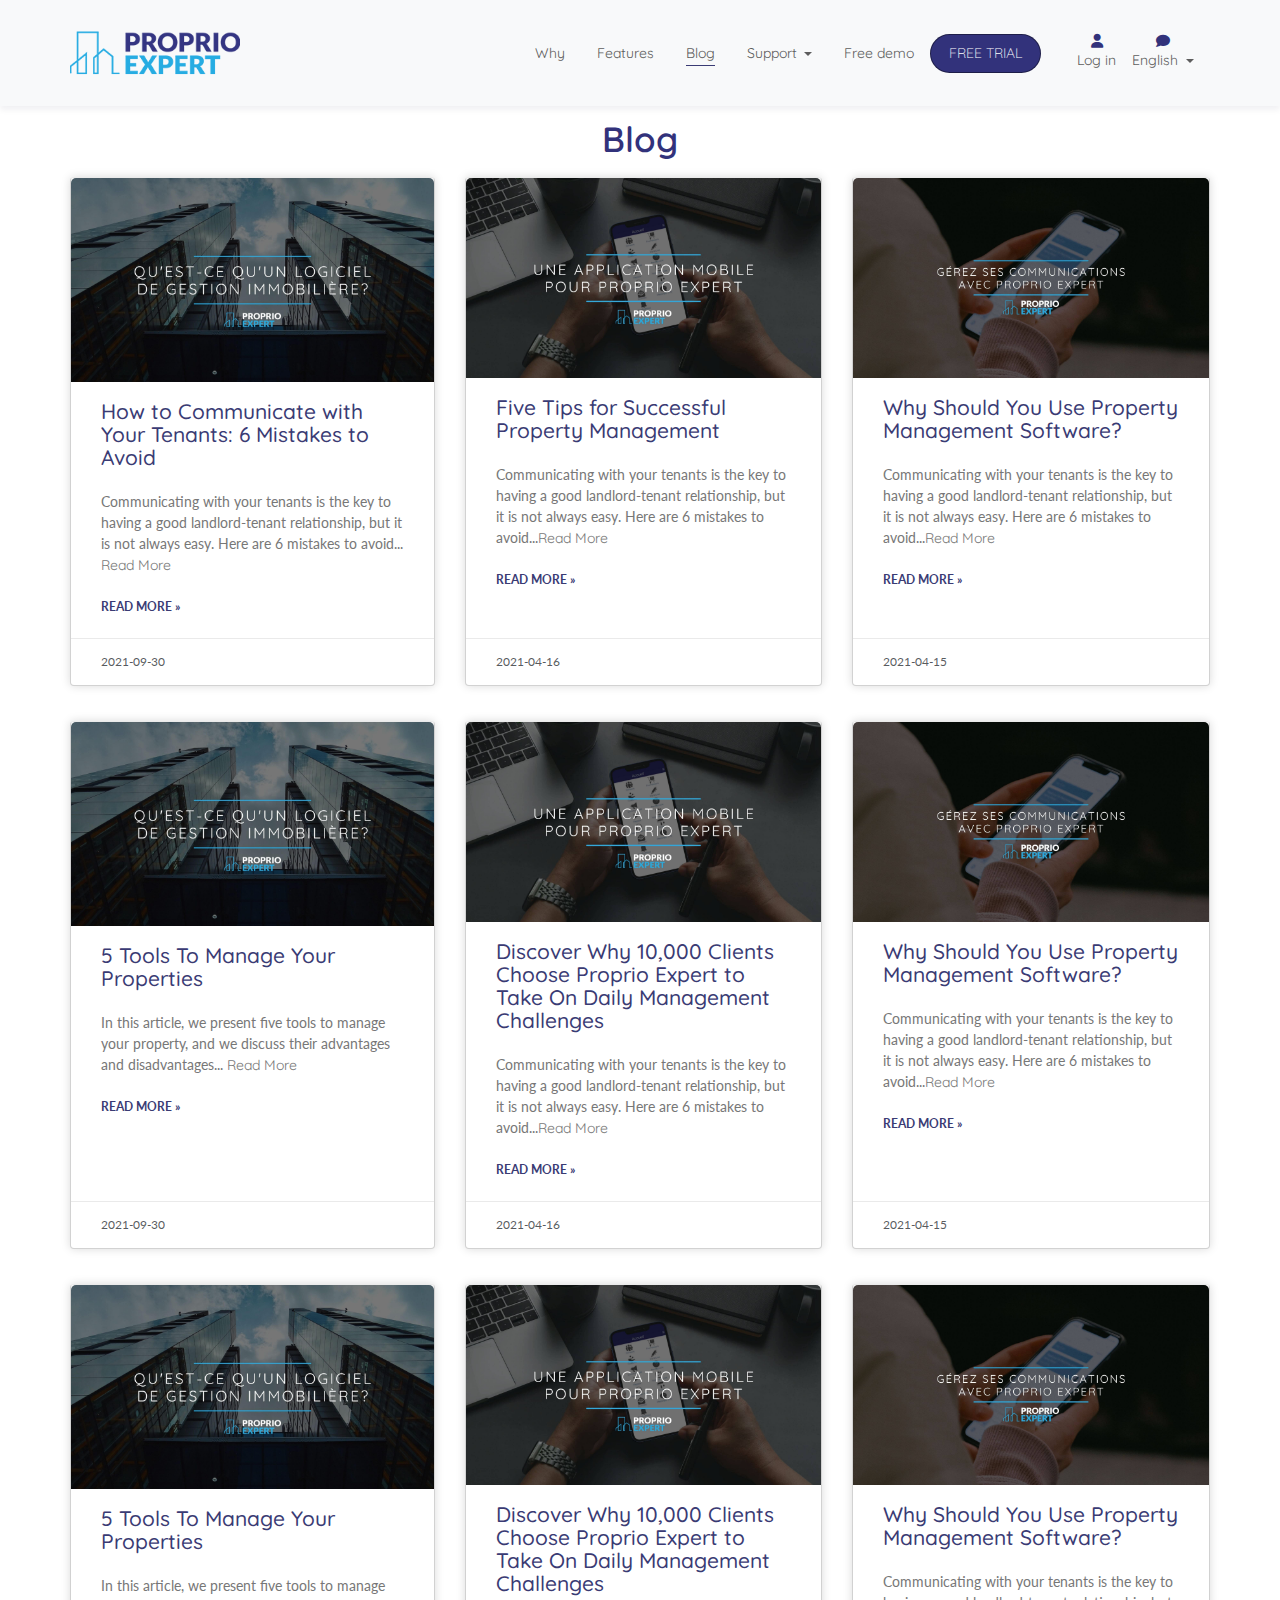
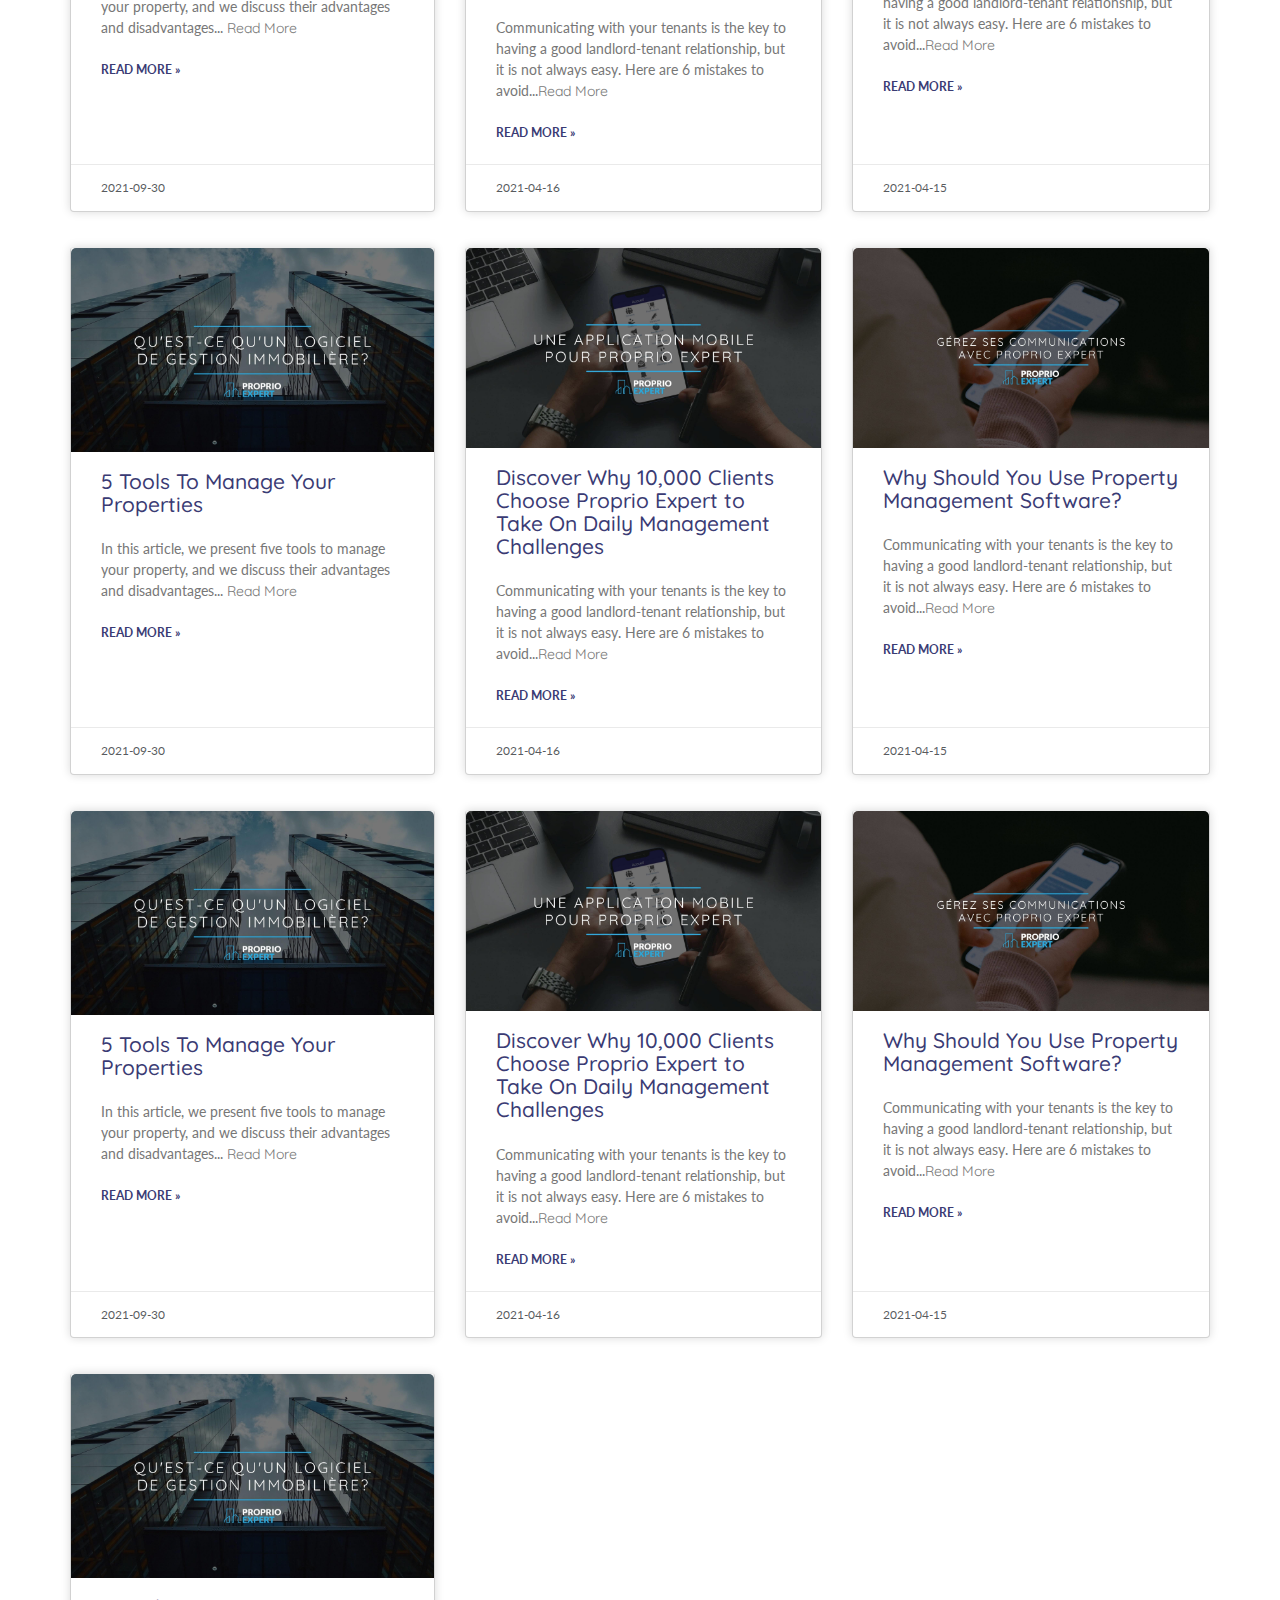
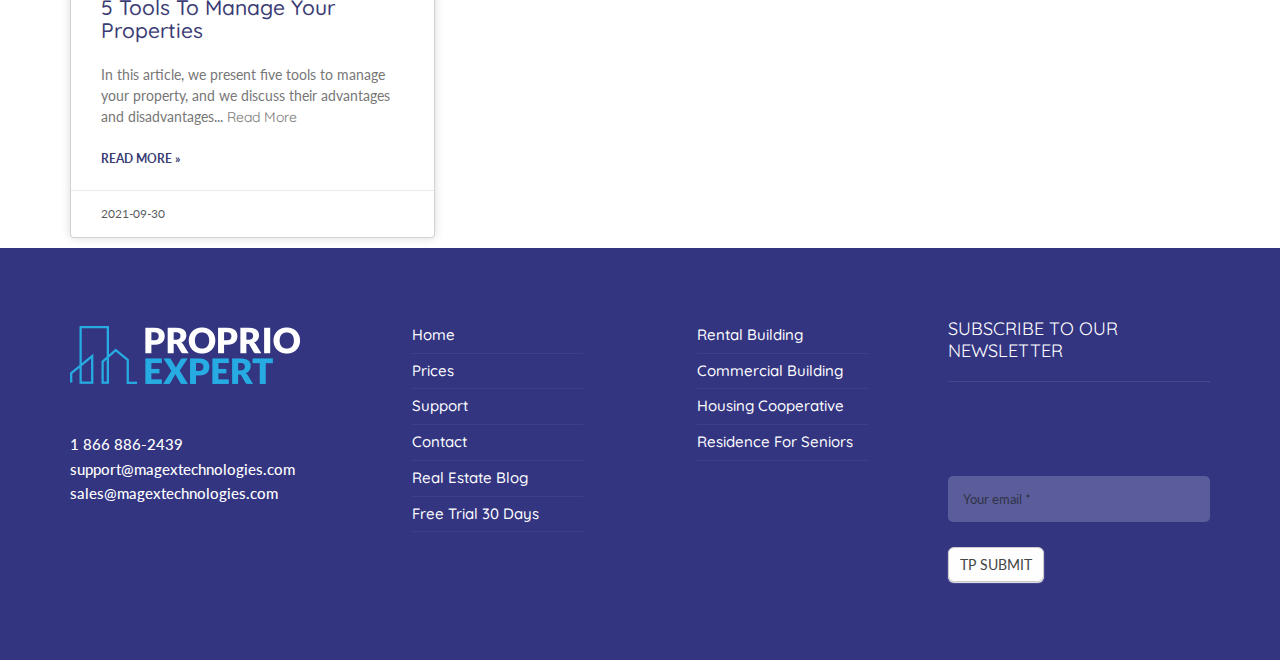
<file: Blog.html>
<!DOCTYPE html>
<html lang="en">
<head>
    <meta charset="UTF-8">
    <meta http-equiv="X-UA-Compatible" content="IE=edge">
    <meta name="viewport" content="width=device-width, initial-scale=1.0">
    <title>Proprio</title>
    <link rel="stylesheet" href="https://cdn.jsdelivr.net/npm/bootstrap@5.0.2/dist/css/bootstrap.min.css">
    <link rel="stylesheet" href="https://cdnjs.cloudflare.com/ajax/libs/font-awesome/6.1.1/css/all.min.css">
    <link rel="stylesheet" href="https://droitthemes.com/html/mak/css/imagelightbox.css">
    <link rel="stylesheet" href="./assets/css/slick-theme.css">
    <link rel="stylesheet" href="./assets/css/slick.css">
    <link rel="stylesheet" href="./assets/css/magnific-popup.css">
    <link rel="stylesheet" href="./assets/css/animate.min.css">
    <link rel="stylesheet" href="./assets/css/style.css">
</head>
<body id="home">
  <!--Start header Section-->
    <header class="Header" id="FixedScrol">
      <nav class="navbar navbar-expand-lg navbar-light bg-light ">
          <div class="container CtmCont">
            <a class="navbar-brand " href="index.html">
                <img src="./assets/image/pe-logo-171x55@2x.png" alt="img" class="img-fluid">
            </a>
            <button class="navbar-toggler" type="button" data-bs-toggle="collapse" data-bs-target="#navbarSupportedContent" aria-controls="navbarSupportedContent" aria-expanded="false" aria-label="Toggle navigation">
              <span class="navbar-toggler-icon"></span>
            </button>
            <div class="collapse navbar-collapse NavCollap" id="navbarSupportedContent">
              <ul class="navbar-nav ms-auto mb-2 mb-lg-0 NavberNav">
                <li class="nav-item">
                  <a class="nav-link" href="Why.html">Why</a>
                </li> 
                <li class="nav-item">
                  <a class="nav-link" href="Features.html">Features</a>
                </li>
                 <li class="nav-item">
                  <a class="nav-link active" href="Blog.html">Blog</a>
                </li> 
                <li class="nav-item dropdown">
                      <a class="nav-link dropdown-toggle" href="#" id="navbarDropdown" role="button" aria-expanded="false">
                          Support
                      </a>
                      <ul class="dropdown-menu" aria-labelledby="navbarDropdown">
                          <li><a class="dropdown-item" href="NotFoundPage.html">Procedures</a></li>
                          <li><a class="dropdown-item" href="#">Training</a></li>
                          <li><a class="dropdown-item" href="Contact.html">Contact</a></li>
                      </ul>
                  </li>
                <li class="nav-item">
                  <a class="nav-link" href="FreeDemo.html">Free demo</a>
                </li>
                <li class="nav-item">
                  <a class="nav-link freeButton" href="FreeTrial.html ">FREE TRIAL</a>
                </li> 
                <li class="nav-item ">
                  <a class="nav-link fontSiz" href="#"> 
                      <span><i class="fa-solid fa-user"></i></span> 
                      Log in</a>
                </li>
                <li class="nav-item dropdown language">
                  <a class="nav-link dropdown-toggle fontSiz" href="#" id="navbarDropdowns" role="button" aria-expanded="false">
                      <span><i class="fa-solid fa-comment"></i></span>
                      English
                  </a>
                  <ul class="dropdown-menu" aria-labelledby="navbarDropdowns">
                    <li> <a class="dropdown-item" href="#">Français</a></li>
                    <li> <a class="dropdown-item" href="#">English</a></li>
                  </ul>
                </li>
              </ul>
            </div>
          </div>
        </nav>
  </header>
  <!--End header section-->
  <!--Start Blog Section-->
  <section class="BlogWrap">
    <div class="container">
        <!-- Blog Head title -->
        <div class="col-12">
            <h1 class="BlogHead">Blog</h1>
        </div>
        <!-- Blog Head title -->
        <div class="GridBlog">
            <!-- Blog Items -->
            <div class="CTMrow">
              <div class="card ">
                  <div class="CardBlogImg">
                    <img src="./assets/image/compress2.jpg" class="card-img-top" alt="img">
                  </div>
                
                <div class="card-body">
                  <h5 class="card-title">
                    How to Communicate with Your Tenants: 6 Mistakes to Avoid </h5>
                    <p>Communicating with your tenants is the key to having a good landlord-tenant relationship, but it is not always easy. Here are 6 mistakes to avoid...<a href="#">Read More</a></p>
                  <p class="card-text">Read more &raquo;</p>
                </div>
                <div class="card-footer">
                  <small class="text-muted">2021-09-30</small>
                </div>
              </div>
            </div>
            <!-- Blog Items -->
            <div class="CTMrow">
              <div class="card ">
                <div class="CardBlogImg">
                    <img src="./assets/image/compress1.jpg" class="card-img-top" alt="img">
                  </div>
                <div class="card-body">
                  <h5 class="card-title">
                    Five Tips for Successful Property Management  </h5>
                    <p>Communicating with your tenants is the key to having a good landlord-tenant relationship, but it is not always easy. Here are 6 mistakes to avoid...<a href="#">Read More</a></p>
                  <p class="card-text">Read more &raquo;</p>
                </div>
                <div class="card-footer">
                  <small class="text-muted">2021-04-16</small>
                </div>
              </div>
            </div>
            <!-- Blog Items -->
            <div class="CTMrow">
              <div class="card ">
                <div class="CardBlogImg">
                    <img src="./assets/image/compress42.jpg" class="card-img-top" alt="img">
                  </div>
                <div class="card-body">
                  <h5 class="card-title">
                    Why Should You Use Property Management Software? </h5>
                    <p>Communicating with your tenants is the key to having a good landlord-tenant relationship, but it is not always easy. Here are 6 mistakes to avoid...<a href="#">Read More</a></p>
                  <p class="card-text">Read more &raquo;</p>
                </div>
                <div class="card-footer">
                  <small class="text-muted">2021-04-15</small>
                </div>
              </div>
            </div>
            <!-- Blog Items -->
            <div class="CTMrow">
              <div class="card ">
                  <div class="CardBlogImg">
                    <img src="./assets/image/compress2.jpg" class="card-img-top" alt="img">
                  </div>
                
                <div class="card-body">
                  <h5 class="card-title">5 Tools To Manage Your Properties  </h5>
                    <p>In this article, we present five tools to manage your property, and we discuss their advantages and disadvantages... <a href="#">Read More</a></p>
                  <p class="card-text">Read more &raquo;</p>
                </div>
                <div class="card-footer">
                  <small class="text-muted">2021-09-30</small>
                </div>
              </div>
            </div>
            <!-- Blog Items -->
            <div class="CTMrow">
              <div class="card ">
                <div class="CardBlogImg">
                    <img src="./assets/image/compress1.jpg" class="card-img-top" alt="img">
                  </div>
                <div class="card-body">
                  <h5 class="card-title">Discover Why 10,000 Clients Choose Proprio Expert to Take On Daily Management Challenges</h5>
                    <p>Communicating with your tenants is the key to having a good landlord-tenant relationship, but it is not always easy. Here are 6 mistakes to avoid...<a href="#">Read More</a></p>
                  <p class="card-text">Read more &raquo;</p>
                </div>
                <div class="card-footer">
                  <small class="text-muted">2021-04-16</small>
                </div>
              </div>
            </div>
            <!-- Blog Items -->
            <div class="CTMrow">
              <div class="card ">
                <div class="CardBlogImg">
                    <img src="./assets/image/compress42.jpg" class="card-img-top" alt="img">
                  </div>
                <div class="card-body">
                  <h5 class="card-title">
                    Why Should You Use Property Management Software? </h5>
                    <p>Communicating with your tenants is the key to having a good landlord-tenant relationship, but it is not always easy. Here are 6 mistakes to avoid...<a href="#">Read More</a></p>
                  <p class="card-text">Read more &raquo;</p>
                </div>
                <div class="card-footer">
                  <small class="text-muted">2021-04-15</small>
                </div>
              </div>
            </div>
            <!-- Blog Items -->
            <div class="CTMrow">
              <div class="card ">
                  <div class="CardBlogImg">
                    <img src="./assets/image/compress2.jpg" class="card-img-top" alt="img">
                  </div>
                
                <div class="card-body">
                  <h5 class="card-title">5 Tools To Manage Your Properties  </h5>
                    <p>In this article, we present five tools to manage your property, and we discuss their advantages and disadvantages... <a href="#">Read More</a></p>
                  <p class="card-text">Read more &raquo;</p>
                </div>
                <div class="card-footer">
                  <small class="text-muted">2021-09-30</small>
                </div>
              </div>
            </div>
            <!-- Blog Items -->
            <div class="CTMrow">
              <div class="card ">
                <div class="CardBlogImg">
                    <img src="./assets/image/compress1.jpg" class="card-img-top" alt="img">
                  </div>
                <div class="card-body">
                  <h5 class="card-title">Discover Why 10,000 Clients Choose Proprio Expert to Take On Daily Management Challenges</h5>
                    <p>Communicating with your tenants is the key to having a good landlord-tenant relationship, but it is not always easy. Here are 6 mistakes to avoid...<a href="#">Read More</a></p>
                  <p class="card-text">Read more &raquo;</p>
                </div>
                <div class="card-footer">
                  <small class="text-muted">2021-04-16</small>
                </div>
              </div>
            </div>
            <!-- Blog Items -->
            <div class="CTMrow">
              <div class="card ">
                <div class="CardBlogImg">
                    <img src="./assets/image/compress42.jpg" class="card-img-top" alt="img">
                  </div>
                <div class="card-body">
                  <h5 class="card-title">
                    Why Should You Use Property Management Software? </h5>
                    <p>Communicating with your tenants is the key to having a good landlord-tenant relationship, but it is not always easy. Here are 6 mistakes to avoid...<a href="#">Read More</a></p>
                  <p class="card-text">Read more &raquo;</p>
                </div>
                <div class="card-footer">
                  <small class="text-muted">2021-04-15</small>
                </div>
              </div>
            </div>
            <!-- Blog Items -->
            <div class="CTMrow">
              <div class="card ">
                  <div class="CardBlogImg">
                    <img src="./assets/image/compress2.jpg" class="card-img-top" alt="img">
                  </div>
                
                <div class="card-body">
                  <h5 class="card-title">5 Tools To Manage Your Properties  </h5>
                    <p>In this article, we present five tools to manage your property, and we discuss their advantages and disadvantages... <a href="#">Read More</a></p>
                  <p class="card-text">Read more &raquo;</p>
                </div>
                <div class="card-footer">
                  <small class="text-muted">2021-09-30</small>
                </div>
              </div>
            </div>
            <!-- Blog Items -->
            <div class="CTMrow">
              <div class="card ">
                <div class="CardBlogImg">
                    <img src="./assets/image/compress1.jpg" class="card-img-top" alt="img">
                  </div>
                <div class="card-body">
                  <h5 class="card-title">Discover Why 10,000 Clients Choose Proprio Expert to Take On Daily Management Challenges</h5>
                    <p>Communicating with your tenants is the key to having a good landlord-tenant relationship, but it is not always easy. Here are 6 mistakes to avoid...<a href="#">Read More</a></p>
                  <p class="card-text">Read more &raquo;</p>
                </div>
                <div class="card-footer">
                  <small class="text-muted">2021-04-16</small>
                </div>
              </div>
            </div>
            <!-- Blog Items -->
            <div class="CTMrow">
              <div class="card ">
                <div class="CardBlogImg">
                    <img src="./assets/image/compress42.jpg" class="card-img-top" alt="img">
                  </div>
                <div class="card-body">
                  <h5 class="card-title">
                    Why Should You Use Property Management Software? </h5>
                    <p>Communicating with your tenants is the key to having a good landlord-tenant relationship, but it is not always easy. Here are 6 mistakes to avoid...<a href="#">Read More</a></p>
                  <p class="card-text">Read more &raquo;</p>
                </div>
                <div class="card-footer">
                  <small class="text-muted">2021-04-15</small>
                </div>
              </div>
            </div>
            <!-- Blog Items -->
            <div class="CTMrow">
              <div class="card ">
                  <div class="CardBlogImg">
                    <img src="./assets/image/compress2.jpg" class="card-img-top" alt="img">
                  </div>
                
                <div class="card-body">
                  <h5 class="card-title">5 Tools To Manage Your Properties  </h5>
                    <p>In this article, we present five tools to manage your property, and we discuss their advantages and disadvantages... <a href="#">Read More</a></p>
                  <p class="card-text">Read more &raquo;</p>
                </div>
                <div class="card-footer">
                  <small class="text-muted">2021-09-30</small>
                </div>
              </div>
            </div>
            <!-- Blog Items -->
            <div class="CTMrow">
              <div class="card ">
                <div class="CardBlogImg">
                    <img src="./assets/image/compress1.jpg" class="card-img-top" alt="img">
                  </div>
                <div class="card-body">
                  <h5 class="card-title">Discover Why 10,000 Clients Choose Proprio Expert to Take On Daily Management Challenges</h5>
                    <p>Communicating with your tenants is the key to having a good landlord-tenant relationship, but it is not always easy. Here are 6 mistakes to avoid...<a href="#">Read More</a></p>
                  <p class="card-text">Read more &raquo;</p>
                </div>
                <div class="card-footer">
                  <small class="text-muted">2021-04-16</small>
                </div>
              </div>
            </div>
            <!-- Blog Items -->
            <div class="CTMrow">
              <div class="card ">
                <div class="CardBlogImg">
                    <img src="./assets/image/compress42.jpg" class="card-img-top" alt="img">
                  </div>
                <div class="card-body">
                  <h5 class="card-title">
                    Why Should You Use Property Management Software? </h5>
                    <p>Communicating with your tenants is the key to having a good landlord-tenant relationship, but it is not always easy. Here are 6 mistakes to avoid...<a href="#">Read More</a></p>
                  <p class="card-text">Read more &raquo;</p>
                </div>
                <div class="card-footer">
                  <small class="text-muted">2021-04-15</small>
                </div>
              </div>
            </div>
            <!-- Blog Items -->
            <div class="CTMrow">
              <div class="card ">
                  <div class="CardBlogImg">
                    <img src="./assets/image/compress2.jpg" class="card-img-top" alt="img">
                  </div>
                
                <div class="card-body">
                  <h5 class="card-title">5 Tools To Manage Your Properties  </h5>
                    <p>In this article, we present five tools to manage your property, and we discuss their advantages and disadvantages... <a href="#">Read More</a></p>
                  <p class="card-text">Read more &raquo;</p>
                </div>
                <div class="card-footer">
                  <small class="text-muted">2021-09-30</small>
                </div>
              </div>
            </div>
           
            
          </div>
    </div>
</section>
<!--End Blog Section-->
 
  <!--Start footer Section-->
  <footer class="footerWrap">
    <div class="container CtmContiner">
      <div class="footerGrid">
          <div class="FooterInner">
            <div class="FooterLogoimg">
              <a href="#"><img src="./assets/image/footerLogo.png" alt="img" class="img-fluid FooterIMG"></a>
            </div>
            <div class="footerSaport">
              <p class="footerPrag">1 866 886-2439 </p>
              <p class="footerPrag">support@magextechnologies.com</p>
              <p class="footerPrag">sales@magextechnologies.com</p>
            </div>
          </div>
          <div class="FooterInner">
            <ul class="FooterManu">
              <li class="footerList">
                <a href="#" class="footerLink">home</a>
              </li>
              <li class="footerList">
                <a href="#" class="footerLink">Prices</a>
              </li>
              <li class="footerList">
                <a href="#" class="footerLink">Support</a>
              </li>
              <li class="footerList">
                <a href="#" class="footerLink">Contact</a>
              </li>
              <li class="footerList">
                <a href="#" class="footerLink">Real estate blog</a>
              </li>
              <li class="footerList">
                <a href="#" class="footerLink">Free trial 30 days</a>
              </li>
            </ul>
          </div>
          <div class="FooterInner">
            <ul class="FooterManu">
              <li class="footerList">
                <a href="#" class="footerLink">Rental building</a>
              </li>
              <li class="footerList">
                <a href="#" class="footerLink">Commercial building</a>
              </li>
              <li class="footerList">
                <a href="#" class="footerLink">housing cooperative</a>
              </li>
              <li class="footerList">
                <a href="#" class="footerLink">Residence for seniors</a>
              </li>
            </ul>
          </div>
          <div class="FooterInner">
            <div class="FooterSubmit">
              <h3 class="submitHead">SUBSCRIBE TO OUR NEWSLETTER</h3>
            </div>
            <div class="footerSubmitMail">
              <form>
                <div class="mb-3 F_Mail">
                  <input type="email" class="form-control" id="exampleInputEmail1" placeholder="Your email *">
                </div>
                <button type="submit" class="btn btn-primary SubmitBtn"> TP SUBMIT </button>
              </form>
            </div>
          </div>
      </div>
    </div>
  </footer>
   <!--End footer Section-->
   <!--Stary UP Scroll ICON -->
    <div class="up_icon">
      <a href="#home">
        <i class="fa-solid fa-angle-up UpIcon"></i>
      </a>
    </div>
   <!--End UP Scroll ICON -->


  <script src="https://code.jquery.com/jquery-3.6.0.min.js"></script>
  <script src="https://cdn.jsdelivr.net/npm/bootstrap@5.0.2/dist/js/bootstrap.bundle.min.js"></script>
  <script src="./assets/js/slick.min.js"></script>
  <script src="./assets/js/imagelightbox.js"></script>
  <script src="./assets/js/imagesloaded.pkgd.min.js"></script>
  <script src="./assets/js/jquery.magnific-popup.min.js"></script>
  <script src="./assets/js/wow.min.js"></script>
  <script src="./assets/js/main.js"></script>
</body>
</html>
</file>
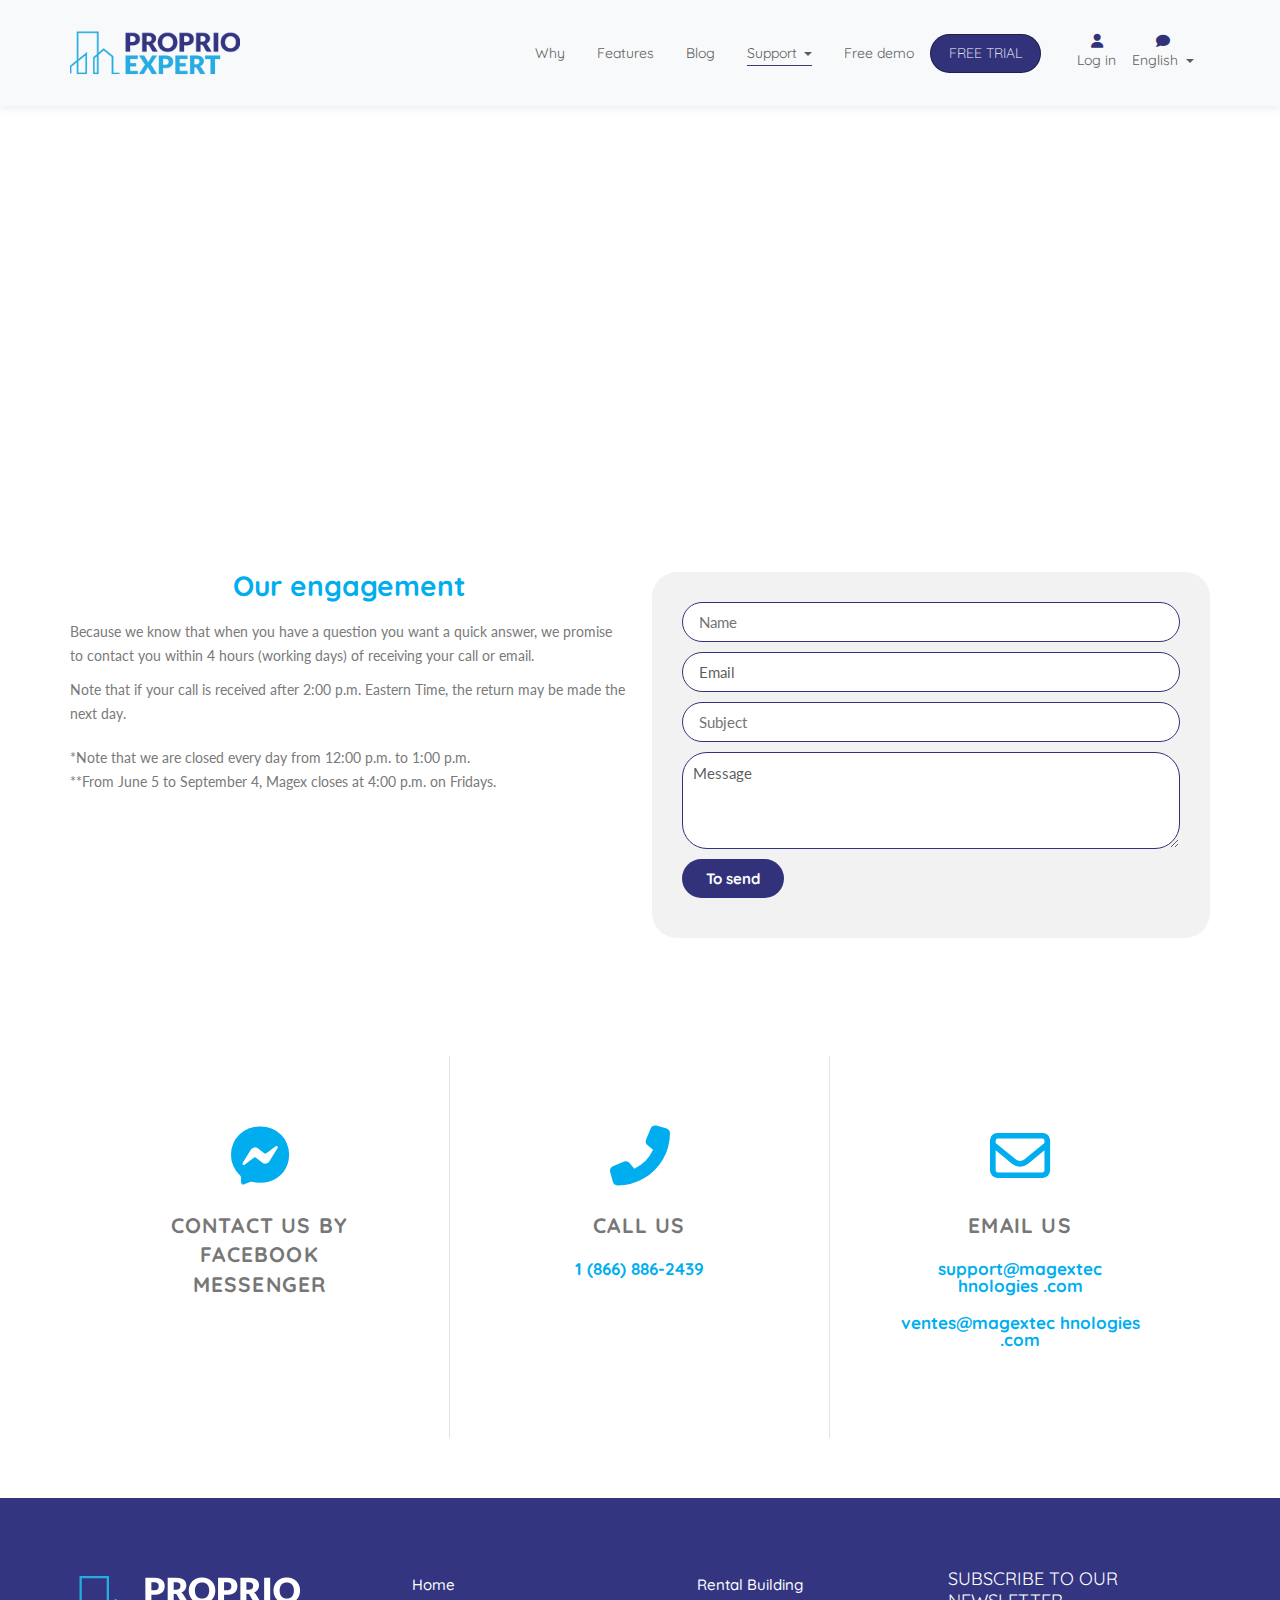
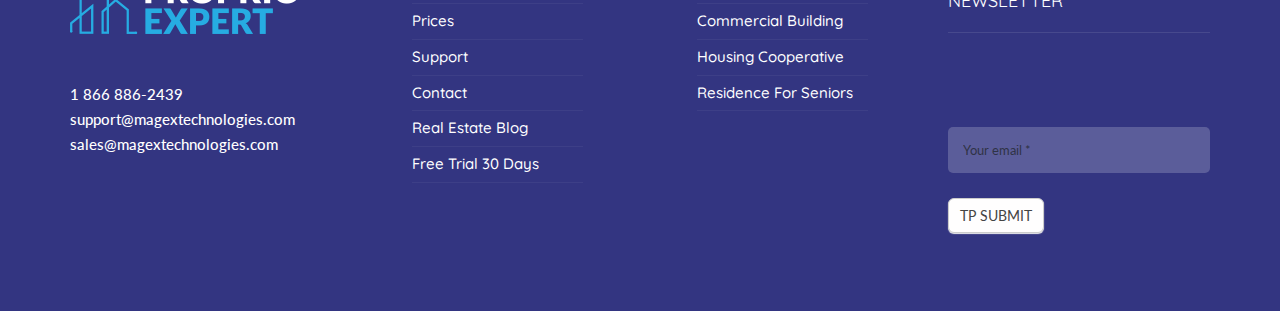
<file: Contact.html>
<!DOCTYPE html>
<html lang="en">
<head>
    <meta charset="UTF-8">
    <meta http-equiv="X-UA-Compatible" content="IE=edge">
    <meta name="viewport" content="width=device-width, initial-scale=1.0">
    <title>Proprio</title>
    <link rel="stylesheet" href="https://cdn.jsdelivr.net/npm/bootstrap@5.0.2/dist/css/bootstrap.min.css">
    <link rel="stylesheet" href="https://cdnjs.cloudflare.com/ajax/libs/font-awesome/6.1.1/css/all.min.css">
    <link rel="stylesheet" href="https://droitthemes.com/html/mak/css/imagelightbox.css">
    <link rel="stylesheet" href="./assets/css/slick-theme.css">
    <link rel="stylesheet" href="./assets/css/slick.css">
    <link rel="stylesheet" href="./assets/css/magnific-popup.css">
    <link rel="stylesheet" href="./assets/css/animate.min.css">
    <link rel="stylesheet" href="./assets/css/style.css">
</head>
<body id="home">
  <!--Start header Section-->
    <header class="Header" id="FixedScrol">
      <nav class="navbar navbar-expand-lg navbar-light bg-light ">
          <div class="container CtmCont">
            <a class="navbar-brand " href="index.html">
                <img src="./assets/image/pe-logo-171x55@2x.png" alt="img" class="img-fluid">
            </a>
            <button class="navbar-toggler" type="button" data-bs-toggle="collapse" data-bs-target="#navbarSupportedContent" aria-controls="navbarSupportedContent" aria-expanded="false" aria-label="Toggle navigation">
              <span class="navbar-toggler-icon"></span>
            </button>
            <div class="collapse navbar-collapse NavCollap" id="navbarSupportedContent">
              <ul class="navbar-nav ms-auto mb-2 mb-lg-0 NavberNav">
                <li class="nav-item">
                  <a class="nav-link" href="Why.html">Why</a>
                </li> 
                <li class="nav-item">
                  <a class="nav-link" href="Features.html">Features</a>
                </li>
                 <li class="nav-item">
                  <a class="nav-link" href="Blog.html">Blog</a>
                </li> 
                <li class="nav-item dropdown ">
                      <a class="nav-link dropdown-toggle active" href="#" id="navbarDropdown" role="button" aria-expanded="false">
                          Support
                      </a>
                      <ul class="dropdown-menu" aria-labelledby="navbarDropdown">
                          <li><a class="dropdown-item" href="NotFoundPage.html">Procedures</a></li>
                          <li><a class="dropdown-item" href="#">Training</a></li>
                          <li><a class="dropdown-item " href="Contact.html">Contact</a></li>
                      </ul>
                  </li>
                <li class="nav-item">
                  <a class="nav-link" href="FreeDemo.html">Free demo</a>
                </li>
                <li class="nav-item">
                  <a class="nav-link freeButton" href="FreeTrial.html">FREE TRIAL</a>
                </li> 
                <li class="nav-item ">
                  <a class="nav-link fontSiz" href="LogIn.html"> 
                      <span><i class="fa-solid fa-user"></i></span> 
                      Log in</a>
                </li>
                <li class="nav-item dropdown language">
                  <a class="nav-link dropdown-toggle fontSiz" href="#" id="navbarDropdowns" role="button" aria-expanded="false">
                      <span><i class="fa-solid fa-comment"></i></span>
                      English
                  </a>
                  <ul class="dropdown-menu" aria-labelledby="navbarDropdowns">
                    <li> <a class="dropdown-item" href="#">Français</a></li>
                    <li> <a class="dropdown-item" href="#">English</a></li>
                  </ul>
                </li>
              </ul>
            </div>
          </div>
        </nav>
  </header>
  <!--End header section-->  
  <!--Start Contact section-->  
    <section class="ContactWrapper">
      <div class="YourLOcation">
        <iframe src="https://maps.google.com/maps?q=Magex%20Technologies&t=m&z=14&output=embed&iwloc=near" style="border:0;" allowfullscreen="" loading="lazy" referrerpolicy="no-referrer-when-downgrade"></iframe>
      </div>
      <div class="container">
        <div class="row CROWS">
          <div class="col-xl-6 col-lg-6 col-md-6 col-sm-12">
            <div class="AboutContaint">
              <h3 class="AboutHead">Our engagement</h3>
              <p class="AboutPra">Because we know that when you have a question you want a quick answer, we promise to contact you within 4 hours (working days) of receiving your call or email.</p>
              <p class="AboutPra">Note that if your call is received after 2:00 p.m. Eastern Time, the return may be made the next day.</p>
              <div class="aboutPraDat">
                <p>*Note that we are closed every day from 12:00 p.m. to 1:00 p.m. </p>
                <p>**From June 5 to September 4, Magex closes at 4:00 p.m. on Fridays.</p>
              </div>
            </div>
          </div>
          <div class="col-xl-6 col-lg-6 col-md-6 col-sm-12">
          <div class="AboutFromMain">
            <form action="/action_page.php">
              <!-- <label for="name">name</label><br> -->
              <input type="text" id="name" name="fname" placeholder="Name"><br>
              <!-- <label for="exampleFormControlInput1" class="form-label">Email*</label> -->
              <input type="email" class="form-control" id="exampleFormControlInput1" placeholder="Email">
              <!-- <label for="subject">Subject</label><br> -->
              <input type="text" id="subject" name="subject" placeholder="Subject"><br>
              <!-- <label for="exampleFormControlTextarea1" class="form-label">Message</label> -->
              <textarea class="form-control" id="exampleFormControlTextarea1" rows="3" placeholder="Message"></textarea>
              <div class="AboutBUTTON">
                <a class="AboutButton" href="#">To send</a>
              </div>
            </form>
          </div>
          </div>
        </div>
        <div class="ContactGrid">
          <div class="ContactItems">
            <div class="ContactInner">
              <a href="#"><i class="fab fa-facebook-messenger ContactICON"></i></a>
            </div>
            <h3 class="Contacthed">
              <a href="#" > Contact us by facebook Messenger</a>
            </h3>
          </div>
          <div class="ContactItems">
            <div class="ContactInner">
              <a href="#"><i class="fas fa-phone-alt ContactICON"></i></a>
            </div>
            <h3 class="Contacthed">
              <a href="#" > Call us </a >
            </h3>
            <div class="ContactLINK">
              <a href="#" >1 (866) 886-2439</a>
            </div>
          </div>
          <div class="ContactItems">
            <div class="ContactInner">
              <a href="#"><i class="far fa-envelope ContactICON"></i></a>
            </div>
            <h3 class="Contacthed">
              <a href="#" >Email us </a>
            </h3>
            <div class="ContactLINK">
              <a href="#" >
                support@magextec
                hnologies
                .com</a>
            </div>
            <div class="ContactLINK">
              <a href="#" >
                ventes@magextec
                hnologies
                .com</a>
            </div>
          </div>
        </div>
      </div>
    </section>
  <!--End Contact section-->  
  <!--Start footer Section-->
  <footer class="footerWrap">
    <div class="container CtmContiner">
      <div class="footerGrid">
          <div class="FooterInner">
            <div class="FooterLogoimg">
              <a href="#"><img src="./assets/image/footerLogo.png" alt="img" class="img-fluid FooterIMG"></a>
            </div>
            <div class="footerSaport">
              <p class="footerPrag">1 866 886-2439 </p>
              <p class="footerPrag">support@magextechnologies.com</p>
              <p class="footerPrag">sales@magextechnologies.com</p>
            </div>
          </div>
          <div class="FooterInner">
            <ul class="FooterManu">
              <li class="footerList">
                <a href="#" class="footerLink">home</a>
              </li>
              <li class="footerList">
                <a href="#" class="footerLink">Prices</a>
              </li>
              <li class="footerList">
                <a href="#" class="footerLink">Support</a>
              </li>
              <li class="footerList">
                <a href="#" class="footerLink">Contact</a>
              </li>
              <li class="footerList">
                <a href="#" class="footerLink">Real estate blog</a>
              </li>
              <li class="footerList">
                <a href="#" class="footerLink">Free trial 30 days</a>
              </li>
            </ul>
          </div>
          <div class="FooterInner">
            <ul class="FooterManu">
              <li class="footerList">
                <a href="#" class="footerLink">Rental building</a>
              </li>
              <li class="footerList">
                <a href="#" class="footerLink">Commercial building</a>
              </li>
              <li class="footerList">
                <a href="#" class="footerLink">housing cooperative</a>
              </li>
              <li class="footerList">
                <a href="#" class="footerLink">Residence for seniors</a>
              </li>
            </ul>
          </div>
          <div class="FooterInner">
            <div class="FooterSubmit">
              <h3 class="submitHead">SUBSCRIBE TO OUR NEWSLETTER</h3>
            </div>
            <div class="footerSubmitMail">
              <form>
                <div class="mb-3 F_Mail">
                  <input type="email" class="form-control" id="exampleInputEmail1" placeholder="Your email *">
                </div>
                <button type="submit" class="btn btn-primary SubmitBtn"> TP SUBMIT </button>
              </form>
            </div>
          </div>
      </div>
    </div>
  
  </footer>
   <!--End footer Section-->
   <!--Stary UP Scroll ICON -->
    <div class="up_icon">
      <a href="#home">
        <i class="fa-solid fa-angle-up UpIcon"></i>
      </a>
    </div>
   <!--End UP Scroll ICON -->


  <script src="https://code.jquery.com/jquery-3.6.0.min.js"></script>
  <script src="https://cdn.jsdelivr.net/npm/bootstrap@5.0.2/dist/js/bootstrap.bundle.min.js"></script>
  <script src="./assets/js/slick.min.js"></script>
  <script src="./assets/js/imagelightbox.js"></script>
  <script src="./assets/js/imagesloaded.pkgd.min.js"></script>
  <script src="./assets/js/jquery.magnific-popup.min.js"></script>
  <script src="./assets/js/wow.min.js"></script>
  <script src="./assets/js/main.js"></script>
</body>
</html>
</file>
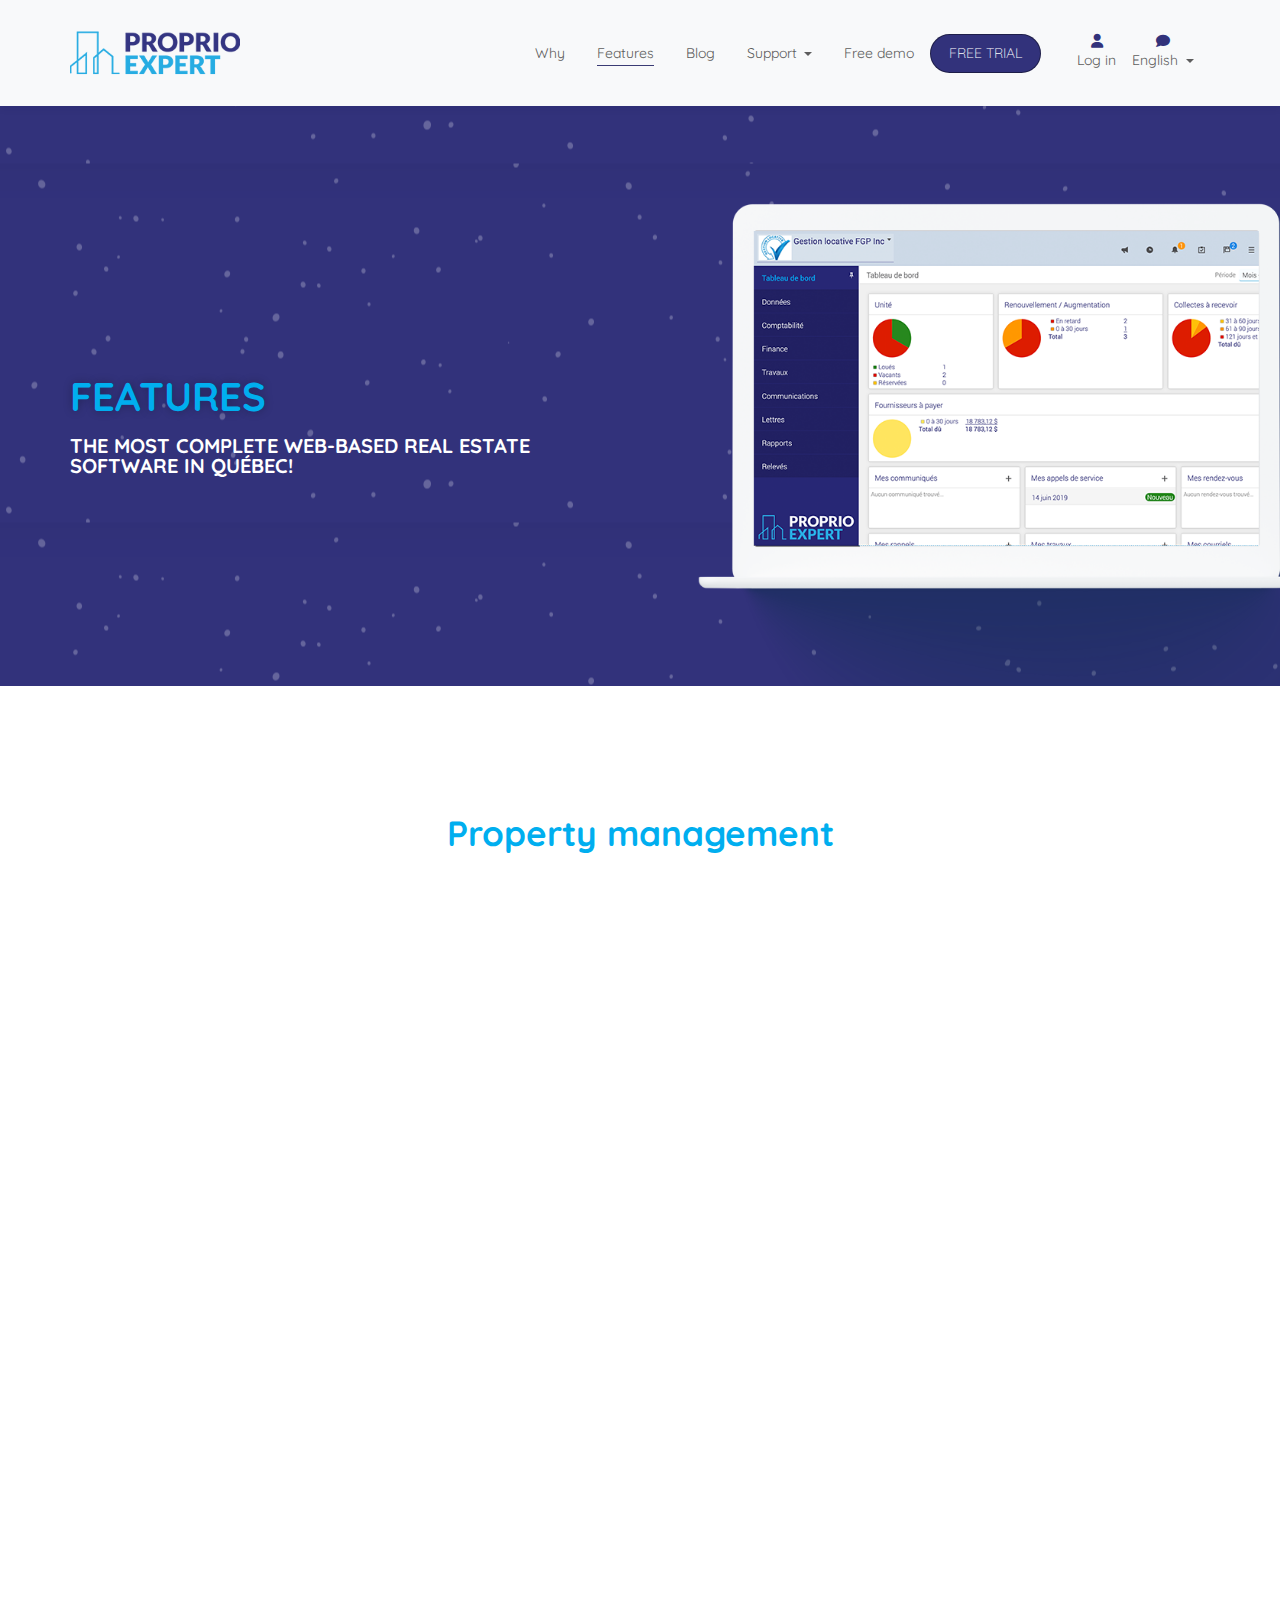
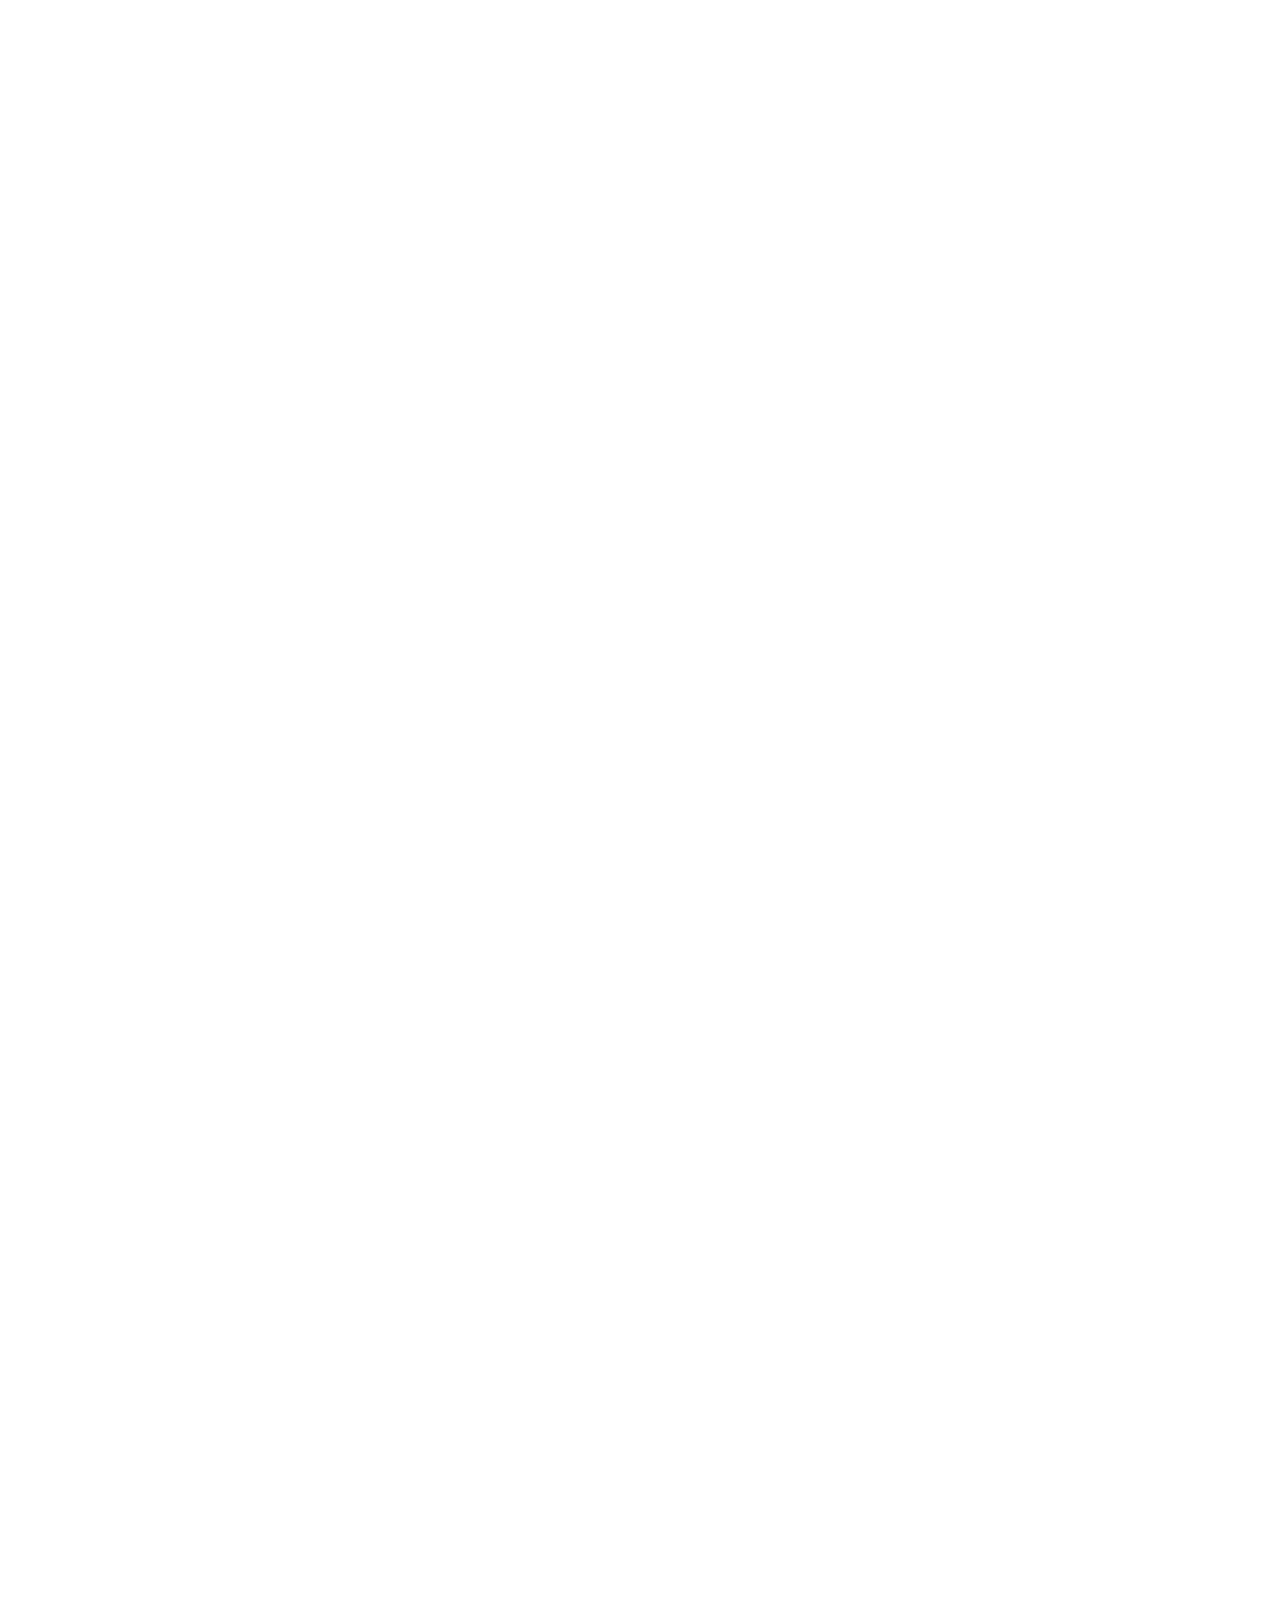
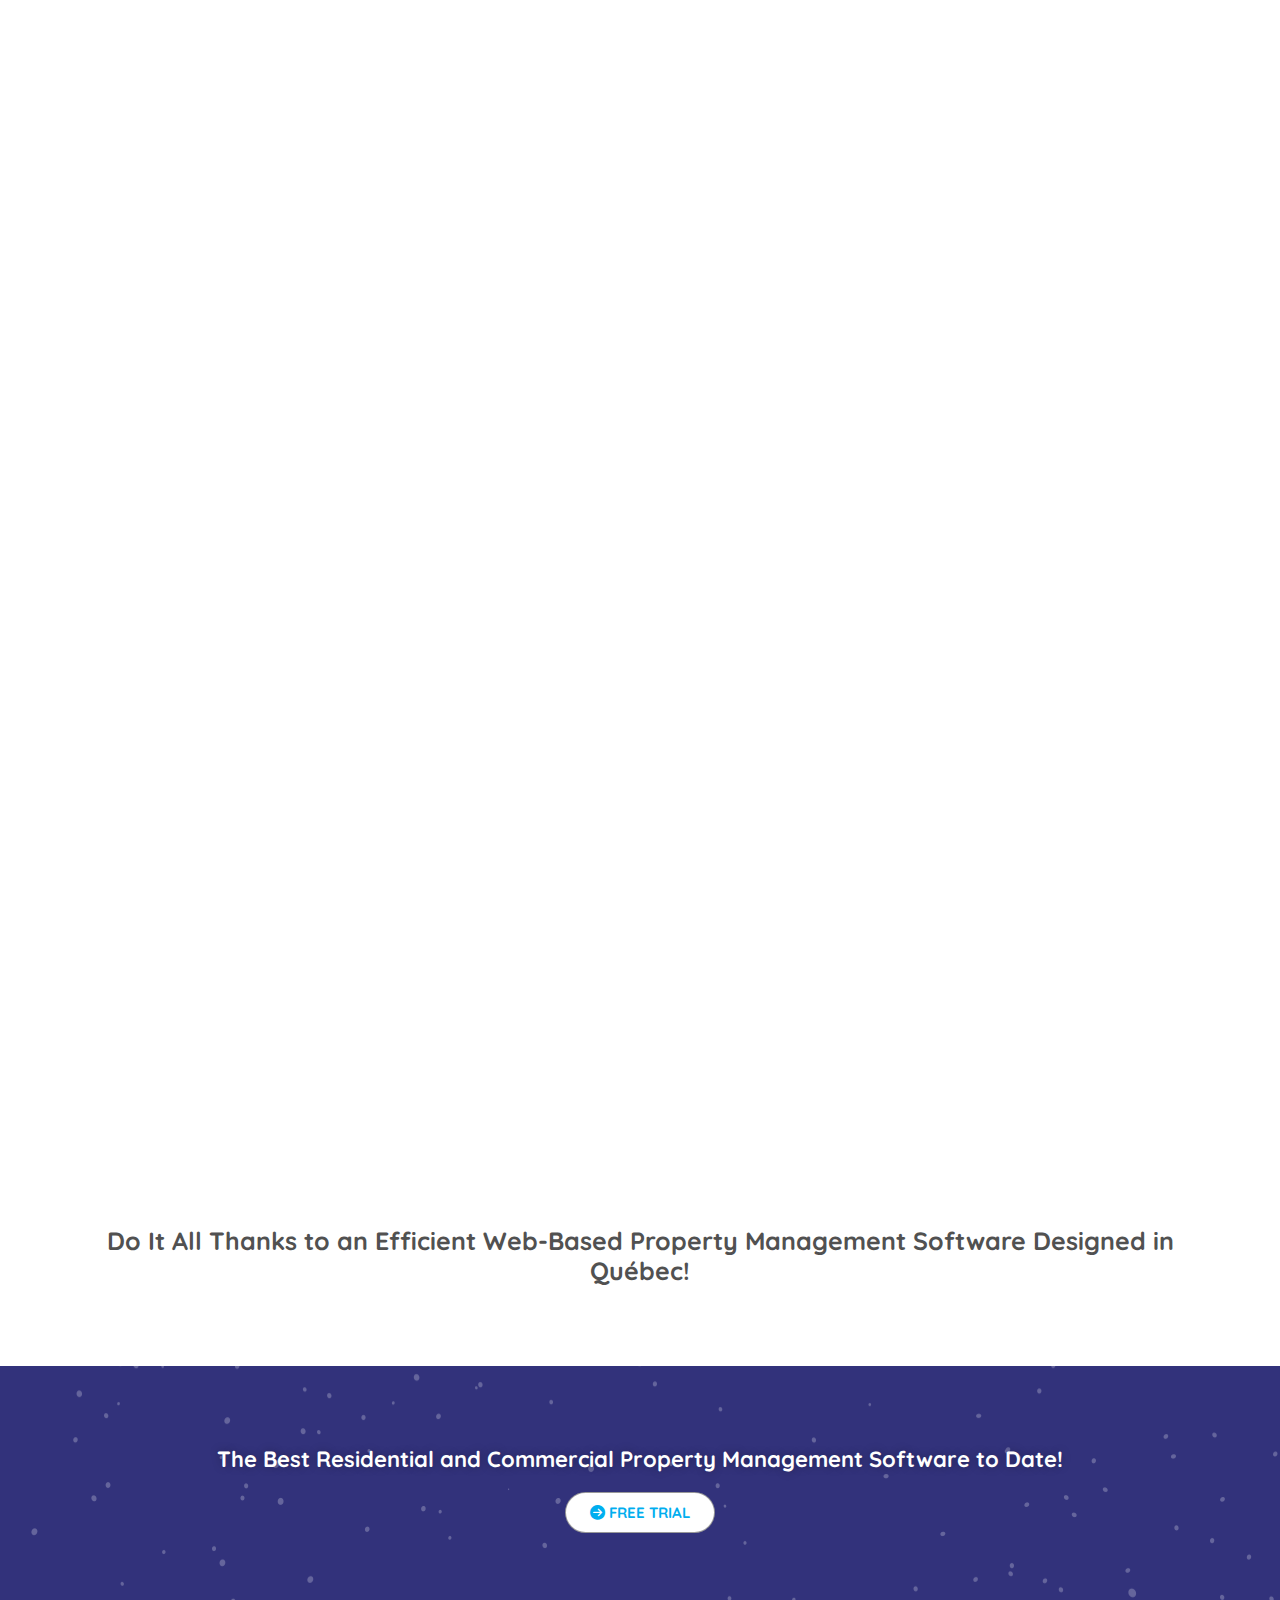
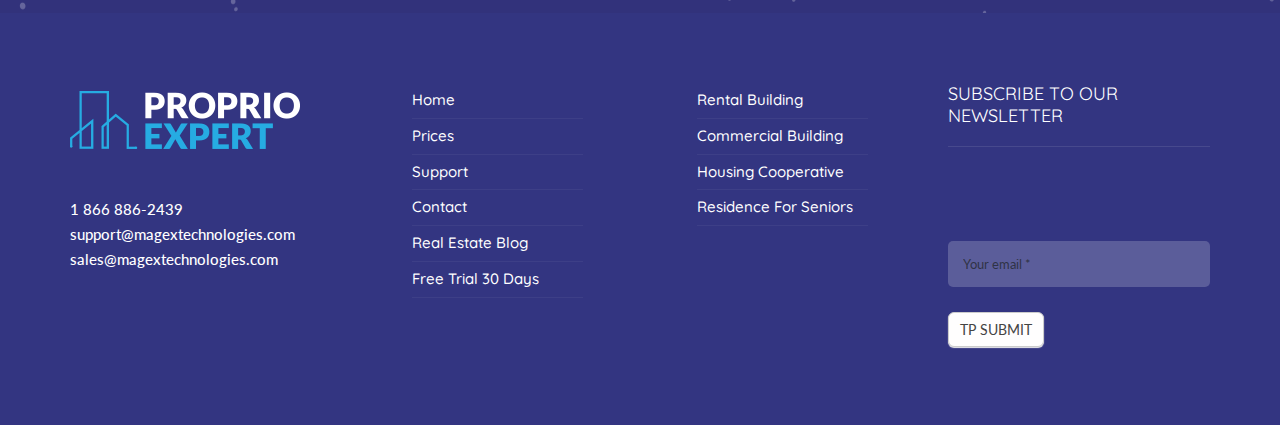
<file: Features.html>
<!DOCTYPE html>
<html lang="en">
<head>
    <meta charset="UTF-8">
    <meta http-equiv="X-UA-Compatible" content="IE=edge">
    <meta name="viewport" content="width=device-width, initial-scale=1.0">
    <title>Proprio</title>
    <link rel="stylesheet" href="https://cdn.jsdelivr.net/npm/bootstrap@5.0.2/dist/css/bootstrap.min.css">
    <link rel="stylesheet" href="https://cdnjs.cloudflare.com/ajax/libs/font-awesome/6.1.1/css/all.min.css">
    <link rel="stylesheet" href="https://droitthemes.com/html/mak/css/imagelightbox.css">
    <link rel="stylesheet" href="./assets/css/slick-theme.css">
    <link rel="stylesheet" href="./assets/css/slick.css">
    <link rel="stylesheet" href="./assets/css/magnific-popup.css">
    <link rel="stylesheet" href="./assets/css/animate.min.css">
    <link rel="stylesheet" href="./assets/css/style.css">
</head>
<body id="home">
  <!--Start header Section-->
    <header class="Header" id="FixedScrol">
      <nav class="navbar navbar-expand-lg navbar-light bg-light ">
          <div class="container CtmCont">
            <a class="navbar-brand " href="index.html">
                <img src="./assets/image/pe-logo-171x55@2x.png" alt="img" class="img-fluid">
            </a>
            <button class="navbar-toggler" type="button" data-bs-toggle="collapse" data-bs-target="#navbarSupportedContent" aria-controls="navbarSupportedContent" aria-expanded="false" aria-label="Toggle navigation">
              <span class="navbar-toggler-icon"></span>
            </button>
            <div class="collapse navbar-collapse NavCollap" id="navbarSupportedContent">
              <ul class="navbar-nav ms-auto mb-2 mb-lg-0 NavberNav">
                <li class="nav-item">
                  <a class="nav-link" href="Why.html">Why</a>
                </li> 
                <li class="nav-item">
                  <a class="nav-link active" href="Features.html">Features</a>
                </li>
                 <li class="nav-item">
                  <a class="nav-link" href="Blog.html">Blog</a>
                </li> 
                <li class="nav-item dropdown">
                      <a class="nav-link dropdown-toggle" href="#" id="navbarDropdown" role="button" aria-expanded="false">
                          Support
                      </a>
                      <ul class="dropdown-menu" aria-labelledby="navbarDropdown">
                          <li><a class="dropdown-item" href="NotFoundPage.html">Procedures</a></li>
                          <li><a class="dropdown-item" href="#">Training</a></li>
                          <li><a class="dropdown-item" href="Contact.html">Contact</a></li>
                      </ul>
                  </li>
                <li class="nav-item">
                  <a class="nav-link" href="FreeDemo.html">Free demo</a>
                </li>
                <li class="nav-item">
                  <a class="nav-link freeButton" href="FreeTrial.html">FREE TRIAL</a>
                </li> 
                <li class="nav-item ">
                  <a class="nav-link fontSiz" href="LogIn.html"> 
                      <span><i class="fa-solid fa-user"></i></span> 
                      Log in</a>
                </li>
                <li class="nav-item dropdown language">
                  <a class="nav-link dropdown-toggle fontSiz" href="#" id="navbarDropdowns" role="button" aria-expanded="false">
                      <span><i class="fa-solid fa-comment"></i></span>
                      English
                  </a>
                  <ul class="dropdown-menu" aria-labelledby="navbarDropdowns">
                    <li> <a class="dropdown-item" href="#">Français</a></li>
                    <li> <a class="dropdown-item" href="#">English</a></li>
                  </ul>
                </li>
              </ul>
            </div>
          </div>
        </nav>
  </header>
  <!--End header section-->
  <!--Start Banner Section-->
  <section class="FeaturesWrap">
        <div class="container">
            <div class="row">
                <div class="col-xl-6 col-md-6 col-sm-6 col-12">
                    <div class="FeaturesBanner">
                        <h2 class="Featureshead wow fadeInLeft" data-wow-duration="1.75s" data-wow-delay="0.50s">Features</h2>
                        <p class="FeaturesPrag wow fadeInUp" data-wow-duration="1.75s" data-wow-delay="0.50s">THE MOST COMPLETE WEB-BASED REAL ESTATE SOFTWARE IN QUÉBEC!</p>
                    </div>
                </div>
                <div class="col-xl-6 col-md-6 col-sm-6 col-12">
                    <div class="FeaturesBannerRight">
                        <div class="FeaturesIMGWrap wow fadeInUp" data-wow-duration="1.75s" data-wow-delay="0.50s">
                            <img src="./assets/image/Featuresbanner.png" alt="img" class="img-fluid FeaturesIMG">
                        </div>
                    </div>
                </div>
            </div>
        </div>
    </section>
  <!--End Banner Section-->
  <!--Start Property Section-->
  <section class="PropertyWrapper">
      <div class="container">
          <div class="PropertyHeadTitle wow fadeInUp" data-wow-duration="1s" data-wow-delay="0.50s">
              <h2 class="PropertyHead ">Property management</h2>
          </div>
          <!--DEMO items -->
            <div class="PropertyGrid">
                <div class="PropertyTitle wow fadeIn" data-wow-duration="1.75s" data-wow-delay="0.50s">
                <h3 class="PropertyHead">Real estate dashboard</h3>
                <p class="PropertyPra">Proprio Expert Web notifies you when you have one or more <strong>vacant apartments, rents with balance, rental requests</strong> to be analyzed, <strong>appointments on your agenda, maintenance and repairs</strong>  to be carried out and much more in one fell swoop eye!</p>
                    <ul class="PropertyManuItems wow fadeIn" data-wow-duration="1.75s" data-wow-delay="0.50s">
                        <li class="PropertyList">
                        <span class="PropertyIcons">
                        <i class="fas fa-check"></i> </span>
                        <span>A solution to create, sign and manage leases electronically!</span>
                        </li>
                        <li class="PropertyList">
                        <span class="PropertyIcons">
                        <i class="fas fa-check"></i> </span>
                        <span>Easy access to data, in real time and at all times</span>
                        </li>
                        <li class="PropertyList">
                        <span class="SoftListIcons">
                        <i class="fas fa-check"></i> </span>
                        <span>An easy to use interface</span>
                        </li>
                    </ul> 
                    <div class="FREETRIALbtn wow fadeInLeft" data-wow-duration="1.75s" data-wow-delay="0.50s">
                    <a href="#">
                        <span class="FreeIcon"><i class="fas fa-arrow-circle-right"></i> </span> 
                        FREE TRY</a>
                    </div>
                </div>
                <div class="PropertyImg wow fadeInRight" data-wow-duration="1.75s" data-wow-delay="0.50s">
                    <img src="./assets/image/freetryl.png" alt="img" class="img-fluid DiscIMG">
                </div>

            </div>
            <!--DEMO items -->
          <!--DEMO items -->
            <div class="PropertyGrid">
                <div class="PropertyImg wow fadeInLeft" data-wow-duration="1.75s" data-wow-delay="0.50s">
                    <img src="./assets/image/tryal2.png" alt="img" class="img-fluid DiscIMG">
                </div>
                <div class="PropertyTitle wow fadeIn" data-wow-duration="1.75s" data-wow-delay="0.50s">
                <h3 class="PropertyHead">Automated Letters and Notices</h3>
                <p class="PropertyPra">Imagine <strong>letters and notices that write themselves</strong> addressed to the right tenant with information that concerns them, such as their address, the amount of their late payment, or the amount of their rent increase.</p>
                <p class="PropertyPra">Thanks to Proprio Expert, not only can you do that, but you can also <strong>send emails and text messages directly on the platform</strong> to be analyzed, <strong>appointments on your agenda, maintenance and repairs</strong>  . Of course, the communications are archived for future reference.</p>
                    <div class="FREETRIALbtn wow fadeInRight" data-wow-duration="1.75s" data-wow-delay="0.50s">
                    <a href="#">
                        <span class="FreeIcon"><i class="fas fa-arrow-circle-right"></i> </span> 
                        DISCOVER ALL THE FEATURES OF PROPRIO EXPERT</a>
                    </div>
                </div>
            </div>
            <!--DEMO items -->
          <!--DEMO items -->
            <div class="PropertyGrid">
                <div class="PropertyTitle wow fadeIn" data-wow-duration="1.75s" data-wow-delay="0.50s">
                <h3 class="PropertyHead">Real estate dashboard</h3>
                <p class="PropertyPra">Proprio Expert Web notifies you when you have one or more <strong>vacant apartments, rents with balance, rental requests</strong> to be analyzed, <strong>appointments on your agenda, maintenance and repairs</strong>  to be carried out and much more in one fell swoop eye!</p>
                    <ul class="PropertyManuItems wow fadeIn" data-wow-duration="1.75s" data-wow-delay="0.50s">
                        <li class="PropertyList">
                        <span class="PropertyIcons">
                        <i class="fas fa-check"></i> </span>
                        <span>A solution to create, sign and manage leases electronically!</span>
                        </li>
                        <li class="PropertyList">
                        <span class="PropertyIcons">
                        <i class="fas fa-check"></i> </span>
                        <span>Easy access to data, in real time and at all times</span>
                        </li>
                        <li class="PropertyList">
                        <span class="SoftListIcons">
                        <i class="fas fa-check"></i> </span>
                        <span>An easy to use interface</span>
                        </li>
                    </ul> 
                    <div class="FREETRIALbtn wow fadeInLeft" data-wow-duration="1.75s" data-wow-delay="0.50s">
                    <a href="#">
                        <span class="FreeIcon"><i class="fas fa-arrow-circle-right"></i> </span> 
                        FREE TRY</a>
                    </div>
                </div>
                <div class="PropertyImg wow fadeInRight" data-wow-duration="1.75s" data-wow-delay="0.50s">
                    <img src="./assets/image/tryal3.png" alt="img" class="img-fluid DiscIMG">
                </div>

            </div>
            <!--DEMO items -->
          <!--DEMO items -->
          <div class="PropertyGrid">
            <div class="PropertyImg wow fadeInLeft" data-wow-duration="1.75s" data-wow-delay="0.50s">
                <img src="./assets/image/tryal4.png" alt="img" class="img-fluid DiscIMG">
            </div>
            <div class="PropertyTitle wow fadeIn" data-wow-duration="1.75s" data-wow-delay="0.50s">
            <h3 class="PropertyHead">Real estate dashboard</h3>
            <p class="PropertyPra">Proprio Expert Web notifies you when you have one or more <strong>vacant apartments, rents with balance, rental requests</strong> to be analyzed, <strong>appointments on your agenda, maintenance and repairs</strong>  to be carried out and much more in one fell swoop eye!</p>
                <ul class="PropertyManuItems wow fadeIn" data-wow-duration="1.75s" data-wow-delay="0.50s">
                    <li class="PropertyList">
                    <span class="PropertyIcons">
                    <i class="fas fa-check"></i> </span>
                    <span>A solution to create, sign and manage leases electronically!</span>
                    </li>
                    <li class="PropertyList">
                    <span class="PropertyIcons">
                    <i class="fas fa-check"></i> </span>
                    <span>Easy access to data, in real time and at all times</span>
                    </li>
                    <li class="PropertyList">
                    <span class="SoftListIcons">
                    <i class="fas fa-check"></i> </span>
                    <span>An easy to use interface</span>
                    </li>
                </ul> 
                <div class="FREETRIALbtn wow fadeInRight" data-wow-duration="1.75s" data-wow-delay="0.50s">
                <a href="#">
                    <span class="FreeIcon"><i class="fas fa-arrow-circle-right"></i> </span> 
                    FREE TRY</a>
                </div>
            </div>
        </div>
        <!--DEMO items -->
            <!--proper Head-->
            <div class="PropertyHeadTitle ComboHed wow fadeInUp" data-wow-duration="1s" data-wow-delay="0.50s">
                <h2 class="PropertyHead ">Property Accounting</h2>
            </div>
            <!--proper Head-->
          <!--DEMO items -->
            <div class="PropertyGrid">
                <div class="PropertyTitle wow fadeIn" data-wow-duration="1.75s" data-wow-delay="0.50s">
                <h3 class="PropertyHead">Real estate dashboard</h3>
                <p class="PropertyPra">Proprio Expert Web notifies you when you have one or more <strong>vacant apartments, rents with balance, rental requests</strong> to be analyzed, <strong>appointments on your agenda, maintenance and repairs</strong>  to be carried out and much more in one fell swoop eye!</p>
                    <ul class="PropertyManuItems wow fadeIn" data-wow-duration="1.75s" data-wow-delay="0.50s">
                        <li class="PropertyList">
                        <span class="PropertyIcons">
                        <i class="fas fa-check"></i> </span>
                        <span>A solution to create, sign and manage leases electronically!</span>
                        </li>
                        <li class="PropertyList">
                        <span class="PropertyIcons">
                        <i class="fas fa-check"></i> </span>
                        <span>Easy access to data, in real time and at all times</span>
                        </li>
                        <li class="PropertyList">
                        <span class="SoftListIcons">
                        <i class="fas fa-check"></i> </span>
                        <span>An easy to use interface</span>
                        </li>
                    </ul> 
                    <div class="FREETRIALbtn wow fadeInLeft" data-wow-duration="1.75s" data-wow-delay="0.50s">
                    <a href="#">
                        <span class="FreeIcon"><i class="fas fa-arrow-circle-right"></i> </span> 
                        FREE TRY</a>
                    </div>
                </div>
                <div class="PropertyImg wow fadeInRight" data-wow-duration="1.75s" data-wow-delay="0.50s">
                    <img src="./assets/image/tryal5.png" alt="img" class="img-fluid DiscIMG ExIMG">
                </div>

            </div>
            <!--DEMO items -->
          <!--DEMO items -->
          <div class="PropertyGrid">
            <div class="PropertyImg wow fadeInLeft" data-wow-duration="1.75s" data-wow-delay="0.50s">
                <img src="./assets/image/tryal6.png" alt="img" class="img-fluid DiscIMG ExIMG">
            </div>
            <div class="PropertyTitle wow fadeIn" data-wow-duration="1.75s" data-wow-delay="0.50s">
            <h3 class="PropertyHead">Real estate dashboard</h3>
            <p class="PropertyPra">Proprio Expert Web notifies you when you have one or more <strong>vacant apartments, rents with balance, rental requests</strong> to be analyzed, <strong>appointments on your agenda, maintenance and repairs</strong>  to be carried out and much more in one fell swoop eye!</p>
                <ul class="PropertyManuItems wow fadeIn" data-wow-duration="1.75s" data-wow-delay="0.50s">
                    <li class="PropertyList">
                    <span class="PropertyIcons">
                    <i class="fas fa-check"></i> </span>
                    <span>A solution to create, sign and manage leases electronically!</span>
                    </li>
                    <li class="PropertyList">
                    <span class="PropertyIcons">
                    <i class="fas fa-check"></i> </span>
                    <span>Easy access to data, in real time and at all times</span>
                    </li>
                    <li class="PropertyList">
                    <span class="SoftListIcons">
                    <i class="fas fa-check"></i> </span>
                    <span>An easy to use interface</span>
                    </li>
                </ul> 
                <div class="FREETRIALbtn wow fadeInRight" data-wow-duration="1.75s" data-wow-delay="0.50s">
                <a href="#">
                    <span class="FreeIcon"><i class="fas fa-arrow-circle-right"></i> </span> 
                    FREE TRY</a>
                </div>
            </div>
        </div>
        <!--DEMO items -->
        <!--proper Head-->
            <div class="PropertyHeadTitle">
                <h2 class="PropertyHeadbtm ">Do It All Thanks to an Efficient Web-Based Property Management Software Designed in Québec!</h2>
            </div>
            <!--proper Head-->
      </div>
  </section>
  <!--End Property Section-->
  
  <!--End Property Section-->
  <section class="SoftwareManagement">
      <div class="container">
          <div class="SoftwareManagementMiin">
              <div class="SoftwareManagementContint">
                  <h2 class="SoftwareManagementHead">The Best Residential and Commercial Property Management Software to Date!</h2>
                  <div class="FreeBUTTON"><a class="freeButton" href="#"> <span><i class="fas fa-arrow-circle-right"></i> </span>FREE TRIAL</a></div>
              </div>

          </div>
      </div>
  </section>
  <!--End Property Section-->
    
  <!--Start footer Section-->
  <footer class="footerWrap">
    <div class="container CtmContiner">
      <div class="footerGrid">
          <div class="FooterInner">
            <div class="FooterLogoimg">
              <a href="#"><img src="./assets/image/footerLogo.png" alt="img" class="img-fluid FooterIMG"></a>
            </div>
            <div class="footerSaport">
              <p class="footerPrag">1 866 886-2439 </p>
              <p class="footerPrag">support@magextechnologies.com</p>
              <p class="footerPrag">sales@magextechnologies.com</p>
            </div>
          </div>
          <div class="FooterInner">
            <ul class="FooterManu">
              <li class="footerList">
                <a href="#" class="footerLink">home</a>
              </li>
              <li class="footerList">
                <a href="#" class="footerLink">Prices</a>
              </li>
              <li class="footerList">
                <a href="#" class="footerLink">Support</a>
              </li>
              <li class="footerList">
                <a href="#" class="footerLink">Contact</a>
              </li>
              <li class="footerList">
                <a href="#" class="footerLink">Real estate blog</a>
              </li>
              <li class="footerList">
                <a href="#" class="footerLink">Free trial 30 days</a>
              </li>
            </ul>
          </div>
          <div class="FooterInner">
            <ul class="FooterManu">
              <li class="footerList">
                <a href="#" class="footerLink">Rental building</a>
              </li>
              <li class="footerList">
                <a href="#" class="footerLink">Commercial building</a>
              </li>
              <li class="footerList">
                <a href="#" class="footerLink">housing cooperative</a>
              </li>
              <li class="footerList">
                <a href="#" class="footerLink">Residence for seniors</a>
              </li>
            </ul>
          </div>
          <div class="FooterInner">
            <div class="FooterSubmit">
              <h3 class="submitHead">SUBSCRIBE TO OUR NEWSLETTER</h3>
            </div>
            <div class="footerSubmitMail">
              <form>
                <div class="mb-3 F_Mail">
                  <input type="email" class="form-control" id="exampleInputEmail1" placeholder="Your email *">
                </div>
                <button type="submit" class="btn btn-primary SubmitBtn"> TP SUBMIT </button>
              </form>
            </div>
          </div>
      </div>
    </div>
  </footer>
   <!--End footer Section-->
   <!--Stary UP Scroll ICON -->
    <div class="up_icon">
      <a href="#home">
        <i class="fa-solid fa-angle-up UpIcon"></i>
      </a>
    </div>
   <!--End UP Scroll ICON -->


  <script src="https://code.jquery.com/jquery-3.6.0.min.js"></script>
  <script src="https://cdn.jsdelivr.net/npm/bootstrap@5.0.2/dist/js/bootstrap.bundle.min.js"></script>
  <script src="./assets/js/slick.min.js"></script>
  <script src="./assets/js/imagelightbox.js"></script>
  <script src="./assets/js/imagesloaded.pkgd.min.js"></script>
  <script src="./assets/js/jquery.magnific-popup.min.js"></script>
  <script src="./assets/js/wow.min.js"></script>
  <script src="./assets/js/main.js"></script>
</body>
</html>
</file>
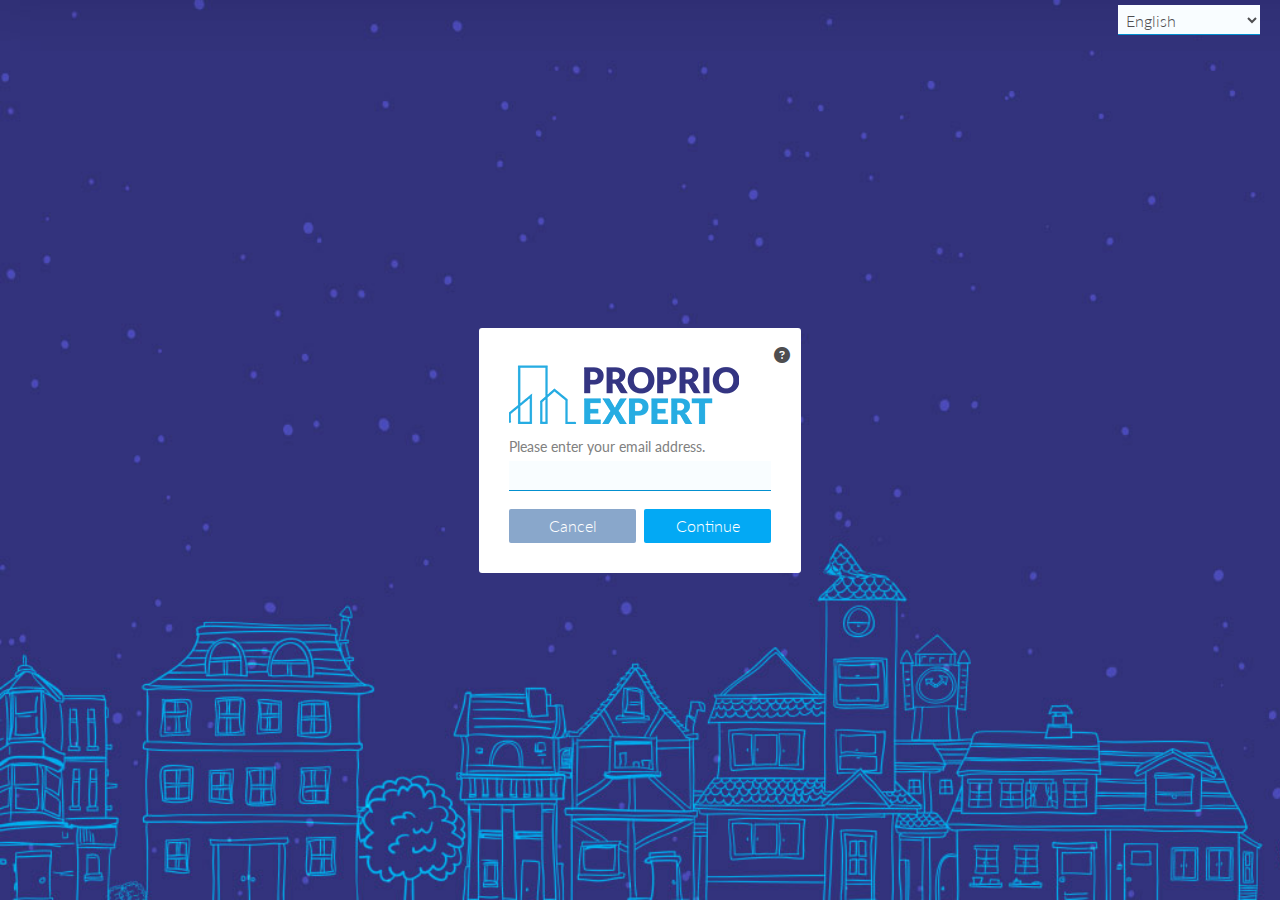
<file: ForgetMail.html>
<!DOCTYPE html>
<html lang="en">
<head>
    <meta charset="UTF-8">
    <meta http-equiv="X-UA-Compatible" content="IE=edge">
    <meta name="viewport" content="width=device-width, initial-scale=1.0">
    <title>Proprio</title>
    <link rel="stylesheet" href="https://cdn.jsdelivr.net/npm/bootstrap@5.0.2/dist/css/bootstrap.min.css">
    <link rel="stylesheet" href="https://cdnjs.cloudflare.com/ajax/libs/font-awesome/6.1.1/css/all.min.css">
    <link rel="stylesheet" href="./assets/css/animate.min.css">
    <link rel="stylesheet" href="./assets/css/style.css">
</head>
<body>
    <div class="ForgetMailWrap">
        <div class="ForgetMailLangusENG">
            <select >
                <option selected="selected" value="1">English</option>
                <option value="0">French</option>
                <option value="3">Portuguese</option>
            </select>
        </div>
        <div class="ForgetMailContaintWrapper">
            <div class="ForgetMailContaint">
                <div class="ForgetMailInner">
                    <div class="ForgetMailFlax">
                        <div class="ForgetMailLOGO">
                            <a class="logo" href="index.html"><img src="./assets/image/pe-logo-171x55@2x.png" alt="ProprioExpert" class="img-fluid" ></a>
                        </div>
                        <div class="ForgetMailQustion">
                            <a href="#"><i class="fas fa-question-circle"></i></a>
                        </div>
                    </div>
                    <div class="paddingTop">
                        <div class="inputLabel">Please enter your email address.</div>
                        <div class="ForgetMailLangus">
                            <input type="text" maxlength="50">
                        </div>
                    </div>
                    <div class="ForgetMailBUTTON">
                        <button class="ForgetMailBtn" >Cancel</button>
                        <button class="ForgetMailBtn ForgetMailBtnTwo">Continue</button>
                      </div>
                </div>
            </div>
        </div>
        
    </div>

    <script src="https://code.jquery.com/jquery-3.6.0.min.js"></script>
    <script src="https://cdn.jsdelivr.net/npm/bootstrap@5.0.2/dist/js/bootstrap.bundle.min.js"></script>
    <script src="./assets/js/wow.min.js"></script>
    <script src="./assets/js/main.js"></script>
</body>
</html>
</file>
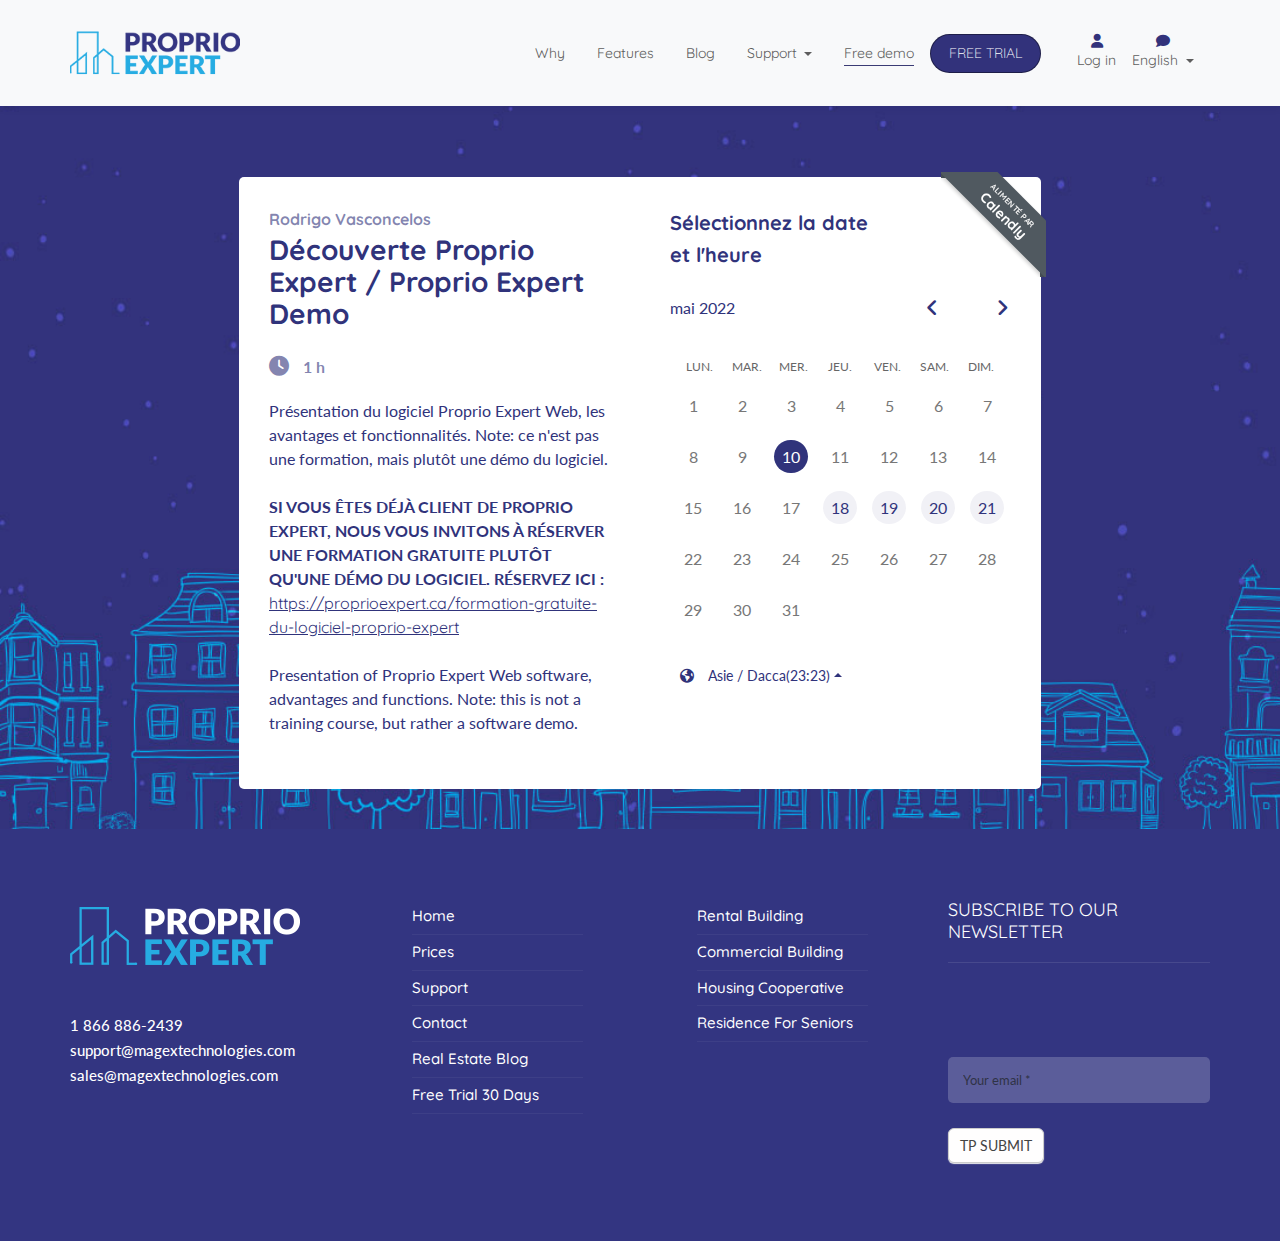
<file: FreeDemo.html>
<!DOCTYPE html>
<html lang="en">
<head>
    <meta charset="UTF-8">
    <meta http-equiv="X-UA-Compatible" content="IE=edge">
    <meta name="viewport" content="width=device-width, initial-scale=1.0">
    <title>Proprio</title>
    <link rel="stylesheet" href="https://cdn.jsdelivr.net/npm/bootstrap@5.0.2/dist/css/bootstrap.min.css">
    <link rel="stylesheet" href="https://cdnjs.cloudflare.com/ajax/libs/font-awesome/6.1.1/css/all.min.css">
    <link rel="stylesheet" href="./assets/css/animate.min.css">
    <link rel="stylesheet" href="./assets/css/style.css">
</head>
<body id="home">
    <!--Start header Section-->
      <header class="Header" id="FixedScrol">
        <nav class="navbar navbar-expand-lg navbar-light bg-light ">
            <div class="container CtmCont">
              <a class="navbar-brand " href="index.html">
                  <img src="./assets/image/pe-logo-171x55@2x.png" alt="img" class="img-fluid">
              </a>
              <button class="navbar-toggler" type="button" data-bs-toggle="collapse" data-bs-target="#navbarSupportedContent" aria-controls="navbarSupportedContent" aria-expanded="false" aria-label="Toggle navigation">
                <span class="navbar-toggler-icon"></span>
              </button>
              <div class="collapse navbar-collapse NavCollap" id="navbarSupportedContent">
                <ul class="navbar-nav ms-auto mb-2 mb-lg-0 NavberNav">
                  <li class="nav-item">
                    <a class="nav-link" href="Why.html">Why</a>
                  </li> 
                  <li class="nav-item">
                    <a class="nav-link" href="Features.html">Features</a>
                  </li>
                   <li class="nav-item">
                    <a class="nav-link" href="Blog.html">Blog</a>
                  </li> 
                  <li class="nav-item dropdown">
                        <a class="nav-link dropdown-toggle" href="#" id="navbarDropdown" role="button" aria-expanded="false">
                            Support
                        </a>
                        <ul class="dropdown-menu" aria-labelledby="navbarDropdown">
                            <li><a class="dropdown-item" href="NotFoundPage.html">Procedures</a></li>
                            <li><a class="dropdown-item" href="#">Training</a></li>
                            <li><a class="dropdown-item" href="Contact.html">Contact</a></li>
                        </ul>
                    </li>
                  <li class="nav-item">
                    <a class="nav-link active" href="FreeDemo.html">Free demo</a>
                  </li>
                  <li class="nav-item">
                    <a class="nav-link freeButton" href="FreeTrial.html">FREE TRIAL</a>
                  </li> 
                  <li class="nav-item ">
                    <a class="nav-link fontSiz" href="LogIn.html"> 
                        <span><i class="fa-solid fa-user"></i></span> 
                        Log in</a>
                  </li>
                  <li class="nav-item dropdown language">
                    <a class="nav-link dropdown-toggle fontSiz" href="#" id="navbarDropdowns" role="button" aria-expanded="false">
                        <span><i class="fa-solid fa-comment"></i></span>
                        English
                    </a>
                    <ul class="dropdown-menu" aria-labelledby="navbarDropdowns">
                      <li> <a class="dropdown-item" href="#">Français</a></li>
                      <li> <a class="dropdown-item" href="#">English</a></li>
                    </ul>
                  </li>
                </ul>
              </div>
            </div>
          </nav>
    </header>
    <!--End header section-->
    <section class="FreeDemoWrap">
        <div class="FreeDemoContaint">
            <div class="Calendly">
                <a href="#">
                    <div class="CalendlyTitl">
                        <div class="Claenpr">alimenté par</div>
                        <div class="ClaenHed" >Calendly</div>
                    </div>
                </a>
            </div>
            <div class="FreeDemoItem">
                <h4 class="DemoTitle">Rodrigo Vasconcelos</h4>
                <h2 class="DemoHead">Découverte Proprio Expert / Proprio Expert Demo</h2>
                <div class="UpdatTime">
                    <span><i class="fas fa-clock"></i></span>
                    <span>1 h</span>
                </div>
                <p class="Demopra">Présentation du logiciel Proprio Expert Web, les avantages et fonctionnalités. Note: ce n'est pas une formation, mais plutôt une démo du logiciel.</p>

                <p class="Demopra"><strong>SI VOUS ÊTES DÉJÀ CLIENT DE PROPRIO EXPERT, NOUS VOUS INVITONS À RÉSERVER UNE FORMATION GRATUITE PLUTÔT QU'UNE DÉMO DU LOGICIEL. RÉSERVEZ ICI :</strong>
                <a href="#">https://proprioexpert.ca/formation-gratuite-du-logiciel-proprio-expert</a></p>
                
                <p class="Demopra">Presentation of Proprio Expert Web software, advantages and functions. Note: this is not a training course, but rather a software demo.</p>
            </div>
            <div class="FreeDemoItem">
                <h2 class="DemoHead FontSiz">Sélectionnez la date et l'heure</h2>
                <div class="FreeDemoClander">
                    <div class="month"> 
                        <Div class="TopTitel"> 
                            <p >
                                mai <span> 2022</span>
                            </p>
                            <div class="ArrowIcon">
                                <span class="prev"><i class="far fa-angle-left"></i></span>
                                <span class="next"><i class="far fa-angle-right"></i></span>
                            </div>
                        </Div>
                      </div>
                      
                      <ul class="weekdays">
                        <li>LUN.</li>
                        <li>MAR.</li>
                        <li>MER.</li>
                        <li>JEU.</li>
                        <li>VEN.</li>
                        <li>SAM.</li>
                        <li>DIM.</li>
                      </ul>
                      
                      <ul class="days">  
                        <li>1</li>
                        <li>2</li>
                        <li>3</li>
                        <li>4</li>
                        <li>5</li>
                        <li>6</li>
                        <li>7</li>
                        <li>8</li>
                        <li>9</li>
                        <li><span class="active">10</span></li>
                        <li>11</li>
                        <li>12</li>
                        <li>13</li>
                        <li>14</li>
                        <li>15</li>
                        <li>16</li>
                        <li>17</li>
                        <li><span >18</span></li>
                        <li><span >19</span></li>
                        <li><span >20</span></li>
                        <li><span >21</span></li>
                        <li>22</li>
                        <li>23</li>
                        <li>24</li>
                        <li>25</li>
                        <li>26</li>
                        <li>27</li>
                        <li>28</li>
                        <li>29</li>
                        <li>30</li>
                        <li>31</li>
                      </ul>
                      <div class="Asiewrap">
                        <div class="dropup">
                            <button class="btn btn-default dropdown-toggle" type="button" data-toggle="dropdown"><span><i class="fas fa-globe-americas"></i></span> Asie / Dacca(23:23)</button>
                            <ul class="dropdown-menu">
                            <li><a href="#">Heure du Pacifique - USA et Canada</a></li>
                            <li><a href="#">Heure du Pacifique - USA et Canada</a></li>
                            <li><a href="#">Heure du Pacifique - USA et Canada</a></li>
                            <li><a href="#">About Us</a></li>
                            </ul>
                        </div>
                    </div>
                </div>
            </div>
            
        </div>
        
    </section>
     <!--Start footer Section-->
  <footer class="footerWrap">
    <div class="container CtmContiner">
      <div class="footerGrid">
          <div class="FooterInner">
            <div class="FooterLogoimg">
              <a href="#"><img src="./assets/image/footerLogo.png" alt="img" class="img-fluid FooterIMG"></a>
            </div>
            <div class="footerSaport">
              <p class="footerPrag">1 866 886-2439 </p>
              <p class="footerPrag">support@magextechnologies.com</p>
              <p class="footerPrag">sales@magextechnologies.com</p>
            </div>
          </div>
          <div class="FooterInner">
            <ul class="FooterManu">
              <li class="footerList">
                <a href="#" class="footerLink">home</a>
              </li>
              <li class="footerList">
                <a href="#" class="footerLink">Prices</a>
              </li>
              <li class="footerList">
                <a href="#" class="footerLink">Support</a>
              </li>
              <li class="footerList">
                <a href="#" class="footerLink">Contact</a>
              </li>
              <li class="footerList">
                <a href="#" class="footerLink">Real estate blog</a>
              </li>
              <li class="footerList">
                <a href="#" class="footerLink">Free trial 30 days</a>
              </li>
            </ul>
          </div>
          <div class="FooterInner">
            <ul class="FooterManu">
              <li class="footerList">
                <a href="#" class="footerLink">Rental building</a>
              </li>
              <li class="footerList">
                <a href="#" class="footerLink">Commercial building</a>
              </li>
              <li class="footerList">
                <a href="#" class="footerLink">housing cooperative</a>
              </li>
              <li class="footerList">
                <a href="#" class="footerLink">Residence for seniors</a>
              </li>
            </ul>
          </div>
          <div class="FooterInner">
            <div class="FooterSubmit">
              <h3 class="submitHead">SUBSCRIBE TO OUR NEWSLETTER</h3>
            </div>
            <div class="footerSubmitMail">
              <form>
                <div class="mb-3 F_Mail">
                  <input type="email" class="form-control" id="exampleInputEmail1" placeholder="Your email *">
                </div>
                <button type="submit" class="btn btn-primary SubmitBtn"> TP SUBMIT </button>
              </form>
            </div>
          </div>
      </div>
    </div>
  </footer>
     <!--End footer Section-->
   <!--Stary UP Scroll ICON -->
   <div class="up_icon">
    <a href="#home">
      <i class="fa-solid fa-angle-up UpIcon"></i>
    </a>
  </div>
 <!--End UP Scroll ICON -->

    <script src="https://code.jquery.com/jquery-3.6.0.min.js"></script>
    <script src="https://cdn.jsdelivr.net/npm/bootstrap@5.0.2/dist/js/bootstrap.bundle.min.js"></script>
    <script src="./assets/js/wow.min.js"></script>
    <script src="./assets/js/main.js"></script>
</body>
</html>
</file>
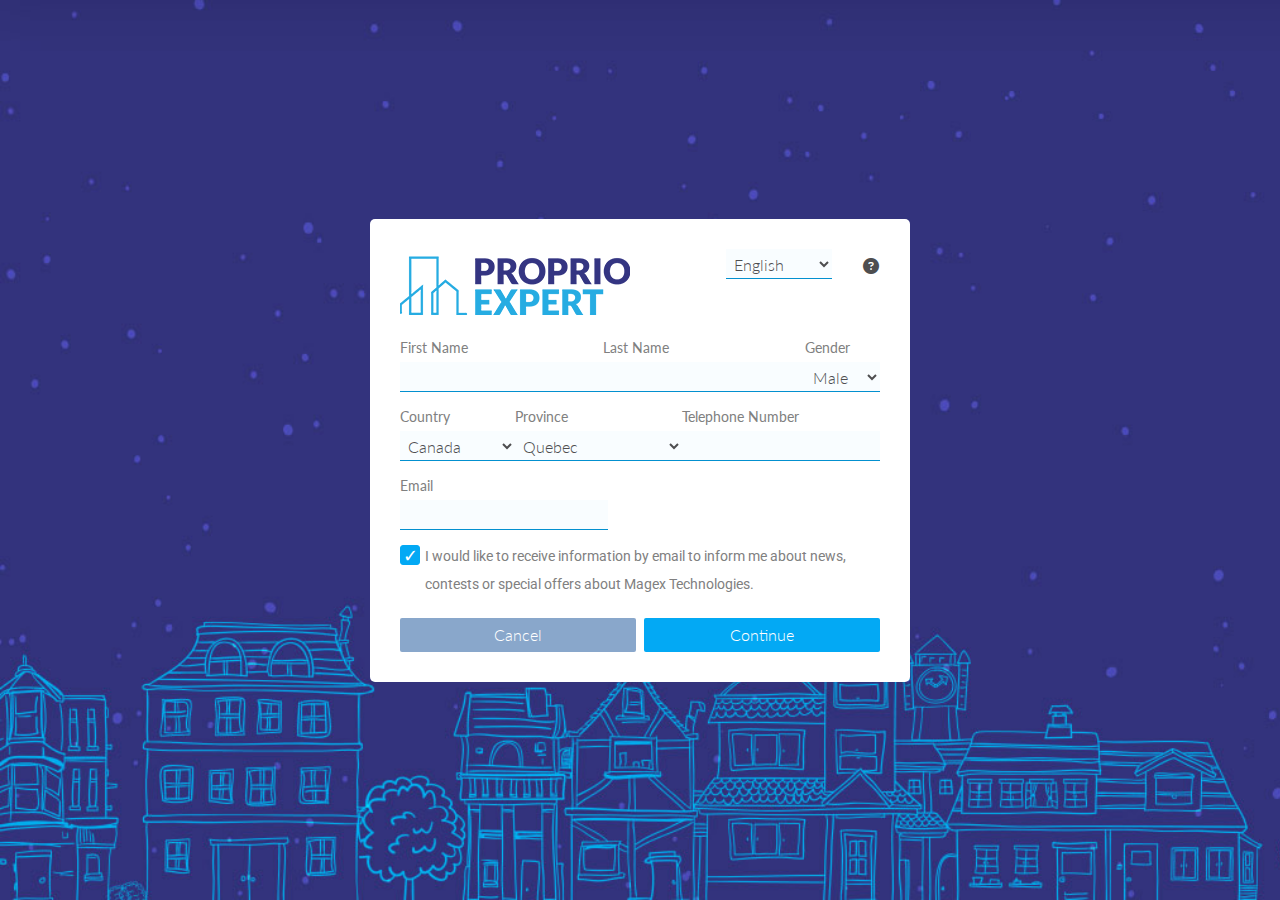
<file: FreeTrial.html>
<!DOCTYPE html>
<html lang="en">
<head>
    <meta charset="UTF-8">
    <meta http-equiv="X-UA-Compatible" content="IE=edge">
    <meta name="viewport" content="width=device-width, initial-scale=1.0">
    <title>Proprio</title>
    <link rel="stylesheet" href="https://cdn.jsdelivr.net/npm/bootstrap@5.0.2/dist/css/bootstrap.min.css">
    <link rel="stylesheet" href="https://cdnjs.cloudflare.com/ajax/libs/font-awesome/6.1.1/css/all.min.css">
    <link rel="stylesheet" href="./assets/css/animate.min.css">
    <link rel="stylesheet" href="./assets/css/style.css">
</head>
<body>
    <div class="FreeTrialWrap">
        <div class="FreeTrialContaint">

            <div class="FreeTrialInner">
                <div class="freeTrialFlaxHED">
                    <div class="TrialLOGO">
                        <a class="logo" href="index.html"><img src="./assets/image/pe-logo-171x55@2x.png" alt="ProprioExpert" class="img-fluid" ></a>
                    </div>
                    <div class="column">
                     </div>
                    <div class="TrialLangus">
                        <select >
                            <option selected="selected" value="1">English</option>
                            <option value="0">French</option>
                            <option value="3">Portuguese</option>
		                </select>
                    </div>
                    <div class="FreeTrialQustion">
                        <a href="#"><i class="fas fa-question-circle"></i></a>
                    </div>
                </div>

               <div class="freeTrialFlax">
                    <div class="paddingTop">
                        <div class="inputLabel">
                            First Name
                        </div>
                        <div class="TrialLangus">
                            <input type="text" maxlength="50">
                        </div>
                    </div>
                   
                    <div class="paddingTop">
                        <div class="inputLabel">
                            Last Name
                        </div>
                        <div class="TrialLangus">
                            <input type="text" maxlength="50">
                        </div>
                    </div>
                    <div class="paddingTop">
                        <div class="inputLabel">
                            Gender
                        </div>
                        <div class="TrialLangus">
                            <select >
                                <option value="3">Autre</option>
                                <option value="1">Female</option>
                                <option selected="selected" value="0">Male</option>
                            </select>
                        </div>
                    </div>


                </div> 
                <div class="freeTrialFlax">

                    <div class="paddingTop">
                        <div class="inputLabel">
                            Country
                        </div>
                        <div class="TrialLangus">
                            <select >
                                <option value="11">Andorra</option>
                                <option value="27">Belgium</option>
                                <option value="35">Brazil</option>
                                <option selected="selected" value="0">Canada</option>
                                <option value="76">France</option>
                                <option value="83">Germany</option>
                                <option value="126">Luxembourg</option>
                                <option value="141">Monaco</option>
                                <option value="150">Netherlands</option>
                                <option value="171">Portugal</option>
                                <option value="206">Switzerland</option>
                                <option value="1">United States</option>
                                <option value="99999">Autre</option>
                            </select>
                        </div>
                    </div>
                    <div class="paddingTop">
                        <div class="inputLabel">
                            Province
                        </div>
                        <div class="TrialLangus">
                            <select >
                                <option value="1">Alberta</option>
                                <option value="2">British Columbia</option>
                                <option value="3">Manitoba</option>
                                <option value="4">New Brunswick</option>
                                <option value="5">Newfoundland</option>
                                <option value="6">Northwest Territory</option>
                                <option value="7">Nova Scotia</option>
                                <option value="8">Nunavut</option>
                                <option value="9">Ontario</option>
                                <option value="10">Prince Edward Island</option>
                                <option selected="selected" value="0">Quebec</option>
                                <option value="11">Saskatchewan</option>
                                <option value="12">Yukon Territory</option>
                            </select>
                        </div>
                    </div>
                    <div class="paddingTop">
                        <div class="inputLabel">
                            Telephone Number
                        </div>
                        <div class="TrialLangus">
                            <input type="text" maxlength="15">
                        </div>
                    </div>
                </div>
                <div class="freeTrialFlax">
                    <div class="paddingTop">
                        <div class="inputLabel">
                            Email
                        </div>
                        <div class="TrialLangus">
                            <input type="text" maxlength="50">
                        </div>
                    </div>
                </div>
                <div class="ChackBoxAria">
                    <input  type="checkbox" id="vehicle1" name="vehicle1" value="Bike" checked="checked"><label for="vehicle1">I would like to receive information by email to inform me about news, contests or special offers about Magex Technologies.</label>
                </div>

                <div class="TrialBUTTON">
                    <button class="TrilBtn" >Cancel</button>
                    <button class="TrilBtn TrilBtnTwo">Continue</button>
                  </div>
            </div>
        </div>
    </div>

    <script src="https://code.jquery.com/jquery-3.6.0.min.js"></script>
    <script src="https://cdn.jsdelivr.net/npm/bootstrap@5.0.2/dist/js/bootstrap.bundle.min.js"></script>
    <script src="./assets/js/wow.min.js"></script>
    <script src="./assets/js/main.js"></script>
</body>
</html>
</file>
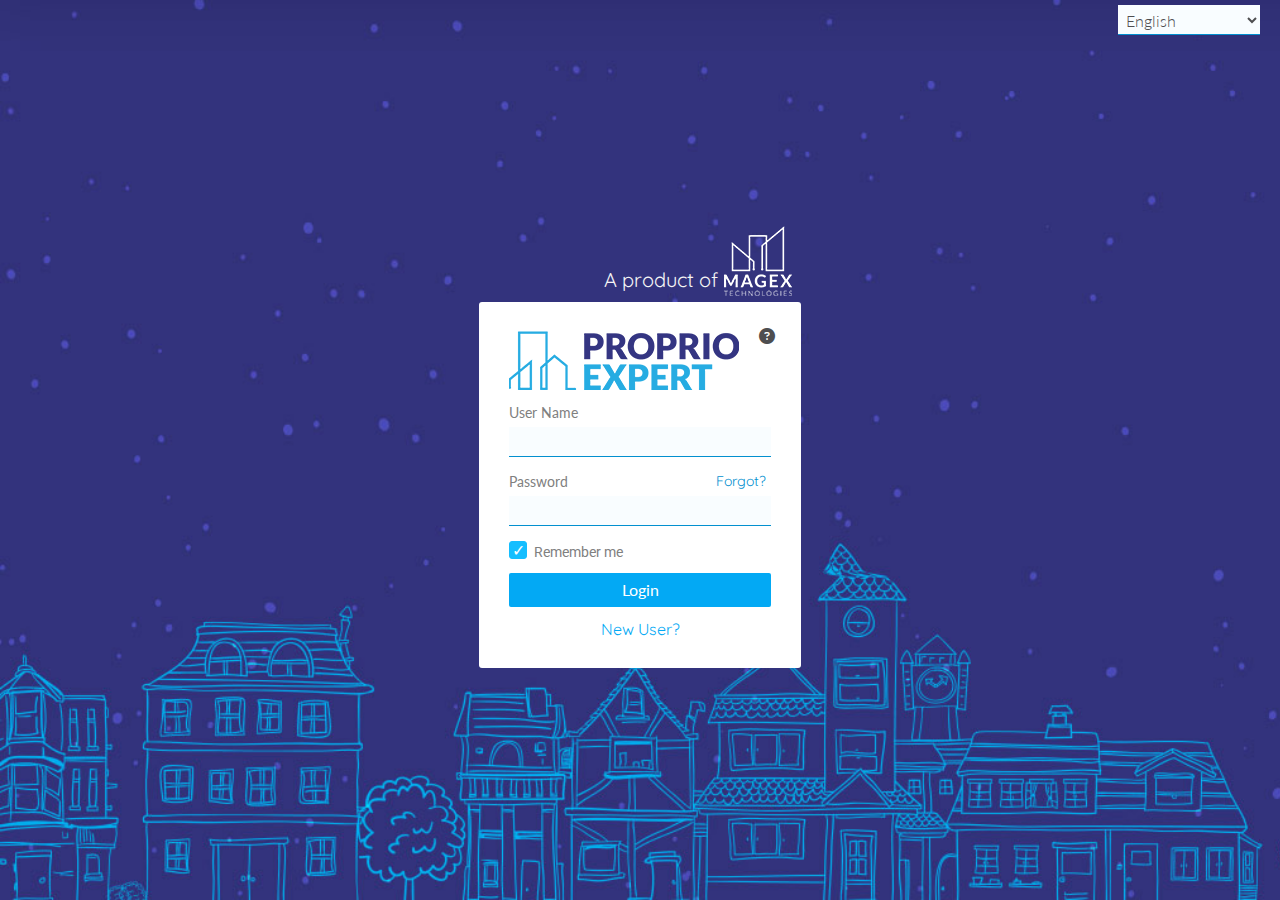
<file: LogIn.html>
<!DOCTYPE html>
<html lang="en">
<head>
    <meta charset="UTF-8">
    <meta http-equiv="X-UA-Compatible" content="IE=edge">
    <meta name="viewport" content="width=device-width, initial-scale=1.0">
    <title>Proprio</title>
    <link rel="stylesheet" href="https://cdn.jsdelivr.net/npm/bootstrap@5.0.2/dist/css/bootstrap.min.css">
    <link rel="stylesheet" href="https://cdnjs.cloudflare.com/ajax/libs/font-awesome/6.1.1/css/all.min.css">
    <link rel="stylesheet" href="./assets/css/animate.min.css">
    <link rel="stylesheet" href="./assets/css/style.css">
</head>
<body>
    <div class="LoginlWrap">
        <div class="LoginLangusENG">
            <select >
                <option selected="selected" value="1">English</option>
                <option value="0">French</option>
                <option value="3">Portuguese</option>
            </select>
        </div>
        <div class="LoginContaintWrapper">
            <div class="ProdactTo">
                <div class="ProdactTitle"><a href="#"> A product of </a></div>
                <div class="ProdactLOgo"><a href="#"><img src="./assets/image/ProdactTOlogo.png" alt="imgLOGO" class="img-fluid"></a>
            </div>
        </div>
        <div class="LoginContaint">
            <div class="LoginInner">
                <div class="LoginFlax">
                    <div class="LoginLOGO">
                        <a class="logo" href="index.html"><img src="./assets/image/pe-logo-171x55@2x.png" alt="ProprioExpert" class="img-fluid" ></a>
                    </div>
                    <div class="LoginQustion">
                        <a href="#"><i class="fas fa-question-circle"></i></a>
                    </div>

                </div>
                <div class="paddingTop">
                    <div class="inputLabel">
                        User Name
                    </div>
                    <div class="LoginLangus">
                        <input type="text" maxlength="50">
                    </div>
                </div>
            
                <div class="paddingTop">
                    <div class="inputLabel">
                       <span>Password</span>
                       <span><a href="ForgetMail.html">Forgot?</a> </span> 
                    </div>
                    <div class="LoginLangus">
                        <input type="password" maxlength="15">
                    </div>
                </div>
           
                <div class="ChackBoxAria">
                    <input  type="checkbox" id="vehicle1" name="vehicle1" value="Bike" checked="checked"><label for="vehicle1">Remember me</label>
                </div>

                <div class="LoginBUTTON">
                  <button class="LoginBtn" >Login</button>
                  <a href="FreeTrial.html" class="LoginBtnTwo">New User?</a>
                </div>
            </div>
        </div>
    </div>
        
    </div>

    <script src="https://code.jquery.com/jquery-3.6.0.min.js"></script>
    <script src="https://cdn.jsdelivr.net/npm/bootstrap@5.0.2/dist/js/bootstrap.bundle.min.js"></script>
    <script src="./assets/js/wow.min.js"></script>
    <script src="./assets/js/main.js"></script>
</body>
</html>
</file>
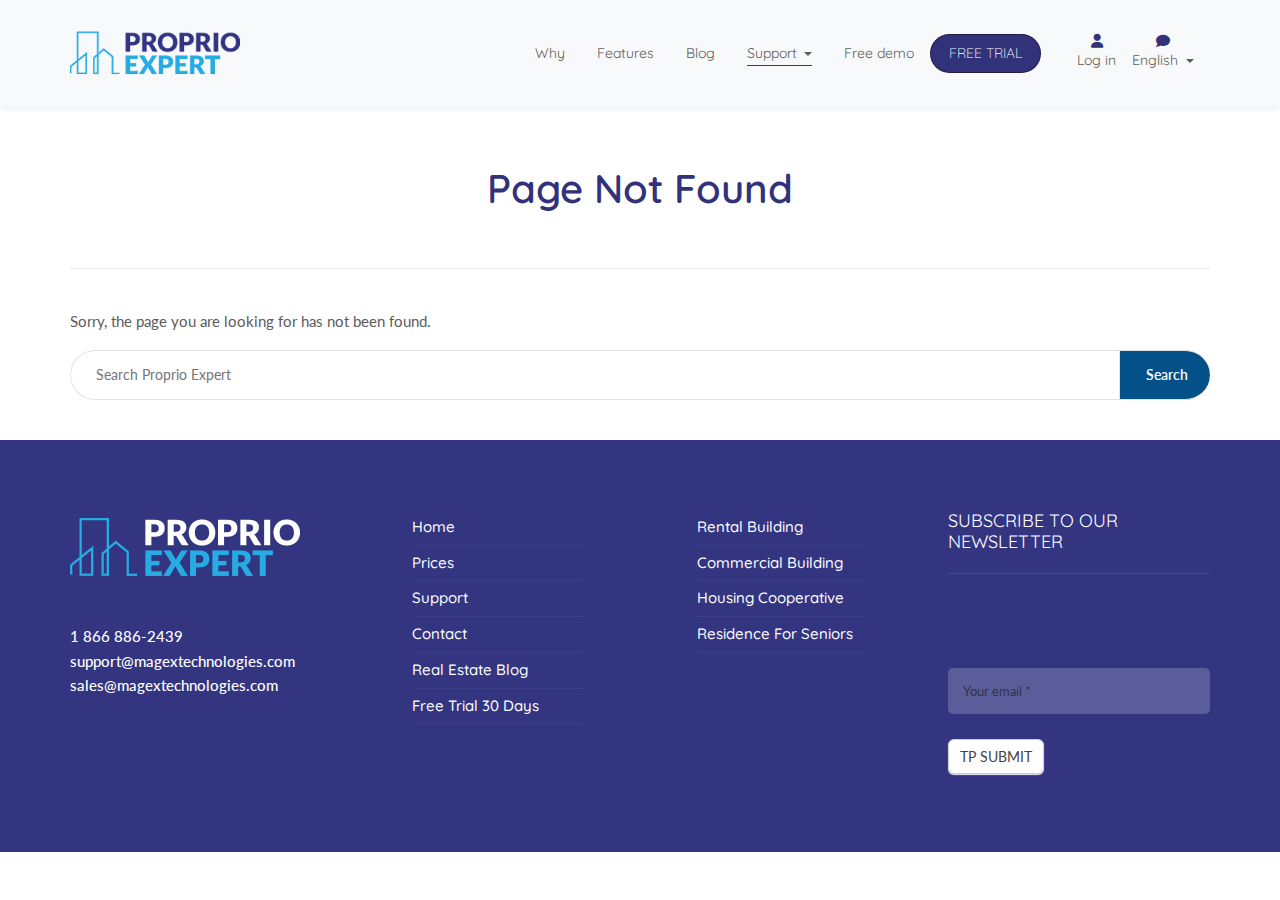
<file: NotFoundPage.html>
<!DOCTYPE html>
<html lang="en">
<head>
    <meta charset="UTF-8">
    <meta http-equiv="X-UA-Compatible" content="IE=edge">
    <meta name="viewport" content="width=device-width, initial-scale=1.0">
    <title>Proprio</title>
    <link rel="stylesheet" href="https://cdn.jsdelivr.net/npm/bootstrap@5.0.2/dist/css/bootstrap.min.css">
    <link rel="stylesheet" href="https://cdnjs.cloudflare.com/ajax/libs/font-awesome/6.1.1/css/all.min.css">
    <link rel="stylesheet" href="https://droitthemes.com/html/mak/css/imagelightbox.css">
    <link rel="stylesheet" href="./assets/css/slick-theme.css">
    <link rel="stylesheet" href="./assets/css/slick.css">
    <link rel="stylesheet" href="./assets/css/magnific-popup.css">
    <link rel="stylesheet" href="./assets/css/animate.min.css">
    <link rel="stylesheet" href="./assets/css/style.css">
</head>
<body id="home">
  <!--Start header Section-->
    <header class="Header" id="FixedScrol">
      <nav class="navbar navbar-expand-lg navbar-light bg-light ">
          <div class="container CtmCont">
            <a class="navbar-brand " href="index.html">
                <img src="./assets/image/pe-logo-171x55@2x.png" alt="img" class="img-fluid">
            </a>
            <button class="navbar-toggler" type="button" data-bs-toggle="collapse" data-bs-target="#navbarSupportedContent" aria-controls="navbarSupportedContent" aria-expanded="false" aria-label="Toggle navigation">
              <span class="navbar-toggler-icon"></span>
            </button>
            <div class="collapse navbar-collapse NavCollap" id="navbarSupportedContent">
              <ul class="navbar-nav ms-auto mb-2 mb-lg-0 NavberNav">
                <li class="nav-item">
                  <a class="nav-link" href="Why.html">Why</a>
                </li> 
                <li class="nav-item">
                  <a class="nav-link" href="Features.html">Features</a>
                </li>
                 <li class="nav-item">
                  <a class="nav-link" href="Blog.html">Blog</a>
                </li> 
                <li class="nav-item dropdown ">
                      <a class="nav-link dropdown-toggle active" href="#" id="navbarDropdown" role="button" aria-expanded="false">
                          Support
                      </a>
                      <ul class="dropdown-menu" aria-labelledby="navbarDropdown">
                          <li><a class="dropdown-item" href="NotFoundPage.html">Procedures</a></li>
                          <li><a class="dropdown-item" href="#">Training</a></li>
                          <li><a class="dropdown-item " href="Contact.html">Contact</a></li>
                      </ul>
                  </li>
                <li class="nav-item">
                  <a class="nav-link" href="FreeDemo.html">Free demo</a>
                </li>
                <li class="nav-item">
                  <a class="nav-link freeButton" href="FreeTrial.html">FREE TRIAL</a>
                </li> 
                <li class="nav-item ">
                  <a class="nav-link fontSiz" href="LogIn.html"> 
                      <span><i class="fa-solid fa-user"></i></span> 
                      Log in</a>
                </li>
                <li class="nav-item dropdown language">
                  <a class="nav-link dropdown-toggle fontSiz" href="#" id="navbarDropdowns" role="button" aria-expanded="false">
                      <span><i class="fa-solid fa-comment"></i></span>
                      English
                  </a>
                  <ul class="dropdown-menu" aria-labelledby="navbarDropdowns">
                    <li> <a class="dropdown-item" href="#">Français</a></li>
                    <li> <a class="dropdown-item" href="#">English</a></li>
                  </ul>
                </li>
              </ul>
            </div>
          </div>
        </nav>
  </header>
  <!--End header section-->  
  <!--Start Notfound section-->  
<section class="NotFoundWroa">
    <div class="container">
        <div class="row">
            <div class="col-12">
                <div class="NotfoundMain">
                    <h1 class="BlogHead">Page Not Found</h1>
                    <div class="SearchBos">
                        <p class="NotFoundPra">Sorry, the page you are looking for has not been found.</p>
                        <form class="FromNotfount">
                            <input type="text" placeholder="Search Proprio Expert" name="search">
                            <button type="submit">Search</button>
                        </form>
                    </div>
                </div>
            </div>
        </div>
    </div>
</section>
  <!--End Notfound section-->  
  
  <!--Start footer Section-->
  <footer class="footerWrap">
    <div class="container CtmContiner">
      <div class="footerGrid">
          <div class="FooterInner">
            <div class="FooterLogoimg">
              <a href="#"><img src="./assets/image/footerLogo.png" alt="img" class="img-fluid FooterIMG"></a>
            </div>
            <div class="footerSaport">
              <p class="footerPrag">1 866 886-2439 </p>
              <p class="footerPrag">support@magextechnologies.com</p>
              <p class="footerPrag">sales@magextechnologies.com</p>
            </div>
          </div>
          <div class="FooterInner">
            <ul class="FooterManu">
              <li class="footerList">
                <a href="#" class="footerLink">home</a>
              </li>
              <li class="footerList">
                <a href="#" class="footerLink">Prices</a>
              </li>
              <li class="footerList">
                <a href="#" class="footerLink">Support</a>
              </li>
              <li class="footerList">
                <a href="#" class="footerLink">Contact</a>
              </li>
              <li class="footerList">
                <a href="#" class="footerLink">Real estate blog</a>
              </li>
              <li class="footerList">
                <a href="#" class="footerLink">Free trial 30 days</a>
              </li>
            </ul>
          </div>
          <div class="FooterInner">
            <ul class="FooterManu">
              <li class="footerList">
                <a href="#" class="footerLink">Rental building</a>
              </li>
              <li class="footerList">
                <a href="#" class="footerLink">Commercial building</a>
              </li>
              <li class="footerList">
                <a href="#" class="footerLink">housing cooperative</a>
              </li>
              <li class="footerList">
                <a href="#" class="footerLink">Residence for seniors</a>
              </li>
            </ul>
          </div>
          <div class="FooterInner">
            <div class="FooterSubmit">
              <h3 class="submitHead">SUBSCRIBE TO OUR NEWSLETTER</h3>
            </div>
            <div class="footerSubmitMail">
              <form>
                <div class="mb-3 F_Mail">
                  <input type="email" class="form-control" id="exampleInputEmail1" placeholder="Your email *">
                </div>
                <button type="submit" class="btn btn-primary SubmitBtn"> TP SUBMIT </button>
              </form>
            </div>
          </div>
      </div>
    </div>
  
  </footer>
   <!--End footer Section-->
   <!--Stary UP Scroll ICON -->
    <div class="up_icon">
      <a href="#home">
        <i class="fa-solid fa-angle-up UpIcon"></i>
      </a>
    </div>
   <!--End UP Scroll ICON -->


  <script src="https://code.jquery.com/jquery-3.6.0.min.js"></script>
  <script src="https://cdn.jsdelivr.net/npm/bootstrap@5.0.2/dist/js/bootstrap.bundle.min.js"></script>
  <script src="./assets/js/slick.min.js"></script>
  <script src="./assets/js/imagelightbox.js"></script>
  <script src="./assets/js/imagesloaded.pkgd.min.js"></script>
  <script src="./assets/js/jquery.magnific-popup.min.js"></script>
  <script src="./assets/js/wow.min.js"></script>
  <script src="./assets/js/main.js"></script>
</body>
</html>
</file>
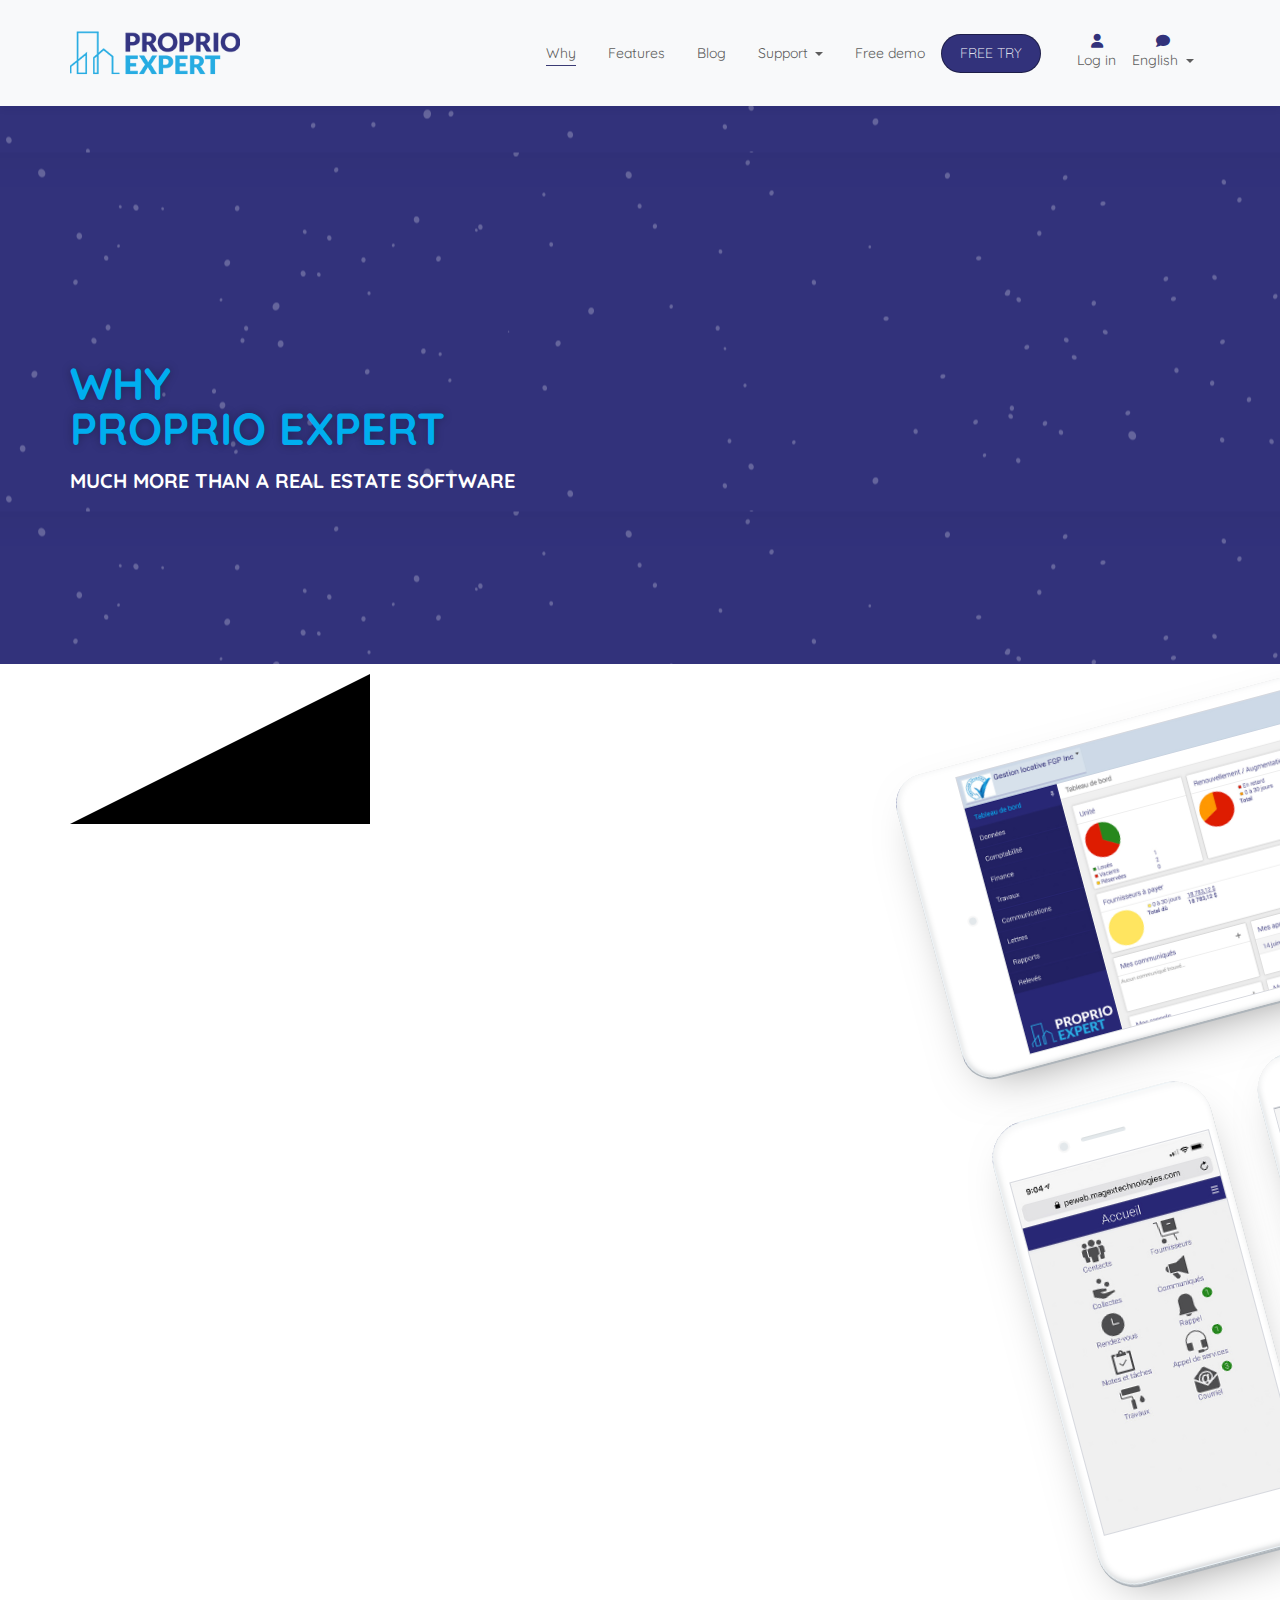
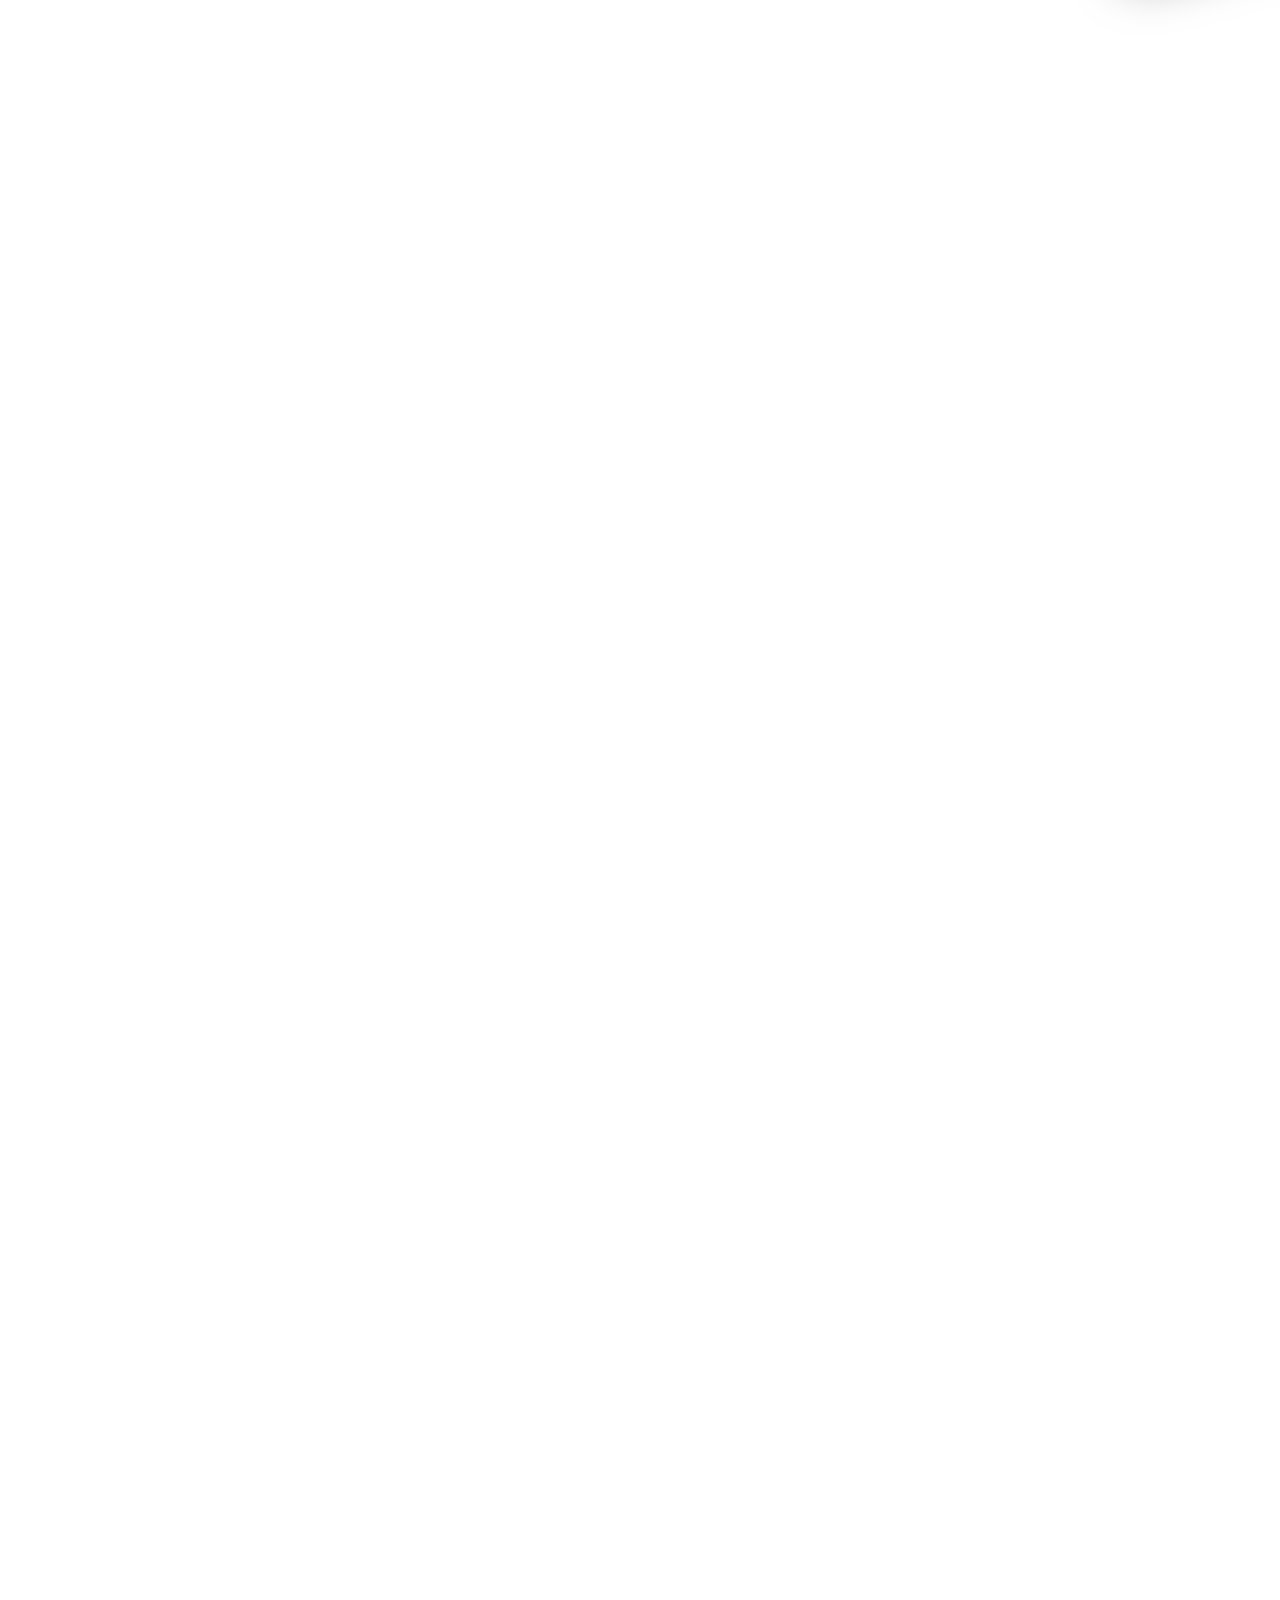
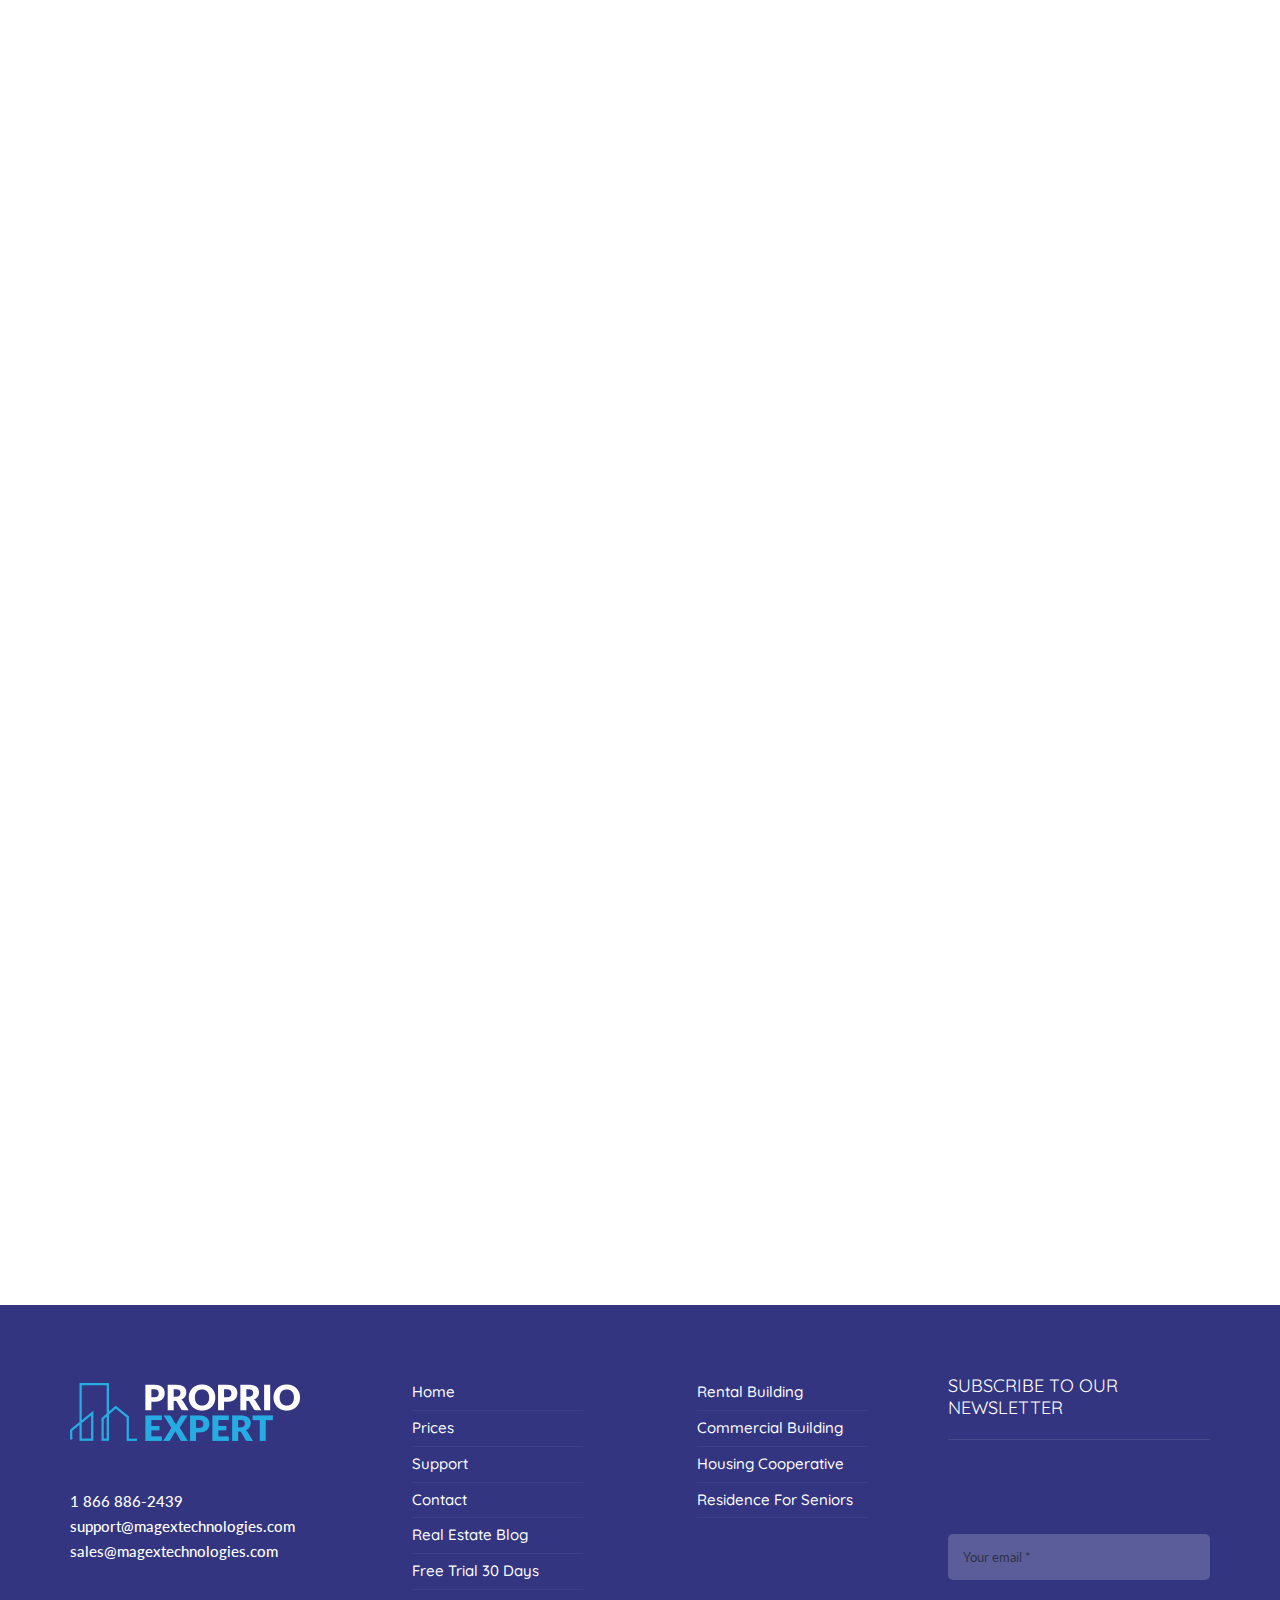
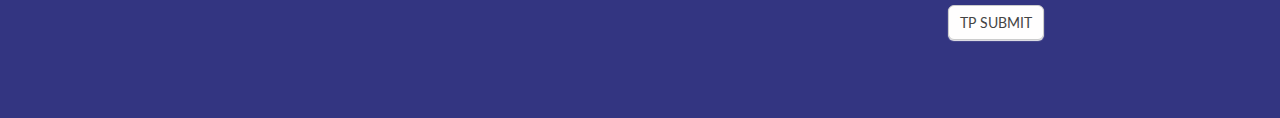
<file: Why.html>
<!DOCTYPE html>
<html lang="en">
<head>
    <meta charset="UTF-8">
    <meta http-equiv="X-UA-Compatible" content="IE=edge">
    <meta name="viewport" content="width=device-width, initial-scale=1.0">
    <title>Proprio</title>
    <link rel="stylesheet" href="https://cdn.jsdelivr.net/npm/bootstrap@5.0.2/dist/css/bootstrap.min.css">
    <link rel="stylesheet" href="https://cdnjs.cloudflare.com/ajax/libs/font-awesome/6.1.1/css/all.min.css">
    <link rel="stylesheet" href="https://droitthemes.com/html/mak/css/imagelightbox.css">
    <link rel="stylesheet" href="./assets/css/slick-theme.css">
    <link rel="stylesheet" href="./assets/css/slick.css">
    <link rel="stylesheet" href="./assets/css/magnific-popup.css">
    <link rel="stylesheet" href="./assets/css/animate.min.css">
    <link rel="stylesheet" href="./assets/css/style.css">
</head>
<body id="home">
  <!-- Start header Section -->
    <header class="Header" id="FixedScrol">
      <nav class="navbar navbar-expand-lg navbar-light bg-light ">
          <div class="container CtmCont">
            <a class="navbar-brand " href="index.html">
                <img src="./assets/image/pe-logo-171x55@2x.png" alt="img" class="img-fluid">
            </a>
            <button class="navbar-toggler" type="button" data-bs-toggle="collapse" data-bs-target="#navbarSupportedContent" aria-controls="navbarSupportedContent" aria-expanded="false" aria-label="Toggle navigation">
              <span class="navbar-toggler-icon"></span>
            </button>
            <div class="collapse navbar-collapse NavCollap" id="navbarSupportedContent">
              <ul class="navbar-nav ms-auto mb-2 mb-lg-0 NavberNav">
                <li class="nav-item">
                  <a class="nav-link active" href="Why.html">Why</a>
                </li> 
                <li class="nav-item">
                  <a class="nav-link " href="Features.html">Features</a>
                </li> 
                <li class="nav-item">
                  <a class="nav-link" href="Blog.html">Blog</a>
                </li>  
                <li class="nav-item dropdown">
                      <a class="nav-link dropdown-toggle" href="#" id="navbarDropdown" role="button" aria-expanded="false">
                          Support
                      </a>
                      <ul class="dropdown-menu" aria-labelledby="navbarDropdown">
                          <li><a class="dropdown-item" href="NotFoundPage.html">Procedures</a></li>
                          <li><a class="dropdown-item" href="#">Training</a></li>
                          <li><a class="dropdown-item" href="Contact.html">Contact</a></li>
                      </ul>
                  </li>
                <li class="nav-item">
                  <a class="nav-link" href="FreeDemo.html">Free demo</a>
                </li>
                <li class="nav-item">
                  <a class="nav-link freeButton" href="FreeTrial.html">FREE TRY</a>
                </li> 
                <li class="nav-item ">
                  <a class="nav-link fontSiz" href="LogIn.html"> 
                      <span><i class="fa-solid fa-user"></i></span> 
                      Log in</a>
                </li>
                <li class="nav-item dropdown language">
                  <a class="nav-link dropdown-toggle fontSiz" href="#" id="navbarDropdowns" role="button" aria-expanded="false">
                      <span><i class="fa-solid fa-comment"></i></span>
                      English
                  </a>
                  <ul class="dropdown-menu" aria-labelledby="navbarDropdowns">
                    <li> <a class="dropdown-item" href="#">Français</a></li>
                    <li> <a class="dropdown-item" href="#">English</a></li>
                  </ul>
                </li>
              </ul>
            </div>
          </div>
        </nav>
  </header>
  <!--End header section-->
  <!--Start WHY Section-->
  <section class="WHYWrap">
      <div class="container">
          <div class="row">
              <div class="col-xl-6 col-lg-6 col-md-12 col-sm-12 col-12">
                  <div class="WHYBanner">
                      <h2 class="WHYhead wow fadeInLeft" data-wow-duration="1.75s" data-wow-delay="0.50s">WHY <br> Proprio Expert</h2>
                      <p class="WHYPrag wow fadeInUp" data-wow-duration="1.75s" data-wow-delay="0.50s">MUCH MORE THAN A REAL ESTATE SOFTWARE</p>
                      
                  </div>
              </div>
          </div>
      </div>
  </section>
  <!--End WHY Section-->
  <!--Start Demo Section-->
    <Section class="DemoWrapper">
      <div class="MobileTab wow fadeInRight" data-wow-duration="1.75s" data-wow-delay="0.50s">
        <img src="./assets/image/otff_4.png" alt="img" class="img-fluid WWimgss">
        <img src="./assets/image/wwwim.png" alt="img" class="img-fluid wwwim">
        <img src="./assets/image/mobilIMG.png" alt="img" class="img-fluid mobilIMG">
      </div>
      <div class="container">
          <div class="row">
            <div class="col-12">
              <div class="demoSVG">
                <img src="./assets/image/line.svg" alt="img" class="img-fluid DemoSVG" >
              </div>
            </div>
          </div>
        <div class="GridSoftwer">
          <div class="SoftwerInner">
            <div class="SoftwerTitle">
              <h3 class="SoftwerHead wow fadeInUp" data-wow-duration="1.50s" data-wow-delay="0.50s">Manage your rental properties with a single software that adapts to the pace of your growth</h3>
              <p class="SoftPra wow fadeInUp" data-wow-duration="1.75s" data-wow-delay="0.50s"> On the go or traveling, it's easy with Proprio Expert, no installation to do, real-time updates and shared access with various levels of permissions.  Proprio Expert is the most advanced web real estate software in Quebec! <b> It can be used on all platforms connected to the Internet.</b></p>
              <ul class="DetilsManuItems wow fadeInUp" data-wow-duration="1.75s" data-wow-delay="0.50s">
                <li class="SoftList">
                <span class="SoftListIcons">
                <i class="fas fa-check"></i> </span>
                <span >Software that grows with you</span>
                </li>
                <li class="SoftList">
                <span class="SoftListIcons">
                <i class="fas fa-check"></i> </span>
                <span >Easily added to your work routine</span>
                </li>
                <li class="SoftList">
                <span class="SoftListIcons">
                <i class="fas fa-check"></i> </span>
                <span >Tailored to the Canadian, USA and Québec market</span>
                </li>
                <li class="SoftList">
                <span class="SoftListIcons">
                <i class="fas fa-check"></i> </span>
                <span >Integrated government forms</span>
                </li>
                <li class="SoftList">
                <span class="SoftListIcons">
                <i class="fas fa-check"></i> </span>
                <span >Create simplified reports</span>
                </li>
                </ul>
                <div class="FREETRIALbtn wow fadeInUp" data-wow-duration="1.75s" data-wow-delay="0.50s">
                  <a href="#">
                    <span class="FreeIcon"><i class="fas fa-arrow-circle-right"></i> </span> 
                    FREE TRIAL</a>
                </div>

            </div>
          </div>
        </div>
        <!--DEMO items -->
          <div class="discoverGrid">
            <div class="discoverImg wow fadeInLeft" data-wow-duration="1.75s" data-wow-delay="0.50s">
              <img src="./assets/image/WHYlaptop.png" alt="img" class="img-fluid DiscIMG">
            </div>
            <div class="SoftwerTitle wow fadeInRight" data-wow-duration="1.75s" data-wow-delay="0.50s">
              <h3 class="SoftwerHead">Manage your tenants, their leases and all their information!</h3>
              <p class="SoftPra">Improve the management of your income properties by having access to your tenants' information in a centralized way and by being able to print and have their leases signed right from the software.</p>
              <ul class="DetilsManuItems">
                <li class="SoftList">
                <span class="SoftListIcons">
                <i class="fas fa-check"></i> </span>
                <span >A solution to create, sign and manage leases electronically!</span>
                </li>
                <li class="SoftList">
                <span class="SoftListIcons">
                <i class="fas fa-check"></i> </span>
                <span >An easy to use interface</span>
                </li>
               </ul> 
                <div class="FREETRIALbtn">
                  <a href="#">
                    <span class="FreeIcon"><i class="fas fa-arrow-circle-right"></i> </span> 
                    GET A DEMO</a>
                </div>
              
            </div>
        </div>
        <!--DEMO items -->
        <!--DEMO items -->
          <div class="discoverGrid">
            <div class="SoftwerTitle wow fadeInLeft" data-wow-duration="1.75s" data-wow-delay="0.50s">
              <h3 class="SoftwerHead">Your accounts at a glance!</h3>
              <p class="SoftPra">Improve the management of your income properties by having access to your tenants' information in a centralized way and by being able to print and have their leases signed right from the software.</p>
              <ul class="DetilsManuItems">
                <li class="SoftList">
                <span class="SoftListIcons">
                <i class="fas fa-check"></i> </span>
                <span >A solution to create, sign and manage leases electronically!</span>
                </li>
                <li class="SoftList">
                <span class="SoftListIcons">
                <i class="fas fa-check"></i> </span>
                <span >An easy to use interface</span>
                </li>
               </ul> 
                <div class="FREETRIALbtn">
                  <a href="#">
                    <span class="FreeIcon"><i class="fas fa-arrow-circle-right"></i> </span> 
                    CONSULT THE COMPLETE LIST OF FEATURES</a>
                </div>
            </div>
            <div class="discoverImg wow fadeInRight" data-wow-duration="1.75s" data-wow-delay="0.50s">
              <img src="./assets/image/Whylaptop2.png" alt="img" class="img-fluid DiscIMG">
            </div>
        </div>
        <!--DEMO items -->
        <!--DEMO items -->
          <div class="discoverGrid">
            <div class="discoverImg wow fadeInLeft" data-wow-duration="1.75s" data-wow-delay="0.50s">
              <img src="./assets/image/WhyMarkting.png" alt="img" class="img-fluid DiscIMG">
            </div>
            
            <div class="SoftwerTitle wow fadeInRight" data-wow-duration="1.75s" data-wow-delay="0.50s">
              <h3 class="SoftwerHead">Marketing</h3>
              <p class="SoftPra">Display your rental properties online and communicate with potential tenants via a portal entirely dedicated to your tenants.</p>
              <ul class="DetilsManuItems">
                <li class="SoftList">
                <span class="SoftListIcons">
                <i class="fas fa-check"></i> </span>
                <span >A solution to create, sign and manage leases electronically!</span>
                </li>
                <li class="SoftList">
                <span class="SoftListIcons">
                <i class="fas fa-check"></i> </span>
                <span >Marketing your apartments</span>
                </li>
                <li class="SoftList">
                <span class="SoftListIcons">
                <i class="fas fa-check"></i> </span>
                <span >Management of online rental requests</span>
                </li>
                <li class="SoftList">
                <span class="SoftListIcons">
                <i class="fas fa-check"></i> </span>
                <span >Integrated communication tools (SMS, email, notices and letters)</span>
                </li>
                <li class="SoftList">
                <span class="SoftListIcons">
                <i class="fas fa-check"></i> </span>
                <span >A rental portal for your tenants to easily communicate their requests</span>
                </li>
                <li class="SoftList">
                <span class="SoftListIcons">
                <i class="fas fa-check"></i> </span>
                <span >Publication of your apartments on the Kangalou, Appartmap and Clic Appart websites</span>
                </li>
               </ul> 
                <div class="FREETRIALbtn">
                  <a href="#">
                    <span class="FreeIcon"><i class="fas fa-arrow-circle-right"></i> </span> 
                    GET A DEMO</a>
                </div>
              
            </div>
        </div>
        <!--DEMO items -->
        <!--DEMO items -->
          <div class="discoverGrid">
            <div class="SoftwerTitle wow fadeInLeft" data-wow-duration="1.75s" data-wow-delay="0.50s">
              <h3 class="SoftwerHead">Have access to information anywhere</h3>
              <p class="SoftPra">At your fingertips and at all times, Proprio Expert Web is mobile and adapts to your smart phones!</p>
              <ul class="DetilsManuItems">
                <li class="SoftList">
                <span class="SoftListIcons">
                <i class="fas fa-check"></i> </span>
                <span >A solution to create, sign and manage leases electronically!</span>
                </li>
                <li class="SoftList">
                <span class="SoftListIcons">
                <i class="fas fa-check"></i> </span>
                <span >An easy to use interface</span>
                </li>
               </ul> 
                <div class="FREETRIALbtn">
                  <a href="#">
                    <span class="FreeIcon"><i class="fas fa-arrow-circle-right"></i> </span> 
                    FREE TRY</a>
                </div>
            </div>
            <div class="discoverImg MT wow fadeInRight" data-wow-duration="1.75s" data-wow-delay="0.50s">
              <img src="./assets/image/WHYlaptop3.png" alt="img" class="img-fluid DiscIMG">
            </div>
        </div>
        <!--DEMO items -->

      </div>
    </Section>
  <!--End Demo Section-->
  <!--Start AboutWork  Section-->
    <section class="AboutWorkWrappar">
      <div class="container">
        <div class="row">
          <h2 class="AboutHEAD wow fadeInUp" data-wow-duration="1s" data-wow-delay="0.50s">Keep full control of your housing stock!</h2>
          <p class="AboutPRAG wow fadeInUp" data-wow-duration="1.75s" data-wow-delay="0.50s">Nothing will scare you anymore since you will have the tools to overcome all aspects of property management!</p>
        </div>
        <div class="AbourGrid">
          <div class="AboutInner wow fadeInLeft" data-wow-duration="1.75s" data-wow-delay="0.50s">
            <div class="AboutIMgs">
              <img src="./assets/image/WHYcont.png" alt="img" class="img-fluid leases">
            </div>
            <h5 class="AboutTitles">leases</h5>
          </div>
          <div class="AboutInner wow fadeInLeft" data-wow-duration="1s" data-wow-delay="0.50s">
            <div class="AboutIMgs">
              <img src="./assets/image/WHYcont2.png" alt="img" class="img-fluid Letters">
            </div>
            <h5 class="AboutTitles">Letters</h5>
          </div>
          <div class="AboutInner wow fadeInRight" data-wow-duration="1s" data-wow-delay="0.50s">
            <div class="AboutIMgs">
              <img src="./assets/image/WHYcont3.png" alt="img" class="img-fluid works">
            </div>
            <h5 class="AboutTitles">The works</h5>
          </div>
          <div class="AboutInner wow fadeInRight" data-wow-duration="2s" data-wow-delay="0.50s">
            <div class="AboutIMgs">
              <img src="./assets/image/WHYcont4.png" alt="img" class="img-fluid Accountability">
            </div>
            <h5 class="AboutTitles">Account ability</h5>
          </div>
        </div>
      </div>
    </section>
  <!--End AboutWork Section-->
 
  <!--Start footer Section-->
  <footer class="footerWrap">
    <div class="container CtmContiner">
      <div class="footerGrid">
          <div class="FooterInner">
            <div class="FooterLogoimg">
              <a href="#"><img src="./assets/image/footerLogo.png" alt="img" class="img-fluid FooterIMG"></a>
            </div>
            <div class="footerSaport">
              <p class="footerPrag">1 866 886-2439 </p>
              <p class="footerPrag">support@magextechnologies.com</p>
              <p class="footerPrag">sales@magextechnologies.com</p>
            </div>
          </div>
          <div class="FooterInner">
            <ul class="FooterManu">
              <li class="footerList">
                <a href="#" class="footerLink">home</a>
              </li>
              <li class="footerList">
                <a href="#" class="footerLink">Prices</a>
              </li>
              <li class="footerList">
                <a href="#" class="footerLink">Support</a>
              </li>
              <li class="footerList">
                <a href="#" class="footerLink">Contact</a>
              </li>
              <li class="footerList">
                <a href="#" class="footerLink">Real estate blog</a>
              </li>
              <li class="footerList">
                <a href="#" class="footerLink">Free trial 30 days</a>
              </li>
            </ul>
          </div>
          <div class="FooterInner">
            <ul class="FooterManu">
              <li class="footerList">
                <a href="#" class="footerLink">Rental building</a>
              </li>
              <li class="footerList">
                <a href="#" class="footerLink">Commercial building</a>
              </li>
              <li class="footerList">
                <a href="#" class="footerLink">housing cooperative</a>
              </li>
              <li class="footerList">
                <a href="#" class="footerLink">Residence for seniors</a>
              </li>
            </ul>
          </div>
          <div class="FooterInner">
            <div class="FooterSubmit">
              <h3 class="submitHead">SUBSCRIBE TO OUR NEWSLETTER</h3>
            </div>
            <div class="footerSubmitMail">
              <form>
                <div class="mb-3 F_Mail">
                  <input type="email" class="form-control" id="exampleInputEmail1" placeholder="Your email *">
                </div>
                <button type="submit" class="btn btn-primary SubmitBtn"> TP SUBMIT </button>
              </form>
            </div>
          </div>
      </div>
    </div>
  </footer>
   <!--End footer Section-->
   <!--Stary UP Scroll ICON -->
    <div class="up_icon">
      <a href="#home">
        <i class="fa-solid fa-angle-up UpIcon"></i>
      </a>
    </div>
   <!--End UP Scroll ICON -->


  <script src="https://code.jquery.com/jquery-3.6.0.min.js"></script>
  <script src="https://cdn.jsdelivr.net/npm/bootstrap@5.0.2/dist/js/bootstrap.bundle.min.js"></script>
  <script src="./assets/js/slick.min.js"></script>
  <script src="./assets/js/imagelightbox.js"></script>
  <script src="./assets/js/imagesloaded.pkgd.min.js"></script>
  <script src="./assets/js/jquery.magnific-popup.min.js"></script>
  <script src="./assets/js/wow.min.js"></script>
  <script src="./assets/js/main.js"></script>
</body>
</html>
</file>
<file: assets/css/style.css>
@charset "UTF-8";
@import url("https://fonts.googleapis.com/css2?family=Montserrat:wght@100;200;300;400;500;600;700;800;900&family=Poppins:ital,wght@0,200;0,300;0,400;0,500;0,600;0,700;0,800;0,900;1,800;1,900&family=Quicksand:wght@300;500;700&family=Roboto:wght@100;300;400;500;700;900&display=swap");
@import url("https://fonts.googleapis.com/css2?family=Lato:wght@100;300;400;700&family=Montserrat:wght@100;200;300;400;500;600;700;800;900&family=Poppins:ital,wght@0,200;0,300;0,400;0,500;0,600;0,700;0,800;0,900;1,800;1,900&family=Quicksand:wght@300;500;700&family=Roboto:wght@100;300;400;500;700;900&display=swap");
* {
  margin: 0;
  padding: 0;
}

body {
  font-family: "Lato", "sans-serif";
  background-color: #fff;
  font-size: 16px;
  line-height: 25px;
}
body h1, body h2, body h3, body h4, body h5, body h6 {
  font-family: "Quicksand", "sans-serif";
}
body a {
  text-decoration: none;
  font-family: "Quicksand", "sans-serif";
  display: block;
}
body ul {
  list-style: none;
  margin: 0;
  padding: 0;
}
body p {
  font-family: "Lato", "sans-serif";
}
body .container {
  padding: 0;
}
@media (max-width: 425px) {
  body .container {
    padding: 0 15px;
  }
}

.Header {
  position: fixed;
  width: 100%;
  left: 0;
  top: 0;
  -webkit-box-shadow: 0px 4px 6px 0px rgba(12, 0, 46, 0.06);
          box-shadow: 0px 4px 6px 0px rgba(12, 0, 46, 0.06);
  z-index: 888;
  -webkit-transition: all 0.5s ease;
  transition: all 0.5s ease;
}
.Header.headerFixed .navbar {
  padding: 0;
  -webkit-transition: all 0.5s ease;
  transition: all 0.5s ease;
}
.Header.headerFixed .navbar .CtmCont .navbar-brand {
  outline: none;
}
.Header.headerFixed .navbar .CtmCont .navbar-brand img {
  height: 100%;
  width: 93px;
}
.Header.headerFixed .navbar .CtmCont .NavCollap .NavberNav .nav-item .nav-link {
  padding: 12px 0;
}
.Header.headerFixed .navbar .CtmCont .NavCollap .NavberNav .nav-item .nav-link::before {
  bottom: 12px;
}
.Header .navbar {
  padding: 18.5px 0;
  -webkit-transition: all 0.5s;
  transition: all 0.5s;
}
.Header .navbar .CtmCont {
  padding: 0px;
}
.Header .navbar .CtmCont .navbar-brand img {
  max-width: 170px;
  width: 100%;
  -webkit-transition: all 0.5s;
  transition: all 0.5s;
}
.Header .navbar .CtmCont .NavCollap .NavberNav {
  -webkit-box-align: center;
      -ms-flex-align: center;
          align-items: center;
  -webkit-box-pack: start;
      -ms-flex-pack: start;
          justify-content: flex-start;
}
.Header .navbar .CtmCont .NavCollap .NavberNav .nav-item .nav-link {
  color: #5d5d5d;
  font-size: 14px;
  font-weight: 400;
  padding: 15px 0;
  margin: 0 16px;
  -webkit-transition: all 0.1s linear;
  transition: all 0.1s linear;
  position: relative;
}
.Header .navbar .CtmCont .NavCollap .NavberNav .nav-item .nav-link::before {
  position: absolute;
  content: "";
  bottom: 15px;
  right: auto;
  width: 0%;
  height: 1px;
  background-color: #3A3B74;
  opacity: 0;
  -webkit-transition: all 0.3s;
  transition: all 0.3s;
}
.Header .navbar .CtmCont .NavCollap .NavberNav .nav-item .nav-link.active, .Header .navbar .CtmCont .NavCollap .NavberNav .nav-item .nav-link:hover {
  color: #5d5d5d;
}
.Header .navbar .CtmCont .NavCollap .NavberNav .nav-item .nav-link.active::before, .Header .navbar .CtmCont .NavCollap .NavberNav .nav-item .nav-link:hover::before {
  width: 100%;
  right: 0;
  left: 0;
  opacity: 1;
}
.Header .navbar .CtmCont .NavCollap .NavberNav .nav-item .nav-link span {
  display: -webkit-box;
  display: -ms-flexbox;
  display: flex;
  -webkit-box-align: center;
      -ms-flex-align: center;
          align-items: center;
  -webkit-box-pack: center;
      -ms-flex-pack: center;
          justify-content: center;
  color: #32327b;
}
.Header .navbar .CtmCont .NavCollap .NavberNav .nav-item .nav-link.freeButton {
  font-family: "Quicksand", "sans-serif";
  font-size: 14px;
  font-weight: 300;
  color: #fff;
  font-style: normal;
  background: #32327b;
  border: 1px solid rgba(0, 0, 0, 0.4);
  padding: 6px 18px;
  border-radius: 50px;
  -webkit-transition: all 0.2s linear;
  transition: all 0.2s linear;
  margin: 0px 20px 0px 0px;
}
.Header .navbar .CtmCont .NavCollap .NavberNav .nav-item .nav-link.freeButton::before {
  display: none;
}
.Header .navbar .CtmCont .NavCollap .NavberNav .nav-item .nav-link.freeButton:hover {
  background-color: transparent;
  color: #5d5d5d;
  border-color: #32327b;
}
.Header .navbar .CtmCont .NavCollap .NavberNav .nav-item .nav-link.fontSiz {
  font-size: 14px;
}
.Header .navbar .CtmCont .NavCollap .NavberNav .nav-item .nav-link.fontSiz::before {
  display: none;
}
.Header .navbar .CtmCont .NavCollap .NavberNav .nav-item.dropdown .dropdown-menu {
  background-color: #fff;
  border-bottom-left-radius: 0px;
  border-bottom-right-radius: 0px;
  border: 0;
  -webkit-box-shadow: 0 0 5px 0 #00000033;
          box-shadow: 0 0 5px 0 #00000033;
}
.Header .navbar .CtmCont .NavCollap .NavberNav .nav-item.dropdown .dropdown-menu li a {
  color: #32327b;
  background: transparent;
  font-weight: 600;
  font-size: 14px;
}
.Header .navbar .CtmCont .NavCollap .NavberNav .nav-item.dropdown .dropdown-menu li a:hover {
  color: #000;
}
.Header .navbar .CtmCont .NavCollap .NavberNav .nav-item.dropdown .dropdown-toggle:after {
  margin-bottom: -2px;
}
.Header .navbar .CtmCont .NavCollap .NavberNav .nav-item.dropdown:hover .dropdown-menu {
  display: block;
}
.Header .navbar .CtmCont .NavCollap .NavberNav .nav-item.language .nav-link {
  margin-left: 0;
}
.Header .navbar .CtmCont .NavCollap .NavberNav .nav-item.language .dropdown-menu {
  right: 0;
}

.footerWrap {
  background: #333581;
  color: #d2d2d2;
  padding-top: 70px;
}
.footerWrap .CtmContiner {
  padding-bottom: 78px;
}
.footerWrap .CtmContiner .footerGrid {
  display: -ms-grid;
  display: grid;
  -ms-grid-columns: 25% 25% 25% 25%;
  grid-template-columns: 25% 25% 25% 25%;
  -webkit-box-pack: center;
      -ms-flex-pack: center;
          justify-content: center;
}
.footerWrap .CtmContiner .footerGrid .FooterInner .FooterLogoimg {
  margin-bottom: 40px;
}
.footerWrap .CtmContiner .footerGrid .FooterInner .FooterLogoimg a .FooterIMG {
  width: 230px;
  height: 74px;
}
.footerWrap .CtmContiner .footerGrid .FooterInner .footerSaport {
  margin-bottom: 40px;
}
.footerWrap .CtmContiner .footerGrid .FooterInner .footerSaport .footerPrag {
  color: #fff;
  font-weight: 500;
  font-size: 15px;
  line-height: 165%;
  margin: 0px;
}
.footerWrap .CtmContiner .footerGrid .FooterInner .FooterManu {
  padding: 0 57px;
  margin-bottom: 40px;
}
.footerWrap .CtmContiner .footerGrid .FooterInner .FooterManu .footerList {
  border-bottom: 1px solid rgba(255, 255, 255, 0.05);
}
.footerWrap .CtmContiner .footerGrid .FooterInner .FooterManu .footerList .footerLink {
  font-size: 15px;
  line-height: 165%;
  font-family: "Quicksand", sans-serif;
  padding: 5px 0;
  color: #fff;
  font-weight: 500;
  text-transform: capitalize;
}
.footerWrap .CtmContiner .footerGrid .FooterInner .FooterSubmit {
  margin-bottom: 94px;
  padding-left: 23px;
}
.footerWrap .CtmContiner .footerGrid .FooterInner .FooterSubmit .submitHead {
  color: #fff;
  font-size: 18px;
  font-weight: 400;
  margin-top: 0;
  padding-bottom: 20px;
  margin-bottom: 26px;
  border-bottom: 1px solid rgba(255, 255, 255, 0.1);
  font-family: "Quicksand", sans-serif;
}
.footerWrap .CtmContiner .footerGrid .FooterInner .footerSubmitMail {
  padding-left: 23px;
}
.footerWrap .CtmContiner .footerGrid .FooterInner .footerSubmitMail form .F_Mail input {
  background-color: rgba(255, 255, 255, 0.2) !important;
  color: #fff !important;
  border: 0 !important;
  width: 100% !important;
  max-width: 450px !important;
  font-family: "Lato", sans-serif;
  font-size: 13px;
  height: 46px;
  margin-bottom: 0;
  padding: 0 15px;
  border-radius: 5px;
  -webkit-box-shadow: none;
          box-shadow: none;
  margin-bottom: 25px;
}
.footerWrap .CtmContiner .footerGrid .FooterInner .footerSubmitMail form .SubmitBtn {
  background: #fffefe;
  border-color: #cccccc;
  color: #444444;
  -webkit-box-shadow: 0 1px 1px #eeeeee;
          box-shadow: 0 1px 1px #eeeeee;
  font-size: 14px;
  padding: 6px 11px;
}
.footerWrap .CtmContiner .footerGrid .FooterInner .footerSubmitMail form .SubmitBtn:hover {
  background: #efefef;
}
.footerWrap .footerBtm {
  padding: 15px 0;
  background-color: #e1e1e1;
}
.footerWrap .footerBtm .footerBtmBar {
  display: -webkit-box;
  display: -ms-flexbox;
  display: flex;
  -webkit-box-align: center;
      -ms-flex-align: center;
          align-items: center;
  -webkit-box-pack: justify;
      -ms-flex-pack: justify;
          justify-content: space-between;
}
.footerWrap .footerBtm .footerBtmBar .footerBtmPra {
  color: #32327b;
  font-size: 16px;
  font-weight: 500;
  line-height: 1;
  font-family: "Quicksand";
  margin: 0;
}
.footerWrap .footerBtm .footerBtmBar .Standis {
  margin: 0;
  font-size: 17px;
  text-transform: capitalize;
  font-weight: 700;
  max-width: 85px;
  cursor: pointer;
  max-height: 20px;
  fill: #8a8a8a;
  color: #a3a3a3;
  -webkit-transition: all 300ms;
  transition: all 300ms;
}
.footerWrap .footerBtm .footerBtmBar .Standis:hover {
  color: #fff;
}

.up_icon {
  position: fixed;
  bottom: 10px;
  right: 18px;
  z-index: 1;
  -webkit-transition: all 0.5s;
  transition: all 0.5s;
  opacity: 0;
}
.up_icon a {
  text-decoration: none;
  color: #fff;
  background-color: rgba(0, 0, 0, 0.3);
  border-radius: 5px;
  width: 50px;
  height: 50px;
  display: -webkit-box;
  display: -ms-flexbox;
  display: flex;
  -webkit-box-align: center;
      -ms-flex-align: center;
          align-items: center;
  -webkit-box-pack: center;
      -ms-flex-pack: center;
          justify-content: center;
}
.up_icon a .UpIcon {
  font-size: 20px;
}
.up_icon:hover a {
  background-color: rgba(0, 0, 0, 0.5);
}

.up_iconFixd {
  bottom: 18px;
  right: 18px;
  z-index: 1;
  opacity: 1;
}

.BannerWrap {
  padding: 206px 0 109px 0;
  background-color: #303076;
  background-image: url(../image/back-home.jpg);
  background-repeat: repeat-x;
  background-position: bottom center;
}
.BannerWrap .BannerMain {
  max-width: 921px;
  width: 100%;
  margin: 0 auto;
}
.BannerWrap .BannerMain .Banner_head {
  color: #00aeef;
  font-size: 55px;
  font-weight: 500;
  line-height: 1.1em;
  text-align: center;
  margin-bottom: 22px;
}
.BannerWrap .BannerMain .BannerPrag {
  color: #ffffff;
  font-size: 19px;
  font-weight: 400;
  line-height: 1.3em;
  text-align: center;
  width: 680px;
  margin: 0 auto;
  margin: 23px auto;
}
.BannerWrap .BannerMain .ButtonWrap {
  text-align: center;
  margin-bottom: 89px;
}
.BannerWrap .BannerMain .ButtonWrap .ButtoN {
  font-size: 16px;
  text-transform: uppercase;
  text-align: center;
  -webkit-transition: all 0.3s;
  transition: all 0.3s;
  font-weight: 600;
  letter-spacing: -0.2px;
  fill: #32327b;
  color: #32327b;
  background-color: #ffffff;
  border-radius: 25px;
  padding: 11px 30px;
  display: inline-block;
}
.BannerWrap .BannerMain .ButtonWrap .ButtoN .PEndant {
  color: #00aeef;
}
.BannerWrap .BannerMain .ButtonWrap .ButtoN:hover {
  color: #6ec1e4;
}
.BannerWrap .BannerMain .BannerHeagingTitle {
  color: #FFFFFF;
  font-size: 38px;
  line-height: 1.1em;
  font-family: "Quicksand", "sans-serif";
  font-weight: 500;
  text-align: center;
  margin-bottom: 31px;
}
.BannerWrap .BannerMain .AppButtonWrap {
  text-align: center;
}
.BannerWrap .BannerMain .AppButtonWrap .AppBtn {
  font-family: "Quicksand", "sans-serif";
  fill: #FFFFFF;
  color: #FFFFFF;
  background-color: #00AEEF;
  border-style: solid;
  border-width: 2px 2px 2px 2px;
  border-color: #00AEEF;
  border-radius: 35px 35px 35px 35px;
  display: inline-block;
  line-height: 1;
  font-size: 15px;
  padding: 12px 24px;
  text-align: center;
  -webkit-transition: all 0.3s;
  transition: all 0.3s;
  margin: 0 7px;
}
.BannerWrap .BannerMain .AppButtonWrap .AppBtn .AppBrand {
  margin-right: 5px;
}
.BannerWrap .BannerMain .AppButtonWrap .AppBtn:hover {
  background-color: #32327bd9;
}

.CardANDslidWrap {
  background-color: #f2f2f2;
}
.CardANDslidWrap .CtmCol {
  padding: 8px;
}
.CardANDslidWrap .CtmCol .CardMain {
  padding: 30px 10px 20px 10px;
  background-color: #ffffff;
  border-radius: 8px 8px 8px 8px;
  -webkit-box-shadow: 0px 0px 30px 5px #0000001c;
          box-shadow: 0px 0px 30px 5px #0000001c;
  text-align: center;
  cursor: pointer;
  min-height: 291px;
  margin-top: -155px;
}
.CardANDslidWrap .CtmCol .CardMain .CardTitle {
  margin-top: 25px;
}
.CardANDslidWrap .CtmCol .CardMain .CardTitle .Title_link .CardPra {
  color: #32327b;
  font-size: 25px;
  font-weight: 500;
  font-family: "Quicksand", "sans-serif";
  line-height: 1.1;
  width: 100%;
  margin: 0 auto;
  text-transform: capitalize;
}
.CardANDslidWrap .SliderMain {
  margin-top: 48px;
}
.CardANDslidWrap .SliderMain .SliderTitle {
  color: #00aeef;
  font-size: 36px;
  font-weight: 600;
  line-height: 1.1em;
  font-family: "Quicksand";
  text-align: center;
  max-width: 1000px;
  text-align: center;
  width: 100%;
  margin: 0 auto;
}
.CardANDslidWrap .testmonials_slied {
  padding: 33px 0 82px;
}
.CardANDslidWrap .testmonials_slied .main_slieda_ttstmonials {
  text-align: center;
}
.CardANDslidWrap .testmonials_slied .main_slieda_ttstmonials .test_slid_items {
  outline: none;
  padding: 0px;
  cursor: -webkit-grab;
  cursor: grab;
}
.CardANDslidWrap .testmonials_slied .main_slieda_ttstmonials .test_slid_items:active {
  cursor: -webkit-grabbing;
  cursor: grabbing;
}
.CardANDslidWrap .testmonials_slied .main_slieda_ttstmonials .test_slid_items .slid_pra2 {
  color: #32327b;
  font-weight: 500;
  font-size: 1.3em;
  line-height: 1.5;
  text-align: center;
  margin-bottom: 25px;
}
.CardANDslidWrap .testmonials_slied .main_slieda_ttstmonials .test_slid_items .test_item {
  display: -webkit-box;
  display: -ms-flexbox;
  display: flex;
  -webkit-box-align: center;
      -ms-flex-align: center;
          align-items: center;
  -webkit-box-pack: center;
      -ms-flex-pack: center;
          justify-content: center;
  text-align: left;
}
.CardANDslidWrap .testmonials_slied .main_slieda_ttstmonials .test_slid_items .test_item .sliderImg {
  border-radius: 100%;
  overflow: hidden;
  width: 50px;
  height: 50px;
}
.CardANDslidWrap .testmonials_slied .main_slieda_ttstmonials .test_slid_items .test_item .sliderImg img {
  width: 100%;
  height: auto;
}
.CardANDslidWrap .testmonials_slied .main_slieda_ttstmonials .test_slid_items .test_item .sliderTitle {
  margin-left: 20px;
}
.CardANDslidWrap .testmonials_slied .main_slieda_ttstmonials .test_slid_items .test_item .sliderTitle .slid_hed {
  color: #32327b;
  font-family: "Quicksand", "sans-serif";
  font-size: 15px;
  font-weight: 600;
  line-height: 1.4;
  margin-bottom: 0;
}
.CardANDslidWrap .testmonials_slied .main_slieda_ttstmonials .test_slid_items .test_item .sliderTitle .slid_pra {
  color: #32327b;
  font-family: "Quicksand";
  font-size: 14px;
  font-weight: 400;
  margin-bottom: 0;
}
.CardANDslidWrap .testmonials_slied .slick-arrow {
  z-index: 3;
  width: 40px;
  height: 40px;
  -webkit-transition: all 0.5s;
  transition: all 0.5s;
  opacity: 0;
  visibility: hidden;
}
.CardANDslidWrap .testmonials_slied .slick-arrow::before {
  font-family: "FontAwesome";
  padding: 10px;
  font-size: 20px;
  -webkit-transition: all 0.5s;
  transition: all 0.5s;
  color: #32327b;
}
.CardANDslidWrap .testmonials_slied .slick-arrow.slick-prev {
  left: -70px;
}
.CardANDslidWrap .testmonials_slied .slick-arrow.slick-next {
  right: -70px;
}
.CardANDslidWrap .testmonials_slied:hover .slick-arrow {
  opacity: 1;
  visibility: visible;
}
.CardANDslidWrap .testmonials_slied:hover .slick-arrow.slick-prev {
  left: -50px;
}
.CardANDslidWrap .testmonials_slied:hover .slick-arrow.slick-next {
  right: -50px;
}

.slick-dots li {
  margin: 0;
}
.slick-dots li button:before {
  width: 7px;
  height: 7px;
  background: #323232;
  background: #000;
  border-radius: 100%;
}

ul.slick-dots {
  margin-bottom: -60px !important;
}

.RatingWrap {
  padding: 63px 0px 175px 0px;
}
.RatingWrap .RatingMain {
  margin: 0 auto;
  max-width: 1000px;
  text-align: center;
  width: 100%;
}
.RatingWrap .RatingMain .RatingHead {
  color: #00aeef;
  font-size: 36px;
  font-weight: 600;
  line-height: 1.1em;
  margin: 0 auto 20px auto;
  max-width: 900px;
}

.coundingWrap {
  padding: 130px 0;
  background-color: #b4b4b4;
  background-image: url(../image/bg_cta_proprio.jpg);
  background-position: center;
  background-repeat: no-repeat;
  background-size: cover;
  overflow: hidden;
}
.coundingWrap .MainCoutInner {
  text-align: center;
}
.coundingWrap .MainCoutInner .CoundingHead {
  color: #fff;
  font-size: 44px;
  line-height: 1;
  font-family: "Quicksand", "sans-serif";
  font-weight: 600;
  padding: 0;
  margin-bottom: 20px;
}
.coundingWrap .MainCoutInner .coundPrag {
  font-family: "Quicksand", "sans-serif";
  color: #fff;
  font-size: 26px;
  line-height: 1;
  margin: 0;
  font-weight: 400;
}

.FreeTrylWrap {
  padding-top: 45px;
}
.FreeTrylWrap .gridTryl {
  display: -webkit-box;
  display: -ms-flexbox;
  display: flex;
  -webkit-box-align: center;
      -ms-flex-align: center;
          align-items: center;
  -webkit-box-pack: justify;
      -ms-flex-pack: justify;
          justify-content: space-between;
  margin-bottom: 20px;
}
.FreeTrylWrap .gridTryl .trylItems .trylTop {
  color: #00aeef;
  font-size: 20px;
  font-weight: 600;
  line-height: 1.1rem;
  font-family: "Quicksand", "sans-serif";
  padding: 0;
  margin: 0;
}
.FreeTrylWrap .gridTryl .trylItems .trialHead {
  color: #32327b;
  font-size: 32px;
  font-weight: 600;
  line-height: 1.1em;
  font-family: "Quicksand", "sans-serif";
  margin: 0;
}
.FreeTrylWrap .gridTryl .ButtonWrap .ButtoN {
  font-size: 17px;
  text-transform: uppercase;
  text-align: center;
  -webkit-transition: all 0.3s;
  transition: all 0.3s;
  font-weight: 600;
  letter-spacing: -0.2px;
  fill: #ffffff;
  color: #fff;
  background-color: #00bfff;
  border-radius: 25px;
  padding: 11px 30px;
  display: inline-block;
}
.FreeTrylWrap .gridTryl .ButtonWrap .ButtoN .PEndant {
  color: #00aeef;
  color: #32327b;
}
.FreeTrylWrap .gridTryl .ButtonWrap .ButtoN:hover {
  color: #32327b;
  background-color: #00bfff;
}

.VedioWrap {
  background-image: url(../image/vedioBG.png);
  min-height: 187px;
  background-repeat: repeat-x;
  background-position: bottom center;
}
.VedioWrap .MAinVedioInner {
  width: 59.996%;
  margin: 0 auto;
  -webkit-box-shadow: 0px 0px 28px 0px #0000005e;
          box-shadow: 0px 0px 28px 0px #0000005e;
}
.VedioWrap .MAinVedioInner .VedioIMH {
  width: 100%;
}

.DISCOVERwrap {
  padding-top: 100px;
}
.DISCOVERwrap .discoverGrid {
  overflow: hidden;
  display: -ms-grid;
  display: grid;
  -ms-grid-columns: 50% 50%;
  grid-template-columns: 50% 50%;
  -webkit-box-align: center;
      -ms-flex-align: center;
          align-items: center;
  -webkit-box-pack: center;
      -ms-flex-pack: center;
          justify-content: center;
}
.DISCOVERwrap .discoverGrid .discoverInner .discoverHead {
  color: #32327b;
  font-size: 24px;
  font-weight: 600;
  line-height: 1.1em;
  font-family: "Quicksand", "sans-serif";
  margin-bottom: 20px;
}
.DISCOVERwrap .discoverGrid .discoverInner .discoverElament {
  background-image: url(../image/LeftBracet.png);
  background-position: top left;
  background-repeat: no-repeat;
  padding: 10px;
}
.DISCOVERwrap .discoverGrid .discoverInner .discoverElament .dicoverPra {
  font-family: "Quicksand", "sans-serif";
  font-size: 14px;
  line-height: 1.9844;
  font-weight: 400;
  color: #5c5c5c;
  padding: 31px 107px 0px 40px;
  margin-bottom: 35px;
}
.DISCOVERwrap .discoverGrid .discoverInner .discoverElament .DiscoverButtonMain {
  text-align: center;
  padding-right: 107px;
}
.DISCOVERwrap .discoverGrid .discoverInner .discoverElament .DiscoverButtonMain .discoverButton {
  border-color: #00aeef;
  font-family: "Quicksand", "sans-serif";
  font-weight: 600;
  fill: #00aeef;
  color: #00aeef;
  background-color: #ffffff;
  border-style: solid;
  border-width: 4px 4px 4px 4px;
  border-radius: 25px 25px 25px 25px;
  -webkit-box-shadow: 7px 9px 0px 0px #e0e0e9;
          box-shadow: 7px 9px 0px 0px #e0e0e9;
  display: inline-block;
  line-height: 1;
  font-size: 15px;
  padding: 12px 24px;
  -webkit-transition: all 0.3s;
  transition: all 0.3s;
}
.DISCOVERwrap .discoverGrid .discoverInner .discoverElament .DiscoverButtonMain .discoverButton:hover {
  color: #32327b;
  background-color: #ffffff;
  border-color: #32327b;
}
.DISCOVERwrap .discoverGrid .discoverImg .DiscIMG {
  vertical-align: middle;
  display: inline-block;
  max-width: 83%;
  width: 100%;
  margin-left: 85px;
}
.DISCOVERwrap .discoverGrid .discoverImg .DiscIMGright {
  margin-right: 85px;
  vertical-align: middle;
  display: inline-block;
  max-width: 83%;
  width: 100%;
}

.ServiceWrap {
  padding: 62px 0;
  background-color: transparent;
  background-image: -webkit-gradient(linear, left top, left bottom, from(#00aeef), to(#3fc5ff));
  background-image: linear-gradient(180deg, #00aeef 0%, #3fc5ff 100%);
}
.ServiceWrap .SERVICEHead {
  color: #ffffff;
  font-size: 40px;
  font-weight: 600;
  line-height: 1;
  text-align: center;
  font-family: "Quicksand", "sans-serif";
  margin-bottom: 46px;
}
.ServiceWrap .SarviceCTM {
  padding: 0 5px;
}
.ServiceWrap .SarviceCTM .serviceContaine {
  padding: 77px 25px 25px 25px;
  background-color: rgba(0, 0, 122, 0.43);
  border-radius: 8px;
  cursor: pointer;
}
.ServiceWrap .SarviceCTM .serviceContaine .sarviceImg {
  text-align: center;
  margin-bottom: 21px;
}
.ServiceWrap .SarviceCTM .serviceContaine .sarviceImg .sarviceIMG {
  font-family: "Font Awesome 5 Free";
  font-weight: 900;
  font-size: 50px;
  color: #fff;
}
.ServiceWrap .SarviceCTM .serviceContaine .containt_hed {
  color: #ffffff;
  fill: #55595c;
  font-size: 23px;
  font-family: "Quicksand", "sans-serif";
  font-weight: 600;
  line-height: 1.1;
  text-align: center;
  margin-bottom: 21px;
}
.ServiceWrap .SarviceCTM .serviceContaine .containtPrag {
  color: #ffffff;
  fill: #55595c;
  text-align: center;
  font-family: "Lato", "sans-serif";
  font-size: 14px;
  line-height: 1.42857143;
  margin-bottom: 19px;
  padding: 0 45px;
  font-weight: 400;
}
.ServiceWrap .SarviceCTM .serviceContaine .ServiceBtn {
  text-align: center;
  margin-bottom: 38px;
}
.ServiceWrap .SarviceCTM .serviceContaine .ServiceBtn .Button {
  color: #ffffff;
  border-color: #ffffff;
  border-radius: 25px;
  -ms-flex-item-align: center;
      -ms-grid-row-align: center;
      align-self: center;
  margin-left: auto;
  margin-right: auto;
  border: 2px solid #fff;
  display: inline-block;
  line-height: 1;
  font-size: 15px;
  padding: 12px 24px;
  text-align: center;
  -webkit-transition: all 0.3s;
  transition: all 0.3s;
}

.SoftwertryWrap {
  background-image: url(../image/bbb.jpg);
  background-size: cover;
  background-position: center;
  background-repeat: no-repeat;
  padding: 96px 0;
}
.SoftwertryWrap .softwerTweyInner {
  text-align: center;
}
.SoftwertryWrap .softwerTweyInner .softImg {
  margin-bottom: 21px;
}
.SoftwertryWrap .softwerTweyInner .softImg .softIMH {
  width: 87px;
  height: 87px;
}
.SoftwertryWrap .softwerTweyInner .softPra {
  color: #ffffff;
  font-size: 22px;
  font-weight: 600;
  line-height: 1.2em;
  font-family: "Quicksand", "sans-serif";
  margin-bottom: 28px;
}
.SoftwertryWrap .softwerTweyInner .SoftBtn .SoftButton {
  font-size: 17px;
  text-transform: uppercase;
  -webkit-transition: all 0.3s;
  transition: all 0.3s;
  font-weight: 600;
  letter-spacing: -0.2px;
  fill: #00aeef;
  color: #00aeef;
  background-color: #ffffff;
  border-radius: 25px;
  padding: 11px 30px;
  display: inline-block;
}

.NewsWrap {
  padding: 58px 0;
}
.NewsWrap .NewsHead {
  color: #00aeef;
  font-size: 40px;
  font-weight: 600;
  line-height: 1;
  text-align: center;
  font-family: "Quicksand", "sans-serif";
  margin-bottom: 60px;
}
.NewsWrap .card {
  border: none;
  -webkit-box-shadow: none;
          box-shadow: none;
}
.NewsWrap .card .card-body {
  padding: 18px 0px;
}
.NewsWrap .card .card-body .card-title {
  font-size: 21px;
  font-family: "Quicksand", "sans-serif";
  font-weight: 500;
  line-height: 1.1;
  color: #3A3B74;
  -webkit-transition: all 0.3s;
  transition: all 0.3s;
  cursor: pointer;
  margin-bottom: 16px;
}
.NewsWrap .card .card-body .card-title:hover {
  color: #5c5c5c;
}
.NewsWrap .card .card-body p {
  margin-bottom: 22px;
  line-height: 1.5em;
  font-size: 14px;
  color: #777;
}
.NewsWrap .card .card-body p a {
  display: inline-block;
  color: #777;
}
.NewsWrap .card .card-body .card-text {
  font-size: 12px;
  font-weight: 700;
  text-transform: uppercase;
  line-height: 1.42;
  color: #00aeef;
  cursor: pointer;
  margin-bottom: 5px;
}
.NewsWrap .card .card-body .card-text:hover {
  color: #5c5c5c;
}
.NewsWrap .card .card-footer {
  border-top: none;
  background: transparent;
  padding: 0;
  margin-bottom: 13px;
}
.NewsWrap .card .card-footer .text-muted {
  line-height: 1.3em;
  font-size: 12px;
  margin-bottom: 13px;
  color: #adadad;
}

.PartnerWrap {
  padding: 100px 0;
}
.PartnerWrap .BrandHead {
  line-height: 1;
  text-align: center;
  font-family: "Quicksand", "sans-serif";
  margin-bottom: 46px;
  color: #32327b;
  font-size: 40px;
  font-weight: 600;
}
.PartnerWrap .BrandGrid {
  display: -ms-grid;
  display: grid;
  -ms-grid-columns: auto 5px auto 5px auto 5px auto;
  grid-template-columns: auto auto auto auto;
  -webkit-box-align: center;
      -ms-flex-align: center;
          align-items: center;
  -webkit-box-pack: center;
      -ms-flex-pack: center;
          justify-content: center;
  grid-gap: 5px;
}
.PartnerWrap .BrandGrid .BrandIMgMain .PartnerImg {
  padding: 25px 25px 25px 25px;
  cursor: pointer;
  display: -webkit-box;
  display: -ms-flexbox;
  display: flex;
  -webkit-box-align: center;
      -ms-flex-align: center;
          align-items: center;
  -webkit-box-pack: center;
      -ms-flex-pack: center;
          justify-content: center;
}
.PartnerWrap .BrandGrid .BrandIMgMain .PartnerImg .BrandIMG {
  max-width: 75%;
}
.PartnerWrap .BrandGrid .BrandIMgMain .PartnerImg:hover {
  background-color: #fff;
  -webkit-box-shadow: 0px 0px 25px 0px #00000029;
          box-shadow: 0px 0px 25px 0px #00000029;
}

.ProdactWrap {
  padding-bottom: 60px;
}
.ProdactWrap .prodactHead {
  color: #32327b;
  font-size: 40px;
  font-weight: 600;
  line-height: 1;
  text-align: center;
  font-family: "Quicksand", "sans-serif";
  margin-bottom: 60px;
}
.ProdactWrap .ProdactIitems {
  text-align: center;
}

.imagelightbox-arrow {
  background-color: transparent;
  margin: 0;
}

.imagelightbox-arrow-right:before {
  font-family: "Fontawesome";
  content: "" !important;
}

.imagelightbox-arrow-left:before {
  font-family: "Fontawesome";
  content: "" !important;
}

.imagelightbox-loading,
.imagelightbox-overlay,
.imagelightbox-nav,
.imagelightbox-arrow {
  background: #000000db;
}

.imagelightbox-close {
  background-color: transparent;
}
.imagelightbox-close:hover {
  background-color: transparent;
}

.imagelightbox-arrow,
.imagelightbox-arrow {
  background-color: transparent;
}

.imagelightbox-arrow:hover,
.imagelightbox-arrow:focus {
  background-color: transparent;
}

/*============Responsive============*/
@media (max-width: 1180px) {
  .CardANDslidWrap .CtmCol .CardMain {
    margin-top: 0px;
  }
  .CardANDslidWrap .CtmCol .CardMain.ctmMargn {
    margin-top: -155px;
  }
  .CardANDslidWrap .CtmCol .CardMain.ctmMargn2 {
    margin-top: -155px;
  }
}
@media (max-width: 1024px) {
  .CardANDslidWrap .CtmCol .CardMain {
    margin-top: 0px;
  }
  .CardANDslidWrap .CtmCol .CardMain.ctmMargn {
    margin-top: -155px;
  }

  .NewsWrap .CTMrow {
    margin-bottom: 25px;
  }
}
@media (max-width: 920px) {
  .Header .navbar .CtmCont .NavCollap .NavberNav {
    height: 373px;
    overflow-x: scroll;
    -webkit-box-align: initial;
        -ms-flex-align: initial;
            align-items: initial;
  }
  .Header .navbar .CtmCont .NavCollap .NavberNav .nav-item .nav-link span {
    display: none;
  }
  .Header .navbar .CtmCont .NavCollap .NavberNav .nav-item.language .nav-link {
    margin-left: 14px;
  }

  .navbar-light .navbar-toggler {
    color: transparent;
    border-color: transparent;
  }

  .navbar-light .navbar-toggler {
    padding-right: 0;
  }

  .navbar-collapse {
    border-top: 1px solid #ddd;
  }

  .coundingWrap .MainCoutInner {
    margin-bottom: 30px;
  }

  .ServiceWrap .SarviceCTM .serviceContaine {
    margin-bottom: 10px;
  }

  .DISCOVERwrap {
    padding: 100px 0;
  }
}
@media (max-width: 768px) {
  .Header .navbar .CtmCont .NavCollap .NavberNav {
    height: 373px;
    overflow-x: scroll;
    -webkit-box-align: initial;
        -ms-flex-align: initial;
            align-items: initial;
  }
  .Header .navbar .CtmCont .NavCollap .NavberNav .nav-item .nav-link span {
    display: none;
  }
  .Header .navbar .CtmCont .NavCollap .NavberNav .nav-item.language .nav-link {
    margin-left: 14px;
  }

  .navbar-light .navbar-toggler {
    color: transparent;
    border-color: transparent;
  }

  .coundingWrap {
    padding: 100px 0;
  }
  .coundingWrap .MainCoutInner {
    margin-bottom: 50px;
  }

  .DISCOVERwrap .discoverGrid {
    -ms-grid-columns: auto;
    grid-template-columns: auto;
  }

  .ServiceWrap .SarviceCTM .serviceContaine {
    margin-bottom: 10px;
  }

  .PartnerWrap .BrandGrid {
    -ms-grid-columns: auto 5px auto;
    grid-template-columns: auto auto;
  }

  .ProdactWrap .ProdactIitems {
    margin-bottom: 30px;
  }

  .footerWrap .CtmContiner .footerGrid {
    -ms-grid-columns: 50% 50%;
    grid-template-columns: 50% 50%;
  }

  .footerWrap .CtmContiner .footerGrid .FooterInner .FooterSubmit {
    margin-bottom: 30px;
  }

  .BannerWrap .BannerMain .Banner_head {
    font-size: 30px;
  }
  .BannerWrap .BannerMain .BannerPrag {
    width: auto;
    font-size: 16px;
  }
  .BannerWrap .BannerMain .AppButtonWrap .AppBtn {
    margin-bottom: 15px;
  }

  .RatingWrap .RatingMain .RatingHead {
    font-size: 30px;
  }

  .footerWrap .CtmContiner .footerGrid .FooterInner .footerSaport {
    padding-left: 10px;
  }
  .footerWrap .CtmContiner .footerGrid .FooterInner .FooterManu {
    padding: 0 10px;
  }
  .footerWrap .CtmContiner .footerGrid .FooterInner .FooterSubmit {
    padding-left: 10px;
  }
  .footerWrap .CtmContiner .footerGrid .FooterInner .footerSubmitMail {
    padding-left: 10px;
  }
}
@media (max-width: 720px) {
  .CardANDslidWrap .CtmCol .CardMain {
    margin-top: 0px;
  }
  .CardANDslidWrap .CtmCol .CardMain.ctmMargn {
    margin-top: 0px;
  }
  .CardANDslidWrap .CtmCol .CardMain.ctmMargn2 {
    margin-top: -155px;
  }
}
@media (max-width: 570px) {
  .CardANDslidWrap .CtmCol .CardMain {
    margin-top: 0px;
  }
  .CardANDslidWrap .CtmCol .CardMain.ctmMargn {
    margin-top: 0px;
  }
  .CardANDslidWrap .CtmCol .CardMain.ctmMargn2 {
    margin-top: -155px;
  }

  .navbar-brand {
    margin-left: 10px;
  }

  .navbar-light .navbar-toggler {
    padding-right: 15px;
  }
}
@media (max-width: 540px) {
  .footerWrap .CtmContiner .footerGrid .FooterInner .footerSaport {
    padding-left: 10px;
  }
  .footerWrap .CtmContiner .footerGrid .FooterInner .FooterManu {
    padding: 0 10px;
  }
  .footerWrap .CtmContiner .footerGrid .FooterInner .FooterSubmit {
    padding-left: 10px;
  }
  .footerWrap .CtmContiner .footerGrid .FooterInner .footerSubmitMail {
    padding-left: 10px;
  }
}
@media (max-width: 425px) {
  .Header .navbar .CtmCont {
    padding: 0 10px;
  }
  .Header .navbar .CtmCont .NavCollap .NavberNav {
    height: 373px;
    overflow-x: scroll;
  }
  .Header .navbar .CtmCont .NavCollap .NavberNav .nav-item .nav-link span {
    display: none;
  }
  .Header .navbar .CtmCont .NavCollap .NavberNav .nav-item.language .nav-link {
    margin-left: 14px;
  }

  .navbar-brand {
    margin-left: 10px;
  }

  .BannerWrap {
    padding: 132px 0 100px;
  }

  .CardANDslidWrap .CtmCol .CardMain {
    margin-top: 0px;
  }
  .CardANDslidWrap .CtmCol .CardMain.ctmMargn {
    margin-top: 0px;
  }
  .CardANDslidWrap .CtmCol .CardMain.ctmMargn2 {
    margin-top: -155px;
  }
  .CardANDslidWrap .CtmCol .CardMain .CardTitle .Title_link .CardPra {
    font-size: 18px;
  }
  .CardANDslidWrap .SliderMain .SliderTitle {
    font-size: 30px;
  }
  .CardANDslidWrap .testmonials_slied .main_slieda_ttstmonials .test_slid_items .slid_pra2 {
    font-size: 16px;
    margin-left: 15px;
    margin-right: 15px;
  }

  .coundingWrap .MainCoutInner .CoundingHead {
    font-size: 35px;
  }
  .coundingWrap .MainCoutInner .coundPrag {
    font-size: 18px;
  }

  .FreeTrylWrap .gridTryl {
    display: block;
    -webkit-box-align: center;
        -ms-flex-align: center;
            align-items: center;
    -webkit-box-pack: center;
        -ms-flex-pack: center;
            justify-content: center;
    text-align: center;
  }
  .FreeTrylWrap .gridTryl .trylItems {
    margin-bottom: 20px;
  }

  .VedioWrap .MAinVedioInner {
    width: 100%;
  }

  .DISCOVERwrap .discoverGrid .discoverInner .discoverElament {
    margin-bottom: 30px;
  }
  .DISCOVERwrap .discoverGrid .discoverInner .discoverElament .dicoverPra {
    padding: 22px 30px 0px 40px;
  }
  .DISCOVERwrap .discoverGrid .discoverInner .discoverElament .DiscoverButtonMain {
    padding-right: 0px;
  }

  .ServiceWrap .SERVICEHead {
    font-size: 30px;
  }
  .ServiceWrap .SarviceCTM {
    padding: 0 50px;
  }
  .ServiceWrap .SarviceCTM .serviceContaine {
    padding: 40px 15px 5px 15px;
  }

  .PartnerWrap .BrandGrid {
    -ms-grid-columns: auto;
    grid-template-columns: auto;
  }
  .PartnerWrap .BrandGrid .BrandIMgMain {
    margin-bottom: 30px;
  }

  .footerWrap .CtmContiner .footerGrid {
    -ms-grid-columns: 100%;
    grid-template-columns: 100%;
    text-align: center;
  }
  .footerWrap .footerBtm {
    margin-top: 35px;
  }
  .footerWrap .footerBtm .footerBtmBar .footerBtmPra {
    font-size: 14px;
  }
  .footerWrap .footerBtm .footerBtmBar .Standis {
    font-size: 16px;
  }
}
@media (max-width: 320px) {
  .Header .navbar .CtmCont .NavCollap .NavberNav {
    height: 373px;
    overflow-x: scroll;
  }
  .Header .navbar .CtmCont .navbar-brand img {
    max-height: 30px;
  }

  .navbar-toggler-icon {
    height: 25px;
    width: 25px;
  }

  .BannerWrap {
    padding: 120px 0 100px;
  }

  .DISCOVERwrap .discoverGrid .discoverImg .DiscIMGright {
    margin-left: 0;
    margin-right: 0;
  }
  .DISCOVERwrap .discoverGrid .discoverImg .DiscIMG {
    margin-left: 40px;
  }

  .ServiceWrap .SarviceCTM {
    padding: 0 15px;
  }
  .ServiceWrap .SarviceCTM .serviceContaine .sarviceImg .sarviceIMG {
    font-size: 36px;
  }

  .CardANDslidWrap .CtmCol .CardMain.ctmMargn2 {
    margin-top: 0px;
  }

  .PartnerWrap .BrandGrid .BrandIMgMain {
    margin-bottom: 15px;
  }

  .up_icon a {
    width: 40px;
    height: 40px;
  }

  .up_icon {
    bottom: 0px;
    right: 10px;
  }

  .up_iconFixd {
    bottom: 10px;
    right: 10px;
  }
}
/*============Responsive============*/
.BlogWrap {
  padding: 122px 0 10px 0;
}
.BlogWrap .BlogHead {
  color: #32327B;
  font-size: 35px;
  font-weight: 600;
  line-height: 1;
  text-align: center;
  font-family: "Quicksand", "sans-serif";
  margin-bottom: 20px;
  text-transform: capitalize;
}
.BlogWrap .GridBlog {
  display: -ms-grid;
  display: grid;
  -ms-grid-columns: auto 30px auto 30px auto;
  grid-template-columns: auto auto auto;
  grid-column-gap: 30px;
  grid-row-gap: 35px;
}
.BlogWrap .GridBlog .CTMrow .card {
  border-top: 1px solid #eaeaea;
  -webkit-transition: all 0.25s;
  transition: all 0.25s;
  border-radius: 0.25rem;
  height: 100%;
  -webkit-box-shadow: 0 0 10px 0 #00000026;
          box-shadow: 0 0 10px 0 #00000026;
}
.BlogWrap .GridBlog .CTMrow .card:hover {
  -webkit-box-shadow: 0 0 30px 0 #00000026;
          box-shadow: 0 0 30px 0 #00000026;
}
.BlogWrap .GridBlog .CTMrow .card .card-body {
  padding: 18px 30px;
}
.BlogWrap .GridBlog .CTMrow .card .card-body .card-title {
  font-size: 21px;
  font-family: "Quicksand", "sans-serif";
  font-weight: 500;
  line-height: 1.1;
  color: #3A3B74;
  -webkit-transition: all 0.3s;
  transition: all 0.3s;
  cursor: pointer;
  margin-bottom: 22px;
}
.BlogWrap .GridBlog .CTMrow .card .card-body .card-title:hover {
  color: #5c5c5c;
}
.BlogWrap .GridBlog .CTMrow .card .card-body p {
  margin-bottom: 22px;
  line-height: 1.5em;
  font-size: 14px;
  color: #777;
}
.BlogWrap .GridBlog .CTMrow .card .card-body p a {
  display: inline-block;
  color: #777;
}
.BlogWrap .GridBlog .CTMrow .card .card-body .card-text {
  font-size: 12px;
  font-weight: 700;
  text-transform: uppercase;
  line-height: 1.42;
  color: #3A3B74;
  cursor: pointer;
  margin-bottom: 5px;
}
.BlogWrap .GridBlog .CTMrow .card .card-body .card-text:hover {
  color: #5c5c5c;
}
.BlogWrap .GridBlog .CTMrow .card .card-footer {
  border-top: 1px solid #eaeaea;
  background: transparent;
  display: -webkit-box;
  display: -ms-flexbox;
  display: flex;
  -webkit-box-align: center;
      -ms-flex-align: center;
          align-items: center;
  -webkit-box-pack: left;
      -ms-flex-pack: left;
          justify-content: left;
  padding: 15px;
}
.BlogWrap .GridBlog .CTMrow .card .card-footer .text-muted {
  line-height: 1.3em;
  font-size: 12px;
  color: #adadad;
  padding-left: 15px;
}

/*============Responsive============*/
@media (max-width: 1024px) {
  .BlogWrap .GridBlog {
    -ms-grid-columns: auto auto;
    grid-template-columns: auto auto;
  }
}
@media (max-width: 425px) {
  .BlogWrap .GridBlog {
    -ms-grid-columns: auto;
    grid-template-columns: auto;
  }
}
/*============Responsive============*/
.WHYWrap {
  padding: 361px 0 173px 0;
  background-image: url(../image/bk-page.png);
  background-repeat: repeat-y;
  background-position: center;
  background-color: #32327b;
  position: relative;
  background-size: auto;
  z-index: -2;
}
.WHYWrap::before {
  content: "";
  position: absolute;
  top: 0;
  left: 0;
  width: 100%;
  height: 100%;
  background-color: #32327b;
  opacity: 0.5;
  z-index: -1;
}
.WHYWrap .WHYBanner {
  z-index: 1;
}
.WHYWrap .WHYBanner .WHYhead {
  color: #00aeef;
  font-size: 45px;
  font-weight: 900;
  text-transform: uppercase;
  text-shadow: 0px 0px 10px #0000004d;
  line-height: 1;
  margin-bottom: 20px;
}
.WHYWrap .WHYBanner .WHYPrag {
  color: #ffffff;
  font-size: 20px;
  font-weight: 800;
  padding: 0;
  margin: 0;
  line-height: 1;
  font-family: "Quicksand";
}

.DemoWrapper {
  position: relative;
  overflow: hidden;
  margin-bottom: 80px;
}
.DemoWrapper .MobileTab .WWimgss {
  width: 512px;
  border-radius: 30px;
  -webkit-box-shadow: inset 0 4px 10px 1px #fff, inset 0 0 6px 0 #424d5680, 0 2px 0 #aeb5bb, 0 20px 50px -25px #00000080;
          box-shadow: inset 0 4px 10px 1px #fff, inset 0 0 6px 0 #424d5680, 0 2px 0 #aeb5bb, 0 20px 50px -25px #00000080;
  -webkit-transform: rotate(345deg);
          transform: rotate(345deg);
  right: 169px;
  top: 75px;
  position: absolute;
}
.DemoWrapper .MobileTab .wwwim {
  position: absolute;
  right: 336px;
  top: 457px;
  border-radius: 38px;
  -webkit-box-shadow: inset 0 4px 10px 1px #fff, inset 0 0 6px 0 #424d5680, 0 2px 0 #aeb5bb, 0 20px 50px -25px #00000080;
          box-shadow: inset 0 4px 10px 1px #fff, inset 0 0 6px 0 #424d5680, 0 2px 0 #aeb5bb, 0 20px 50px -25px #00000080;
  -webkit-transform: rotate(345deg);
          transform: rotate(345deg);
  width: 225px;
}
.DemoWrapper .MobileTab .mobilIMG {
  position: absolute;
  right: 77px;
  top: 389px;
  border-radius: 38px;
  -webkit-box-shadow: inset 0 4px 10px 1px #fff, inset 0 0 6px 0 #424d5680, 0 2px 0 #aeb5bb, 0 20px 50px -25px #00000080;
          box-shadow: inset 0 4px 10px 1px #fff, inset 0 0 6px 0 #424d5680, 0 2px 0 #aeb5bb, 0 20px 50px -25px #00000080;
  -webkit-transform: rotate(345deg);
          transform: rotate(345deg);
  width: 225px;
}
.DemoWrapper .demoSVG .DemoSVG {
  padding: 10px 0;
}
.DemoWrapper .GridSoftwer {
  padding: 80px 0px;
  display: -ms-grid;
  display: grid;
  -ms-grid-columns: 50% auto;
  grid-template-columns: 50% auto;
  margin-bottom: 200px;
}
.DemoWrapper .GridSoftwer .SoftwerInner .SoftwerTitle .SoftwerHead {
  font-weight: 900;
  font-size: 35px;
  padding: 0;
  margin: 0;
  line-height: 1;
  color: #00aeef;
  font-family: "Quicksand";
  margin-bottom: 20px;
}
.DemoWrapper .GridSoftwer .SoftwerInner .SoftwerTitle .SoftPra {
  font-family: "Quicksand", Sans-serif;
  font-size: 16px;
  color: #5c5c5c;
  line-height: 165%;
  font-weight: normal;
  color: #5c5c5c;
  margin-bottom: 20px;
}
.DemoWrapper .GridSoftwer .SoftwerInner .SoftwerTitle .SoftPra b {
  font-weight: 700;
}
.DemoWrapper .GridSoftwer .SoftwerInner .SoftwerTitle .DetilsManuItems {
  margin-bottom: 20px;
}
.DemoWrapper .GridSoftwer .SoftwerInner .SoftwerTitle .DetilsManuItems .SoftList {
  font-family: Quicksand;
  color: #555555;
  font-weight: 400;
  font-size: 14px;
}
.DemoWrapper .GridSoftwer .SoftwerInner .SoftwerTitle .DetilsManuItems .SoftList .SoftListIcons i {
  font-size: 14px;
  width: 1.25em;
}
.DemoWrapper .GridSoftwer .SoftwerInner .SoftwerTitle .FREETRIALbtn a {
  font-family: "Quicksand", Sans-serif;
  background-color: #333581;
  color: #fff;
  display: inline-block;
  line-height: 1;
  font-size: 15px;
  padding: 12px 24px;
  border-radius: 3px;
  fill: #fff;
  text-align: center;
  -webkit-transition: all 0.3s;
  transition: all 0.3s;
  border: 1px solid #333581;
}
.DemoWrapper .GridSoftwer .SoftwerInner .SoftwerTitle .FREETRIALbtn a:hover {
  color: #5c5c5c;
  background-color: transparent;
}
.DemoWrapper .discoverGrid {
  display: -ms-grid;
  display: grid;
  -ms-grid-columns: 50% 50%;
  grid-template-columns: 50% 50%;
  -webkit-box-align: center;
      -ms-flex-align: center;
          align-items: center;
  -webkit-box-pack: center;
      -ms-flex-pack: center;
          justify-content: center;
  margin-top: 180px;
}
.DemoWrapper .discoverGrid .discoverImg .DiscIMG {
  vertical-align: middle;
  display: inline-block;
  max-width: 90%;
  width: 100%;
}
.DemoWrapper .discoverGrid .discoverImg .DiscIMGright {
  margin-right: 85px;
  vertical-align: middle;
  display: inline-block;
  max-width: 83%;
  width: 100%;
}
.DemoWrapper .discoverGrid .SoftwerTitle .SoftwerHead {
  font-weight: 900;
  font-size: 35px;
  padding: 0;
  margin: 0;
  line-height: 1;
  color: #00aeef;
  font-family: "Quicksand";
  margin-bottom: 20px;
}
.DemoWrapper .discoverGrid .SoftwerTitle .SoftPra {
  font-family: "Quicksand", Sans-serif;
  font-size: 16px;
  color: #5c5c5c;
  line-height: 165%;
  font-weight: normal;
  color: #5c5c5c;
  margin-bottom: 20px;
}
.DemoWrapper .discoverGrid .SoftwerTitle .SoftPra b {
  font-weight: 700;
}
.DemoWrapper .discoverGrid .SoftwerTitle .DetilsManuItems {
  margin-bottom: 20px;
}
.DemoWrapper .discoverGrid .SoftwerTitle .DetilsManuItems .SoftList {
  font-family: Quicksand;
  color: #555555;
  font-weight: 400;
  font-size: 14px;
}
.DemoWrapper .discoverGrid .SoftwerTitle .DetilsManuItems .SoftList .SoftListIcons i {
  font-size: 14px;
  width: 1.25em;
}
.DemoWrapper .discoverGrid .SoftwerTitle .FREETRIALbtn a {
  font-family: "Quicksand", Sans-serif;
  background-color: #333581;
  color: #fff;
  display: inline-block;
  line-height: 1;
  font-size: 15px;
  padding: 12px 24px;
  border-radius: 3px;
  fill: #fff;
  text-align: center;
  -webkit-transition: all 0.3s;
  transition: all 0.3s;
  border: 1px solid #333581;
}
.DemoWrapper .discoverGrid .SoftwerTitle .FREETRIALbtn a:hover {
  color: #5c5c5c;
  background-color: transparent;
}
.AboutWorkWrappar {
  margin: 228px 0 120px 0;
}
.AboutWorkWrappar .AboutHEAD {
  font-size: 35px;
  font-weight: 900;
  line-height: 1;
  color: #00aeef;
  font-family: "Quicksand";
  text-align: center;
  margin-bottom: 20px;
}
.AboutWorkWrappar .AboutPRAG {
  font-family: "Quicksand", Sans-serif;
  font-size: 16px;
  color: #5c5c5c;
  line-height: 165%;
  font-weight: normal;
  color: #5c5c5c;
  margin-bottom: 20px;
  text-align: center;
}
.AboutWorkWrappar .AbourGrid {
  display: -ms-grid;
  display: grid;
  -ms-grid-columns: 25% 25% 25% 25%;
  grid-template-columns: 25% 25% 25% 25%;
  margin: 40px 20px 0 20px;
}
.AboutWorkWrappar .AbourGrid .AboutInner {
  padding: 10px;
  text-align: center;
}
.AboutWorkWrappar .AbourGrid .AboutInner .AboutIMgs {
  margin-bottom: 20px;
}
.AboutWorkWrappar .AbourGrid .AboutInner .AboutIMgs .leases {
  width: 144px;
  height: 150px;
}
.AboutWorkWrappar .AbourGrid .AboutInner .AboutIMgs .Letters {
  width: 118px;
  height: 150px;
}
.AboutWorkWrappar .AbourGrid .AboutInner .AboutIMgs .works {
  width: 150px;
  height: 147px;
}
.AboutWorkWrappar .AbourGrid .AboutInner .AboutIMgs .Accountability {
  width: 109px;
  height: 150px;
}
.AboutWorkWrappar .AbourGrid .AboutInner .AboutTitles {
  font-weight: 900;
  color: #515151;
  font-family: "Quicksand";
  line-height: 1.1;
  font-size: 30px;
}

/*============Responsive============*/
@media (max-width: 768px) {
  .WHYWrap {
    padding-top: 200px;
  }
  .WHYWrap .WHYBanner {
    text-align: center;
  }
}
@media (max-width: 1960px) {
  .DemoWrapper .MobileTab .WWimgss {
    right: -27px;
    top: 75px;
  }
  .DemoWrapper .MobileTab .wwwim {
    right: 139px;
    top: 447px;
  }
  .DemoWrapper .MobileTab .mobilIMG {
    right: -120px;
    top: 379px;
  }
}
@media (max-width: 1400px) {
  .DemoWrapper .MobileTab .WWimgss {
    right: -153px;
    top: 47px;
  }
  .DemoWrapper .MobileTab .wwwim {
    right: 13px;
    top: 430px;
  }
  .DemoWrapper .MobileTab .mobilIMG {
    right: -250px;
    top: 362px;
  }
}
@media (max-width: 768px) {
  .DemoWrapper .MobileTab {
    display: none;
  }
  .DemoWrapper .demoSVG .DemoSVG {
    display: none;
  }
  .DemoWrapper .GridSoftwer {
    -ms-grid-columns: 100%;
    grid-template-columns: 100%;
    margin-bottom: 0;
    padding: 40px 0px;
  }
  .DemoWrapper .GridSoftwer .SoftwerInner .SoftwerTitle .SoftwerHead {
    font-size: 30px;
  }
  .DemoWrapper .GridSoftwer .SoftwerInner .SoftwerTitle .SoftPra {
    font-size: 14px;
  }
  .DemoWrapper .GridSoftwer .SoftwerInner .SoftwerTitle .FREETRIALbtn a {
    font-size: 14px;
  }
  .DemoWrapper .discoverGrid {
    -ms-grid-columns: 100%;
    grid-template-columns: 100%;
    margin-top: 0;
    margin-bottom: 40px;
  }
  .DemoWrapper .discoverGrid .SoftwerTitle .SoftwerHead {
    font-size: 30px;
  }
  .DemoWrapper .discoverGrid .SoftwerTitle .SoftPra {
    font-size: 14px;
  }
  .DemoWrapper .discoverGrid .discoverImg .DiscIMG {
    margin-bottom: 15px;
  }
  .DemoWrapper .discoverGrid .discoverImg.MT {
    margin-top: 15px;
  }

  .AboutWorkWrappar {
    margin: 28px 0 120px 0;
  }
  .AboutWorkWrappar .AboutHEAD {
    font-size: 30px;
  }
  .AboutWorkWrappar .AbourGrid {
    -ms-grid-columns: 100%;
    grid-template-columns: 100%;
  }
  .AboutWorkWrappar .AbourGrid .AboutInner {
    margin-bottom: 30px;
  }

  .WHYWrap {
    padding-top: 200px;
  }
  .WHYWrap .WHYBanner {
    text-align: left;
  }
}
@media (max-width: 768px) {
  .WHYWrap {
    padding-top: 200px;
  }
  .WHYWrap .WHYBanner {
    text-align: center;
  }
}
/*============Responsive============*/
.FeaturesWrap {
  padding: 366px 0 210px 0;
  background-image: url(../image/bk-page.png);
  background-repeat: repeat-y;
  background-position: center;
  background-color: #32327b;
  position: relative;
  background-size: auto;
  z-index: -2;
  overflow: hidden;
}
.FeaturesWrap::before {
  content: "";
  position: absolute;
  top: 0;
  left: 0;
  width: 100%;
  height: 100%;
  background-color: #32327b;
  opacity: 0.5;
  z-index: -1;
}
.FeaturesWrap .FeaturesBanner {
  z-index: 8;
}
.FeaturesWrap .FeaturesBanner .Featureshead {
  color: #00aeef;
  font-size: 40px;
  font-weight: 900;
  text-transform: uppercase;
  text-shadow: 0px 0px 10px #0000004d;
  line-height: 1;
  margin: 10px 0 20px 0;
}
.FeaturesWrap .FeaturesBanner .FeaturesPrag {
  color: #ffffff;
  font-size: 20px;
  font-weight: 800;
  padding: 0;
  margin: 0;
  line-height: 1;
  font-family: "Quicksand";
}
.FeaturesWrap .FeaturesBannerRight {
  position: relative;
  z-index: 8;
}
.FeaturesWrap .FeaturesBannerRight .FeaturesIMGWrap {
  position: absolute;
  right: -229px;
  width: 764px;
  max-width: 764px;
  top: -187px;
  z-index: 100;
}
.FeaturesWrap .FeaturesBannerRight .FeaturesIMGWrap .FeaturesIMG {
  width: 1000px;
}

.PropertyWrapper .PropertyHeadTitle {
  margin-top: 130px;
  text-align: center;
}
.PropertyWrapper .PropertyHeadTitle .PropertyHead {
  color: #00aeef;
  font-size: 35px;
  line-height: 1;
  font-weight: 900;
  font-family: "Quicksand";
  margin: 0;
}
.PropertyWrapper .PropertyHeadTitle .PropertyHeadbtm {
  color: #00aeef;
  font-size: 25px;
  font-weight: 900;
  color: #515151;
  font-family: "Quicksand";
  margin-bottom: 80px;
}
.PropertyWrapper .PropertyGrid {
  display: -ms-grid;
  display: grid;
  -ms-grid-columns: 50% 50%;
  grid-template-columns: 50% 50%;
  -webkit-box-align: center;
      -ms-flex-align: center;
          align-items: center;
  -webkit-box-pack: center;
      -ms-flex-pack: center;
          justify-content: center;
  margin-top: 70px;
  overflow: hidden;
}
.PropertyWrapper .PropertyGrid .PropertyImg {
  padding: 10px;
}
.PropertyWrapper .PropertyGrid .PropertyImg .PropertyIMG {
  vertical-align: middle;
  display: inline-block;
  max-width: 90%;
  width: 100%;
}
.PropertyWrapper .PropertyGrid .PropertyImg .ExIMG {
  width: 80%;
}
.PropertyWrapper .PropertyGrid .PropertyTitle {
  padding: 10px;
}
.PropertyWrapper .PropertyGrid .PropertyTitle .PropertyHead {
  font-weight: 900;
  font-size: 30px;
  padding: 0;
  margin: 0;
  line-height: 1;
  color: #515151;
  font-family: "Quicksand";
  margin-bottom: 20px;
}
.PropertyWrapper .PropertyGrid .PropertyTitle .PropertyPra {
  font-family: "Quicksand", Sans-serif;
  font-size: 18px;
  color: #5c5c5c;
  line-height: 165%;
  font-weight: normal;
  color: #5c5c5c;
  margin-bottom: 20px;
}
.PropertyWrapper .PropertyGrid .PropertyTitle .PropertyPra b {
  font-weight: 700;
}
.PropertyWrapper .PropertyGrid .PropertyTitle .PropertyManuItems {
  margin-bottom: 20px;
}
.PropertyWrapper .PropertyGrid .PropertyTitle .PropertyManuItems .PropertyList {
  font-family: Quicksand;
  color: #555555;
  font-weight: 400;
  font-size: 14px;
}
.PropertyWrapper .PropertyGrid .PropertyTitle .PropertyManuItems .PropertyList .PropertyListIcons i {
  font-size: 14px;
  width: 1.25em;
}
.PropertyWrapper .PropertyGrid .PropertyTitle .FREETRIALbtn a {
  font-family: "Quicksand", Sans-serif;
  background-color: #333581;
  color: #fff;
  display: inline-block;
  line-height: 1;
  font-size: 14px;
  padding: 12px 24px;
  border-radius: 3px;
  fill: #fff;
  text-align: center;
  -webkit-transition: all 0.3s;
  transition: all 0.3s;
  border: 1px solid #333581;
}
.PropertyWrapper .PropertyGrid .PropertyTitle .FREETRIALbtn a:hover {
  color: #5c5c5c;
  background-color: transparent;
}
.PropertyWrapper .PropertyGrid .PropertyTitle .FREETRIALbtn a .FreeIcon {
  font-weight: 900;
}

.SoftwareManagement {
  padding: 80px 0 80px 0;
  background-image: url(../image/bk-page.png);
  background-repeat: no-repeat;
  background-position: center;
  background-color: #32327b;
  position: relative;
  z-index: 0;
}
.SoftwareManagement::before {
  content: "";
  position: absolute;
  top: 0;
  left: 0;
  width: 100%;
  height: 100%;
  background-color: #32327b;
  opacity: 0.5;
  z-index: 1;
}
.SoftwareManagement .SoftwareManagementMiin {
  display: -webkit-box;
  display: -ms-flexbox;
  display: flex;
  -webkit-box-align: center;
      -ms-flex-align: center;
          align-items: center;
  -webkit-box-pack: center;
      -ms-flex-pack: center;
          justify-content: center;
}
.SoftwareManagement .SoftwareManagementMiin .SoftwareManagementContint {
  position: relative;
  z-index: 10;
}
.SoftwareManagement .SoftwareManagementMiin .SoftwareManagementContint .SoftwareManagementHead {
  text-align: center;
  font-size: 17px;
  color: #ffffff;
  font-size: 22px;
  font-weight: 900;
  text-shadow: 0px 0px 10px #0000004d;
  margin-bottom: 20px;
}
.SoftwareManagement .SoftwareManagementMiin .SoftwareManagementContint .FreeBUTTON {
  text-align: center;
}
.SoftwareManagement .SoftwareManagementMiin .SoftwareManagementContint .FreeBUTTON .freeButton {
  font-family: "Quicksand", "sans-serif";
  fill: #00aeef;
  color: #00aeef;
  line-height: 1;
  font-size: 15px;
  background-color: #fff;
  border: 1px solid rgba(0, 0, 0, 0.4);
  padding: 12px 24px;
  border-radius: 50px;
  -webkit-transition: all 0.2s linear;
  transition: all 0.2s linear;
  display: inline-block;
  font-weight: 900;
}
.SoftwareManagement .SoftwareManagementMiin .SoftwareManagementContint .FreeBUTTON .freeButton:hover {
  color: #5d5d5d;
  border-color: #32327b;
}

/*============Responsive============*/
@media (max-width: 1024px) {
  .FeaturesWrap .FeaturesBannerRight .FeaturesIMGWrap {
    right: -30px;
    max-width: 500px;
    top: -132px;
  }

  .DemoWrapper .MobileTab .WWimgss {
    right: -152px;
    top: 49px;
  }
}
@media (max-width: 768px) {
  .FeaturesWrap .FeaturesBannerRight .FeaturesIMGWrap {
    position: absolute;
    right: inherit;
    width: initial;
    top: initial;
  }
}
@media (max-width: 425px) {
  .FeaturesWrap {
    padding: 166px 0 290px 0;
    text-align: center;
  }
  .FeaturesWrap .FeaturesBanner {
    margin-bottom: 80px;
  }
  .FeaturesWrap .FeaturesBanner .Featureshead {
    font-size: 35px;
  }
  .FeaturesWrap .FeaturesBanner .FeaturesPrag {
    font-size: 16px;
    line-height: 1.3;
  }
  .FeaturesWrap .FeaturesBannerRight {
    text-align: center;
  }

  .PropertyWrapper .PropertyHeadTitle .PropertyHead {
    font-size: 30px;
  }
  .PropertyWrapper .PropertyHeadTitle .PropertyHeadbtm {
    font-size: 20px;
  }
  .PropertyWrapper .PropertyGrid {
    -ms-grid-columns: 100%;
    grid-template-columns: 100%;
  }
  .PropertyWrapper .PropertyGrid .PropertyTitle .PropertyHead {
    font-size: 20px;
  }
  .PropertyWrapper .PropertyGrid .PropertyTitle .PropertyPra {
    font-size: 16px;
  }

  .SoftwareManagement .SoftwareManagementMiin .SoftwareManagementContint .SoftwareManagementHead {
    font-size: 20px;
  }
}
.ContactWrapper {
  padding-top: 108px;
}
.ContactWrapper .YourLOcation iframe {
  width: 100%;
  height: 400px;
}
.ContactWrapper .AboutContaint {
  margin: 58px 0;
}
.ContactWrapper .AboutContaint .AboutHead {
  text-align: center;
  color: #00aeef;
  font-size: 28px;
  line-height: 1;
  font-weight: 900;
  font-family: "Quicksand";
  margin-bottom: 20px;
}
.ContactWrapper .AboutContaint .AboutPra {
  font-size: 14px;
  line-height: 24px;
  font-weight: 400;
  color: #7a7a7a;
  margin: 0 0 10px;
}
.ContactWrapper .AboutContaint .aboutPraDat {
  margin-top: 20px;
}
.ContactWrapper .AboutContaint .aboutPraDat p {
  font-size: 14px;
  line-height: 24px;
  font-weight: 400;
  color: #7a7a7a;
  margin: 0;
}
.ContactWrapper .AboutFromMain {
  margin: 58px 0;
  background-color: #f2f2f2;
  border-radius: 25px;
  padding: 30px;
}
.ContactWrapper .AboutFromMain form label {
  font-size: 15px;
  color: #5c5c5c;
  font-weight: 600;
  line-height: 1.4;
  margin: 0;
}
.ContactWrapper .AboutFromMain form input {
  width: 100%;
  border-radius: 25px;
  outline: none;
  -webkit-box-shadow: none;
          box-shadow: none;
  border: 1px solid #32327b;
  background-color: #ffffff;
  vertical-align: middle;
  line-height: 1.4;
  font-size: 15px;
  min-height: 40px;
  padding: 5px 16px;
  margin-bottom: 10px;
}
.ContactWrapper .AboutFromMain form textarea {
  width: 100%;
  padding: 10px;
  border-radius: 25px;
  outline: none;
  -webkit-box-shadow: none;
          box-shadow: none;
  border: 1px solid #32327b;
  background-color: #ffffff;
  vertical-align: middle;
  line-height: 1.4;
  font-size: 15px;
  min-height: 97px;
  margin-bottom: 10px;
}
.ContactWrapper .AboutFromMain form .AboutBUTTON {
  margin-bottom: 10px;
}
.ContactWrapper .AboutFromMain form .AboutBUTTON .AboutButton {
  font-family: "Quicksand", "sans-serif";
  fill: #00aeef;
  line-height: 1;
  font-size: 15px;
  background-color: #32327b;
  color: #ffffff;
  padding: 12px 24px;
  border-radius: 50px;
  -webkit-transition: all 0.2s linear;
  transition: all 0.2s linear;
  display: inline-block;
  font-weight: 900;
}
.ContactWrapper .AboutFromMain form .AboutBUTTON .AboutButton:hover {
  background-color: #7a7a7a;
  color: #ffffff;
}
.ContactWrapper .ContactGrid {
  padding: 60px 0;
  display: -ms-grid;
  display: grid;
  -ms-grid-columns: 33.3333337% 33.3333337% 33.3333337%;
  grid-template-columns: 33.3333337% 33.3333337% 33.3333337%;
}
.ContactWrapper .ContactGrid .ContactItems {
  text-align: center;
  padding: 70px;
  border-right: 1px solid #e2e2e2;
  -webkit-transition: all 0.5s ease;
  transition: all 0.5s ease;
  cursor: pointer;
}
.ContactWrapper .ContactGrid .ContactItems:last-child {
  border: none;
}
.ContactWrapper .ContactGrid .ContactItems:hover {
  background-color: #f2f2f2;
}
.ContactWrapper .ContactGrid .ContactItems .ContactInner a {
  display: inline-block;
}
.ContactWrapper .ContactGrid .ContactItems .ContactInner a .ContactICON {
  fill: #00AEEF;
  color: #00AEEF;
  font-size: 60px;
  line-height: 1;
  text-align: center;
  margin-bottom: 25px;
}
.ContactWrapper .ContactGrid .ContactItems .Contacthed a {
  font-family: "Quicksand", Sans-serif;
  font-size: 21px;
  font-weight: bold;
  text-transform: uppercase;
  line-height: 1.4em;
  letter-spacing: 1.2px;
  color: #777777;
  margin-bottom: 20px;
}
.ContactWrapper .ContactGrid .ContactItems .ContactLINK a {
  color: #00AEEF;
  font-family: "Quicksand", Sans-serif;
  font-size: 17px;
  font-weight: bold;
  line-height: 1;
  text-align: center;
  margin-bottom: 20px;
}

@media (max-width: 768px) {
  .ContactWrapper {
    padding-top: 100px;
  }
  .ContactWrapper .AboutContaint {
    margin: 0px 0;
  }
  .ContactWrapper .ContactGrid {
    -ms-grid-columns: 100%;
    grid-template-columns: 100%;
  }
  .ContactWrapper .ContactGrid .ContactItems {
    border-right: 0;
    border-bottom: 1px solid #e2e2e2;
  }
  .ContactWrapper .ContactGrid .ContactItems:last-child {
    border: none;
  }
}
@media (max-width: 425px) {
  .ContactWrapper .ContactGrid .ContactItems .ContactLINK a {
    font-size: 15px;
  }
}
/*============NotFoundPage============*/
.NotFoundWroa {
  padding-top: 168px;
}
.NotFoundWroa .NotfoundMain .BlogHead {
  color: #32327B;
  font-size: 40px;
  font-weight: 600;
  line-height: 1;
  text-align: center;
  font-family: "Quicksand", "sans-serif";
  text-transform: capitalize;
  padding-bottom: 60px;
  border-bottom: 1px solid #e6e6e6;
  margin: 0;
}
.NotFoundWroa .NotfoundMain .SearchBos {
  padding: 40px 0;
  display: flow-root;
}
.NotFoundWroa .NotfoundMain .SearchBos .NotFoundPra {
  color: #5c5c5c;
  font-size: 15px;
  line-height: 165%;
}
.NotFoundWroa .NotfoundMain .SearchBos .FromNotfount input[type=text] {
  padding: 10px;
  font-size: 17px;
  border: 1px solid grey;
  float: left;
  max-width: 68%;
  width: 100%;
  background: #ffffff;
  border-top-left-radius: 50px !important;
  border-bottom-left-radius: 50px !important;
  border-bottom-right-radius: 0 !important;
  border-top-right-radius: 0 !important;
  padding: 6px 20px 6px 25px;
  height: 50px;
  border-right: 0 !important;
  border: 1px solid #e2e2e2;
  outline: none;
  font-size: 14px;
  line-height: 1.42857143;
  color: #555;
}
.NotFoundWroa .NotfoundMain .SearchBos .FromNotfount button {
  float: left;
  max-width: 32%;
  width: 100%;
  max-width: 90px;
  height: 50px;
  font-size: 15px;
  font-weight: 600;
  color: #fff;
  background-color: #045089;
  border: 0;
  border-left: none;
  cursor: pointer;
  padding: 6px 20px 6px 25px;
  height: 50px;
  border-right: 0 !important;
  border: 1px solid #e2e2e2;
  outline: none;
  font-size: 14px;
  line-height: 1.42857143;
  border-top-left-radius: 0 !important;
  border-bottom-left-radius: 0 !important;
  border-bottom-right-radius: 50px !important;
  border-top-right-radius: 50px !important;
  -webkit-transition: all 0.5s ease;
  transition: all 0.5s ease;
  text-align: center;
}
.NotFoundWroa .NotfoundMain .SearchBos .FromNotfount button:hover {
  background-color: #1d6194;
}

@media (max-width: 2560px) {
  .NotFoundWroa .NotfoundMain .SearchBos .FromNotfount input[type=text] {
    max-width: 92%;
    width: 100%;
  }

  .NotFoundWroa .NotfoundMain .SearchBos .FromNotfount button {
    max-width: 8%;
    width: 100%;
  }
}
@media (max-width: 1040px) {
  .NotFoundWroa .NotfoundMain .SearchBos .FromNotfount input[type=text] {
    max-width: 90%;
    width: 100%;
  }
  .NotFoundWroa .NotfoundMain .SearchBos .FromNotfount button {
    max-width: 10%;
    width: 100%;
  }
}
@media (max-width: 768px) {
  .NotFoundWroa .NotfoundMain .SearchBos .FromNotfount input[type=text] {
    max-width: 86%;
    width: 100%;
  }
  .NotFoundWroa .NotfoundMain .SearchBos .FromNotfount button {
    max-width: 14%;
    width: 100%;
  }
}
@media (max-width: 425px) {
  .NotFoundWroa .NotfoundMain .SearchBos .FromNotfount input[type=text] {
    max-width: 77%;
    width: 100%;
  }
  .NotFoundWroa .NotfoundMain .SearchBos .FromNotfount button {
    max-width: 23%;
    width: 100%;
  }
}
@media (max-width: 375px) {
  .NotFoundWroa .NotfoundMain .SearchBos .FromNotfount input[type=text] {
    max-width: 74%;
    width: 100%;
  }
  .NotFoundWroa .NotfoundMain .SearchBos .FromNotfount button {
    max-width: 26%;
    width: 100%;
  }
}
@media (max-width: 320px) {
  .NotFoundWroa .NotfoundMain .SearchBos .FromNotfount input[type=text] {
    max-width: 68%;
    width: 100%;
  }
  .NotFoundWroa .NotfoundMain .SearchBos .FromNotfount button {
    max-width: 26%;
    width: 100%;
  }
}
/*============responsive============*/
/*============FreeTrial============*/
.FreeTrialWrap {
  height: 100vh;
  width: 100%;
  background-color: rgba(65, 105, 225, 0.63);
  display: -webkit-box;
  display: -ms-flexbox;
  display: flex;
  -webkit-box-align: center;
      -ms-flex-align: center;
          align-items: center;
  -webkit-box-pack: center;
      -ms-flex-pack: center;
          justify-content: center;
  background-color: #b4b4b4;
  background-image: url(../image/back-home.jpg);
  background-repeat: repeat-x;
  background-position: bottom left;
  background-size: cover;
}
.FreeTrialWrap .FreeTrialContaint {
  width: 540px;
  background: #fff;
  margin: 6px;
  padding: 30px;
  color: #4e4e50;
  border-radius: 5px;
}
.FreeTrialWrap .FreeTrialContaint .FreeTrialInner .freeTrialFlaxHED {
  display: -webkit-box;
  display: -ms-flexbox;
  display: flex;
  -webkit-box-align: start;
      -ms-flex-align: start;
          align-items: flex-start;
  -webkit-box-pack: justify;
      -ms-flex-pack: justify;
          justify-content: space-between;
  margin-bottom: 10px;
}
.FreeTrialWrap .FreeTrialContaint .FreeTrialInner .freeTrialFlaxHED .TrialLOGO .logo img {
  max-width: 250px;
}
.FreeTrialWrap .FreeTrialContaint .FreeTrialInner .freeTrialFlaxHED .TrialLangus select {
  border: 0;
  border-bottom: 1px solid #0390cf;
  height: 30px;
  min-height: 30px;
  width: 100%;
  margin: 0;
  padding: 5px 4px 4px 4px;
  background: #f9fdff;
  color: #4e4e50;
  font-size: 16px;
  line-height: normal;
  font-weight: 300;
  -webkit-box-shadow: none;
          box-shadow: none;
  vertical-align: middle;
  outline: none;
}
.FreeTrialWrap .FreeTrialContaint .FreeTrialInner .freeTrialFlaxHED .FreeTrialQustion a {
  display: inline-block;
  margin-left: -17px;
  margin-top: 5px;
  color: #4e4e50;
}
.FreeTrialWrap .FreeTrialContaint .FreeTrialInner .freeTrialFlaxHED .paddingTop .inputLabel {
  line-height: 29px;
  display: block;
  font-size: 14px;
  color: #808080;
  padding: 0 5px 0 0;
}
.FreeTrialWrap .FreeTrialContaint .FreeTrialInner .freeTrialFlaxHED .paddingTop .TrialLangus input {
  border: 0;
  border-bottom: 1px solid #0390cf;
  height: 30px;
  min-height: 30px;
  width: 100%;
  margin: 0;
  padding: 5px 4px 4px 4px;
  background: #f9fdff;
  color: #4e4e50;
  font-size: 16px;
  line-height: normal;
  font-weight: 300;
  -webkit-box-shadow: none;
          box-shadow: none;
  vertical-align: middle;
  outline: none;
}
.FreeTrialWrap .FreeTrialContaint .FreeTrialInner .freeTrialFlax {
  display: -webkit-box;
  display: -ms-flexbox;
  display: flex;
  -webkit-box-align: start;
      -ms-flex-align: start;
          align-items: flex-start;
  -webkit-box-pack: justify;
      -ms-flex-pack: justify;
          justify-content: space-between;
  margin-bottom: 10px;
}
.FreeTrialWrap .FreeTrialContaint .FreeTrialInner .freeTrialFlax .TrialLOGO .logo img {
  max-width: 250px;
}
.FreeTrialWrap .FreeTrialContaint .FreeTrialInner .freeTrialFlax .TrialLangus select {
  border: 0;
  border-bottom: 1px solid #0390cf;
  height: 30px;
  min-height: 30px;
  width: 100%;
  margin: 0;
  padding: 5px 4px 4px 4px;
  background: #f9fdff;
  color: #4e4e50;
  font-size: 16px;
  line-height: normal;
  font-weight: 300;
  -webkit-box-shadow: none;
          box-shadow: none;
  vertical-align: middle;
  outline: none;
}
.FreeTrialWrap .FreeTrialContaint .FreeTrialInner .freeTrialFlax .FreeTrialQustion a {
  display: inline-block;
  margin-left: -17px;
  margin-top: 5px;
  color: #4e4e50;
}
.FreeTrialWrap .FreeTrialContaint .FreeTrialInner .freeTrialFlax .paddingTop .inputLabel {
  line-height: 29px;
  display: block;
  font-size: 14px;
  color: #808080;
  padding: 0 5px 0 0;
}
.FreeTrialWrap .FreeTrialContaint .FreeTrialInner .freeTrialFlax .paddingTop .TrialLangus input {
  border: 0;
  border-bottom: 1px solid #0390cf;
  height: 30px;
  min-height: 30px;
  width: 100%;
  margin: 0;
  padding: 5px 4px 4px 4px;
  background: #f9fdff;
  color: #4e4e50;
  font-size: 16px;
  line-height: normal;
  font-weight: 300;
  -webkit-box-shadow: none;
          box-shadow: none;
  vertical-align: middle;
  outline: none;
}
.FreeTrialWrap .FreeTrialContaint .FreeTrialInner .ChackBoxAria {
  display: -webkit-box;
  display: -ms-flexbox;
  display: flex;
}
.FreeTrialWrap .FreeTrialContaint .FreeTrialInner .ChackBoxAria input {
  display: none;
}
.FreeTrialWrap .FreeTrialContaint .FreeTrialInner .ChackBoxAria input[type=checkbox]:checked + label:before {
  background: #03a9f4;
  border: 1px solid #03a9f4;
}
.FreeTrialWrap .FreeTrialContaint .FreeTrialInner .ChackBoxAria input[type=checkbox] + label:before {
  border: 1px solid #0390cf;
}
.FreeTrialWrap .FreeTrialContaint .FreeTrialInner .ChackBoxAria input[type=checkbox]:checked + label:before {
  content: "✓";
  font-size: 18px;
  line-height: 20px;
  font-weight: 400;
  color: #fff;
  text-align: center;
  background: #03a9f4;
  border: 1px solid #03a9f4;
}
.FreeTrialWrap .FreeTrialContaint .FreeTrialInner .ChackBoxAria label {
  padding-left: 8px;
  color: #808080;
  font-size: 14px;
  line-height: 28px;
  cursor: pointer;
  display: inline-block;
  margin: 0;
  padding: 2px 2px 2px 25px;
  min-height: 28px;
  min-width: 20px;
  position: relative;
  vertical-align: middle;
  outline: none !important;
  font-family: "Roboto", Helvetica, Tahoma, Sans Serif;
}
.FreeTrialWrap .FreeTrialContaint .FreeTrialInner .ChackBoxAria label::before {
  content: "";
  display: inline-block;
  padding: 0;
  margin: 0;
  top: 5px;
  left: 0;
  height: 20px;
  width: 20px;
  position: absolute;
  border-radius: 3px;
  background: #fff;
  border: 1px solid #0390cf;
}
.FreeTrialWrap .FreeTrialContaint .FreeTrialInner .TrialBUTTON {
  display: -webkit-box;
  display: -ms-flexbox;
  display: flex;
  padding-top: 18px;
}
.FreeTrialWrap .FreeTrialContaint .FreeTrialInner .TrialBUTTON .TrilBtn {
  color: #fff;
  background: #89a7cb;
  padding: 9px;
  line-height: 16px;
  display: inline-block;
  min-width: 16px;
  outline: 0;
  cursor: pointer;
  white-space: normal;
  text-align: center;
  text-decoration: none;
  border-radius: 2px;
  border: 0 solid transparent;
  vertical-align: middle;
  font-size: 16px;
  font-weight: 300;
  -webkit-box-shadow: none;
          box-shadow: none;
  width: 100%;
  margin: 0 4px 0 0;
}
.FreeTrialWrap .FreeTrialContaint .FreeTrialInner .TrialBUTTON .TrilBtn:hover {
  color: #fff;
  background: #a9c1dd;
}
.FreeTrialWrap .FreeTrialContaint .FreeTrialInner .TrialBUTTON .TrilBtnTwo {
  background: #03a9f4;
  margin: 0 0 0 4px;
}

@media (max-width: 768px) {
  .FreeTrialWrap .FreeTrialContaint .FreeTrialInner .freeTrialFlax {
    display: inline-block;
    margin-left: 45px;
  }
}
@media (max-width: 425px) {
  .FreeTrialWrap .FreeTrialContaint .FreeTrialInner .freeTrialFlax {
    margin-left: 93px;
  }
}
@media (max-width: 375px) {
  .FreeTrialWrap .FreeTrialContaint .FreeTrialInner .freeTrialFlax {
    margin-left: 72px;
  }
}
@media (max-width: 320px) {
  .FreeTrialWrap .FreeTrialContaint .FreeTrialInner .freeTrialFlax {
    margin-left: 45px;
  }
}
/*============FreeTrial============*/
/*============FreeDemo============*/
.FreeDemoWrap {
  padding: 177px 0 40px 0;
  background-color: rgba(65, 105, 225, 0.63);
  display: -webkit-box;
  display: -ms-flexbox;
  display: flex;
  -webkit-box-align: center;
      -ms-flex-align: center;
          align-items: center;
  -webkit-box-pack: center;
      -ms-flex-pack: center;
          justify-content: center;
  background-color: #b4b4b4;
  background-image: url(../image/back-home.jpg);
  background-repeat: repeat-x;
  background-position: bottom left;
  background-size: cover;
}
.FreeDemoWrap .FreeDemoContaint {
  width: 802px;
  background: #fff;
  color: #4e4e50;
  border-radius: 5px;
  display: -ms-grid;
  display: grid;
  -ms-grid-columns: 50% 50%;
  grid-template-columns: 50% 50%;
  position: relative;
}
.FreeDemoWrap .FreeDemoContaint::before {
  contain: "";
  position: absolute;
  top: 0;
  left: 50%;
  height: 100%;
  width: 1px;
  background-color: #30337b1a;
}
.FreeDemoWrap .FreeDemoContaint .Calendly {
  position: absolute;
  top: 0;
  right: 0;
}
.FreeDemoWrap .FreeDemoContaint .Calendly a {
  position: absolute;
  top: -5px;
  right: -5px;
  z-index: 1;
  width: 105px;
  height: 105px;
  overflow: hidden;
  text-decoration: none;
  -webkit-transition: all 0.1s ease-in;
  transition: all 0.1s ease-in;
  pointer-events: none;
  will-change: transform;
}
.FreeDemoWrap .FreeDemoContaint .Calendly a::before {
  position: absolute;
  width: 6px;
  height: 6px;
  background-color: #505960;
  -webkit-transition: all 0.1s ease-in;
  transition: all 0.1s ease-in;
  content: "";
  top: 0;
  left: 0;
}
.FreeDemoWrap .FreeDemoContaint .Calendly a::after {
  position: absolute;
  width: 6px;
  height: 6px;
  background-color: #505960;
  -webkit-transition: all 0.1s ease-in;
  transition: all 0.1s ease-in;
  content: "";
  bottom: 0;
  right: 0;
}
.FreeDemoWrap .FreeDemoContaint .Calendly a:hover {
  -webkit-transform: scale(1.04);
          transform: scale(1.04);
}
.FreeDemoWrap .FreeDemoContaint .Calendly a:hover::before {
  background-color: #000;
}
.FreeDemoWrap .FreeDemoContaint .Calendly a:hover::after {
  background-color: #000;
}
.FreeDemoWrap .FreeDemoContaint .Calendly a .CalendlyTitl {
  position: relative;
  top: 21px;
  left: -11px;
  z-index: 1;
  display: block;
  width: 160px;
  padding: 9px 0 6px;
  color: #fff;
  font-weight: 700;
  line-height: 1.2;
  text-align: center;
  text-decoration: none;
  background-color: #505960;
  -webkit-box-shadow: 0 2px 4px 0 #00000033;
          box-shadow: 0 2px 4px 0 #00000033;
  -webkit-transform: rotate(45deg);
          transform: rotate(45deg);
  -webkit-transition: all 0.1s ease-in;
  transition: all 0.1s ease-in;
  pointer-events: auto;
}
.FreeDemoWrap .FreeDemoContaint .Calendly a .CalendlyTitl:hover {
  background-color: #40474c;
}
.FreeDemoWrap .FreeDemoContaint .Calendly a .CalendlyTitl .Claenpr {
  margin-left: -7px;
  color: #f2f2f2;
  font-size: 8px;
  text-transform: uppercase;
  font-weight: 700;
  line-height: 1.2;
  text-align: center;
}
.FreeDemoWrap .FreeDemoContaint .Calendly a .CalendlyTitl .ClaenHed {
  margin-left: -7px;
  color: #fff;
  font-size: 14px;
  text-transform: capitalize;
  font-weight: 700;
  line-height: 1.2;
  text-align: center;
}
.FreeDemoWrap .FreeDemoContaint .FreeDemoItem {
  padding: 30px;
}
.FreeDemoWrap .FreeDemoContaint .FreeDemoItem .DemoTitle {
  color: #30337b99;
  margin: 0 0 3px;
  font-weight: 700;
  font-size: 16px;
  line-height: 24px;
}
.FreeDemoWrap .FreeDemoContaint .FreeDemoItem .DemoHead {
  color: #30337b;
  margin: 0;
  font-weight: 700;
  font-size: 28px;
  line-height: 32px;
  margin-bottom: 24px;
}
.FreeDemoWrap .FreeDemoContaint .FreeDemoItem .DemoHead.FontSiz {
  font-size: 20px;
  padding-right: 120px;
}
.FreeDemoWrap .FreeDemoContaint .FreeDemoItem .UpdatTime {
  margin-bottom: 20px;
}
.FreeDemoWrap .FreeDemoContaint .FreeDemoItem .UpdatTime span {
  color: #30337b99;
  margin-top: -1px;
  margin-right: 10px;
  font-size: 16px;
  font-weight: 700;
}
.FreeDemoWrap .FreeDemoContaint .FreeDemoItem .UpdatTime span i {
  line-height: 1;
  font-size: 20px;
}
.FreeDemoWrap .FreeDemoContaint .FreeDemoItem .Demopra {
  color: #30337b;
  margin: 0;
  padding: 0;
  font-size: 16px;
  line-height: 1.5;
  margin-bottom: 24px;
}
.FreeDemoWrap .FreeDemoContaint .FreeDemoItem .Demopra a {
  color: #30337b;
  -webkit-text-decoration: revert;
          text-decoration: revert;
}
.FreeDemoWrap .FreeDemoContaint .FreeDemoClander .month {
  padding: 0 0 30px 0;
  width: 100%;
}
.FreeDemoWrap .FreeDemoContaint .FreeDemoClander .month .TopTitel {
  margin: 0;
  padding: 0;
  display: -webkit-box;
  display: -ms-flexbox;
  display: flex;
  -webkit-box-align: center;
      -ms-flex-align: center;
          align-items: center;
  -webkit-box-pack: justify;
      -ms-flex-pack: justify;
          justify-content: space-between;
}
.FreeDemoWrap .FreeDemoContaint .FreeDemoClander .month .TopTitel p {
  font-size: 16px;
  font-weight: 400;
  line-height: 1.5;
  color: #30337b;
  margin: 0;
  padding: 0;
}
.FreeDemoWrap .FreeDemoContaint .FreeDemoClander .month .TopTitel .ArrowIcon span {
  color: #30337b;
  font-size: 20px;
  letter-spacing: 3px;
  position: relative;
  z-index: 1;
  cursor: pointer;
}
.FreeDemoWrap .FreeDemoContaint .FreeDemoClander .month .TopTitel .ArrowIcon span::before {
  content: "";
  position: absolute;
  top: -7px;
  left: -16px;
  width: 40px;
  height: 40px;
  background-color: transparent;
  border-radius: 100%;
  z-index: -1;
  -webkit-transition: all 0.5s ease;
  transition: all 0.5s ease;
}
.FreeDemoWrap .FreeDemoContaint .FreeDemoClander .month .TopTitel .ArrowIcon span:hover:before {
  background-color: #ddd;
}
.FreeDemoWrap .FreeDemoContaint .FreeDemoClander .month .TopTitel .ArrowIcon span.prev {
  float: initial;
  margin: 0 50px;
}
.FreeDemoWrap .FreeDemoContaint .FreeDemoClander .month .TopTitel .ArrowIcon span.prev i {
  font-weight: 900;
}
.FreeDemoWrap .FreeDemoContaint .FreeDemoClander .month .TopTitel .ArrowIcon span.next {
  float: initial;
}
.FreeDemoWrap .FreeDemoContaint .FreeDemoClander .month .TopTitel .ArrowIcon span.next i {
  font-weight: 900;
}
.FreeDemoWrap .FreeDemoContaint .FreeDemoClander .weekdays {
  margin: 0;
  padding: 10px 0;
  display: -webkit-box;
  display: -ms-flexbox;
  display: flex;
  -webkit-box-align: center;
      -ms-flex-align: center;
          align-items: center;
  -webkit-box-pack: center;
      -ms-flex-pack: center;
          justify-content: center;
}
.FreeDemoWrap .FreeDemoContaint .FreeDemoClander .weekdays li {
  display: inline-block;
  width: 12.6%;
  color: #666;
  text-align: center;
  text-transform: uppercase;
  font-weight: 400;
  font-size: 12px;
  line-height: 1;
  margin: 0 2px;
}
.FreeDemoWrap .FreeDemoContaint .FreeDemoClander .days {
  padding: 10px 0;
  margin: 0;
}
.FreeDemoWrap .FreeDemoContaint .FreeDemoClander .days li {
  list-style-type: none;
  display: inline-block;
  width: 12.6%;
  text-align: center;
  margin-bottom: 26px;
  font-size: 16px;
  color: #777;
  margin-left: 2px;
  position: relative;
  cursor: pointer;
}
.FreeDemoWrap .FreeDemoContaint .FreeDemoClander .days li span {
  padding: 7px 8px;
  background-color: #30327b11;
  border-radius: 100px;
  color: #30337b;
  -webkit-transition: all 0.5s ease;
  transition: all 0.5s ease;
}
.FreeDemoWrap .FreeDemoContaint .FreeDemoClander .days li span.active {
  padding: 7px 8px;
  background-color: #30337b;
  border-radius: 100px;
  color: #fff;
}
.FreeDemoWrap .FreeDemoContaint .FreeDemoClander .days li span.active:hover {
  color: #fff;
  background-color: #30337b;
}
.FreeDemoWrap .FreeDemoContaint .FreeDemoClander .days li span:hover {
  background-color: #30337b26;
}
.FreeDemoWrap .FreeDemoContaint .FreeDemoClander .Asiewrap .dropup button {
  background-color: #fff;
  -webkit-box-align: center;
      -ms-flex-align: center;
          align-items: center;
  max-width: 100%;
  padding: 6px 9px 5px;
  font-size: 14px;
  border-radius: 18px;
  color: #30337b;
  -webkit-transition: all 0.5s ease;
  transition: all 0.5s ease;
}
.FreeDemoWrap .FreeDemoContaint .FreeDemoClander .Asiewrap .dropup button:hover {
  background-color: #0000001a;
}
.FreeDemoWrap .FreeDemoContaint .FreeDemoClander .Asiewrap .dropup button span {
  margin-right: 10px;
}
.FreeDemoWrap .FreeDemoContaint .FreeDemoClander .Asiewrap .dropup button .dropdown-menu {
  z-index: 777 !important;
}

/*============responsive============*/
@media screen and (max-width: 1024px) {
  .FreeDemoWrap .FreeDemoContaint .FreeDemoClander .weekdays li li,
.FreeDemoWrap .FreeDemoContaint .FreeDemoClander .weekdays .days li {
    width: 12.6%;
  }
}
@media (max-width: 768px) {
  .FreeDemoWrap .FreeDemoContaint {
    -ms-grid-columns: 100%;
    grid-template-columns: 100%;
    margin-left: 40px;
    margin-right: 40px;
  }
  .FreeDemoWrap .FreeDemoContaint .FreeDemoItem {
    padding: 30px 170px;
  }
  .FreeDemoWrap .FreeDemoContaint .FreeDemoItem .DemoTitle {
    text-align: center;
  }
  .FreeDemoWrap .FreeDemoContaint .FreeDemoItem .DemoHead {
    text-align: center;
  }
  .FreeDemoWrap .FreeDemoContaint .FreeDemoItem .DemoHead.FontSiz {
    padding-right: 0;
  }
}
@media screen and (max-width: 720px) {
  .FreeDemoWrap .FreeDemoContaint .FreeDemoClander .weekdays li li,
.FreeDemoWrap .FreeDemoContaint .FreeDemoClander .weekdays .days li {
    width: 13.1%;
  }
}
@media (max-width: 425px) {
  .FreeDemoWrap .FreeDemoContaint .FreeDemoItem {
    padding: 30px 30px;
  }
}
@media screen and (max-width: 420px) {
  .FreeDemoWrap .FreeDemoContaint .FreeDemoClander .weekdays li li,
.FreeDemoWrap .FreeDemoContaint .FreeDemoClander .weekdays .days li {
    width: 12.5%;
  }
  .FreeDemoWrap .FreeDemoContaint .FreeDemoClander .weekdays .days li .active {
    padding: 2px;
  }
}
@media screen and (max-width: 290px) {
  .FreeDemoWrap .FreeDemoContaint .FreeDemoClander .weekdays li li,
.FreeDemoWrap .FreeDemoContaint .FreeDemoClander .weekdays .days li {
    width: 12.2%;
  }
}
/*============responsive============*/
/*============Login============*/
.LoginlWrap {
  height: 100vh;
  width: 100%;
  background-color: rgba(65, 105, 225, 0.63);
  display: -webkit-box;
  display: -ms-flexbox;
  display: flex;
  -webkit-box-align: center;
      -ms-flex-align: center;
          align-items: center;
  -webkit-box-pack: center;
      -ms-flex-pack: center;
          justify-content: center;
  background-color: #b4b4b4;
  background-image: url(../image/back-home.jpg);
  background-repeat: repeat-x;
  background-position: bottom left;
  background-size: cover;
  position: relative;
}
.LoginlWrap .LoginLangusENG {
  position: absolute;
  top: 5px;
  right: 20px;
  width: 142px;
  border-radius: 3px;
}
.LoginlWrap .LoginLangusENG select {
  border: 0;
  border-bottom: 1px solid #0390cf;
  height: 30px;
  min-height: 30px;
  width: 100%;
  margin: 0;
  padding: 5px 4px 4px 4px;
  background: #f9fdff;
  color: #4e4e50;
  font-size: 16px;
  line-height: normal;
  font-weight: 300;
  -webkit-box-shadow: none;
          box-shadow: none;
  vertical-align: middle;
  outline: none;
}
.LoginlWrap .LoginContaintWrapper .ProdactTo {
  display: -webkit-box;
  display: -ms-flexbox;
  display: flex;
  -webkit-box-align: end;
      -ms-flex-align: end;
          align-items: flex-end;
  -webkit-box-pack: right;
      -ms-flex-pack: right;
          justify-content: right;
  padding: 0 14px;
}
.LoginlWrap .LoginContaintWrapper .ProdactTo .ProdactTitle a {
  color: #f5f5f5;
  font-size: 20px;
  font-weight: 400;
  margin: 0 5px 4px;
}
.LoginlWrap .LoginContaintWrapper .LoginContaint {
  width: 322px;
  background: #fff;
  margin: 6px;
  padding: 22px 30px 22px 30px;
  color: #4e4e50;
  border-radius: 3px;
}
.LoginlWrap .LoginContaintWrapper .LoginContaint .LoginInner .LoginFlax {
  position: relative;
}
.LoginlWrap .LoginContaintWrapper .LoginContaint .LoginInner .LoginFlax .LoginLOGO .logo img {
  max-width: 250px;
}
.LoginlWrap .LoginContaintWrapper .LoginContaint .LoginInner .LoginFlax .LoginQustion {
  position: absolute;
  top: -5px;
  right: -5px;
}
.LoginlWrap .LoginContaintWrapper .LoginContaint .LoginInner .LoginFlax .LoginQustion a {
  display: inline-block;
  margin-left: -17px;
  margin-top: 5px;
  color: #4e4e50;
}
.LoginlWrap .LoginContaintWrapper .LoginContaint .LoginInner .paddingTop {
  margin-bottom: 10px;
}
.LoginlWrap .LoginContaintWrapper .LoginContaint .LoginInner .paddingTop .inputLabel {
  line-height: 29px;
  font-size: 14px;
  color: #808080;
  padding: 0 5px 0 0;
  display: -webkit-box;
  display: -ms-flexbox;
  display: flex;
  -webkit-box-align: center;
      -ms-flex-align: center;
          align-items: center;
  -webkit-box-pack: justify;
      -ms-flex-pack: justify;
          justify-content: space-between;
}
.LoginlWrap .LoginContaintWrapper .LoginContaint .LoginInner .paddingTop .inputLabel span a {
  color: #0390cf;
}
.LoginlWrap .LoginContaintWrapper .LoginContaint .LoginInner .paddingTop .LoginLangus input {
  border: 0;
  border-bottom: 1px solid #0390cf;
  height: 30px;
  min-height: 30px;
  width: 100%;
  margin: 0;
  padding: 5px 4px 4px 4px;
  background: #f9fdff;
  color: #4e4e50;
  font-size: 16px;
  line-height: normal;
  font-weight: 300;
  -webkit-box-shadow: none;
          box-shadow: none;
  vertical-align: middle;
  outline: none;
}
.LoginlWrap .LoginContaintWrapper .LoginContaint .LoginInner .ChackBoxAria {
  display: -webkit-box;
  display: -ms-flexbox;
  display: flex;
  margin-bottom: 5px;
}
.LoginlWrap .LoginContaintWrapper .LoginContaint .LoginInner .ChackBoxAria input {
  display: none;
}
.LoginlWrap .LoginContaintWrapper .LoginContaint .LoginInner .ChackBoxAria input[type=checkbox]:checked + label:before {
  background: #03a9f4;
  border: 1px solid #03a9f4;
}
.LoginlWrap .LoginContaintWrapper .LoginContaint .LoginInner .ChackBoxAria input[type=checkbox] + label:before {
  border: 1px solid #0390cf;
}
.LoginlWrap .LoginContaintWrapper .LoginContaint .LoginInner .ChackBoxAria input[type=checkbox]:checked + label:before {
  content: "✓";
  font-size: 16px;
  line-height: 18px;
  font-weight: 400;
  color: #fff;
  text-align: center;
  background: #15beff;
  border: 1px solid #15beff;
}
.LoginlWrap .LoginContaintWrapper .LoginContaint .LoginInner .ChackBoxAria label {
  color: #808080;
  font-size: 14px;
  line-height: 28px;
  cursor: pointer;
  display: inline-block;
  margin: 0;
  padding: 2px 2px 2px 25px;
  min-height: 28px;
  min-width: 20px;
  position: relative;
  vertical-align: middle;
  outline: none !important;
  font-family: "Roboto", Helvetica, Tahoma, Sans Serif;
}
.LoginlWrap .LoginContaintWrapper .LoginContaint .LoginInner .ChackBoxAria label::before {
  content: "";
  display: inline-block;
  padding: 0;
  margin: 0;
  top: 5px;
  left: 0;
  height: 18px;
  width: 18px;
  position: absolute;
  border-radius: 3px;
  background: #fff;
  border: 1px solid #15beff;
}
.LoginlWrap .LoginContaintWrapper .LoginContaint .LoginInner .LoginBUTTON .LoginBtn {
  color: #fff;
  background: #03a9f4;
  padding: 9px;
  line-height: 16px;
  display: inline-block;
  min-width: 16px;
  outline: 0;
  cursor: pointer;
  white-space: normal;
  text-align: center;
  text-decoration: none;
  border-radius: 2px;
  border: 0 solid transparent;
  vertical-align: middle;
  font-size: 16px;
  font-weight: 400;
  -webkit-box-shadow: none;
          box-shadow: none;
  width: 100%;
  margin-bottom: 5px;
}
.LoginlWrap .LoginContaintWrapper .LoginContaint .LoginInner .LoginBUTTON .LoginBtn:hover {
  background: #15beff;
}
.LoginlWrap .LoginContaintWrapper .LoginContaint .LoginInner .LoginBUTTON .LoginBtnTwo {
  background: transparent;
  color: #03a9f4;
  padding: 9px;
  line-height: 16px;
  display: inline-block;
  min-width: 16px;
  outline: 0;
  cursor: pointer;
  white-space: normal;
  text-align: center;
  text-decoration: none;
  border-radius: 2px;
  border: 0 solid transparent;
  vertical-align: middle;
  font-size: 16px;
  font-weight: 400;
  -webkit-box-shadow: none;
          box-shadow: none;
  width: 100%;
}
.LoginlWrap .LoginContaintWrapper .LoginContaint .LoginInner .LoginBUTTON .LoginBtnTwo:hover {
  color: #15beff;
}

@media (max-width: 648px) {
  .LoginlWrap .LoginLangusENG {
    display: none;
  }
}
/*============Forgetmail============*/
.ForgetMailWrap {
  height: 100vh;
  width: 100%;
  background-color: rgba(65, 105, 225, 0.63);
  display: -webkit-box;
  display: -ms-flexbox;
  display: flex;
  -webkit-box-align: center;
      -ms-flex-align: center;
          align-items: center;
  -webkit-box-pack: center;
      -ms-flex-pack: center;
          justify-content: center;
  background-color: #b4b4b4;
  background-image: url(../image/back-home.jpg);
  background-repeat: repeat-x;
  background-position: bottom left;
  background-size: cover;
  position: relative;
}
.ForgetMailWrap .ForgetMailLangusENG {
  position: absolute;
  top: 5px;
  right: 20px;
  width: 142px;
  border-radius: 3px;
}
.ForgetMailWrap .ForgetMailLangusENG select {
  border: 0;
  border-bottom: 1px solid #0390cf;
  height: 30px;
  min-height: 30px;
  width: 100%;
  margin: 0;
  padding: 5px 4px 4px 4px;
  background: #f9fdff;
  color: #4e4e50;
  font-size: 16px;
  line-height: normal;
  font-weight: 300;
  -webkit-box-shadow: none;
          box-shadow: none;
  vertical-align: middle;
  outline: none;
}
.ForgetMailWrap .ForgetMailContaintWrapper .ProdactTo {
  display: -webkit-box;
  display: -ms-flexbox;
  display: flex;
  -webkit-box-align: end;
      -ms-flex-align: end;
          align-items: flex-end;
  -webkit-box-pack: right;
      -ms-flex-pack: right;
          justify-content: right;
  padding: 0 14px;
}
.ForgetMailWrap .ForgetMailContaintWrapper .ProdactTo .ProdactTitle a {
  color: #f5f5f5;
  font-size: 20px;
  font-weight: 400;
  margin: 0 5px 4px;
}
.ForgetMailWrap .ForgetMailContaintWrapper .ForgetMailContaint {
  width: 322px;
  background: #fff;
  margin: 6px;
  padding: 30px;
  color: #4e4e50;
  border-radius: 3px;
}
.ForgetMailWrap .ForgetMailContaintWrapper .ForgetMailContaint .ForgetMailInner .ForgetMailFlax {
  position: relative;
}
.ForgetMailWrap .ForgetMailContaintWrapper .ForgetMailContaint .ForgetMailInner .ForgetMailFlax .ForgetMailLOGO .logo img {
  max-width: 250px;
}
.ForgetMailWrap .ForgetMailContaintWrapper .ForgetMailContaint .ForgetMailInner .ForgetMailFlax .ForgetMailQustion {
  position: absolute;
  top: -20px;
  right: -20px;
}
.ForgetMailWrap .ForgetMailContaintWrapper .ForgetMailContaint .ForgetMailInner .ForgetMailFlax .ForgetMailQustion a {
  display: inline-block;
  margin-left: -17px;
  margin-top: 5px;
  color: #4e4e50;
}
.ForgetMailWrap .ForgetMailContaintWrapper .ForgetMailContaint .ForgetMailInner .paddingTop .inputLabel {
  line-height: 29px;
  font-size: 14px;
  color: #808080;
  padding: 0 5px 0 0;
  display: -webkit-box;
  display: -ms-flexbox;
  display: flex;
  -webkit-box-align: center;
      -ms-flex-align: center;
          align-items: center;
  -webkit-box-pack: justify;
      -ms-flex-pack: justify;
          justify-content: space-between;
}
.ForgetMailWrap .ForgetMailContaintWrapper .ForgetMailContaint .ForgetMailInner .paddingTop .inputLabel span a {
  color: #0390cf;
}
.ForgetMailWrap .ForgetMailContaintWrapper .ForgetMailContaint .ForgetMailInner .paddingTop .ForgetMailLangus input {
  border: 0;
  border-bottom: 1px solid #0390cf;
  height: 30px;
  min-height: 30px;
  width: 100%;
  margin: 0;
  padding: 5px 4px 4px 4px;
  background: #f9fdff;
  color: #4e4e50;
  font-size: 16px;
  line-height: normal;
  font-weight: 300;
  -webkit-box-shadow: none;
          box-shadow: none;
  vertical-align: middle;
  outline: none;
}
.ForgetMailWrap .ForgetMailContaintWrapper .ForgetMailContaint .ForgetMailInner .ForgetMailBUTTON {
  display: -webkit-box;
  display: -ms-flexbox;
  display: flex;
  padding-top: 18px;
}
.ForgetMailWrap .ForgetMailContaintWrapper .ForgetMailContaint .ForgetMailInner .ForgetMailBUTTON .ForgetMailBtn {
  color: #fff;
  background: #89a7cb;
  padding: 9px;
  line-height: 16px;
  display: inline-block;
  min-width: 16px;
  outline: 0;
  cursor: pointer;
  white-space: normal;
  text-align: center;
  text-decoration: none;
  border-radius: 2px;
  border: 0 solid transparent;
  vertical-align: middle;
  font-size: 16px;
  font-weight: 300;
  -webkit-box-shadow: none;
          box-shadow: none;
  width: 100%;
  margin: 0 4px 0 0;
}
.ForgetMailWrap .ForgetMailContaintWrapper .ForgetMailContaint .ForgetMailInner .ForgetMailBUTTON .ForgetMailBtn:hover {
  color: #fff;
  background: #a9c1dd;
}
.ForgetMailWrap .ForgetMailContaintWrapper .ForgetMailContaint .ForgetMailInner .ForgetMailBUTTON .ForgetMailBtnTwo {
  background: #03a9f4;
  margin: 0 0 0 4px;
}

@media (max-width: 648px) {
  .ForgetMailWrap .ForgetMailLangusENG {
    display: none;
  }
}
</file>
